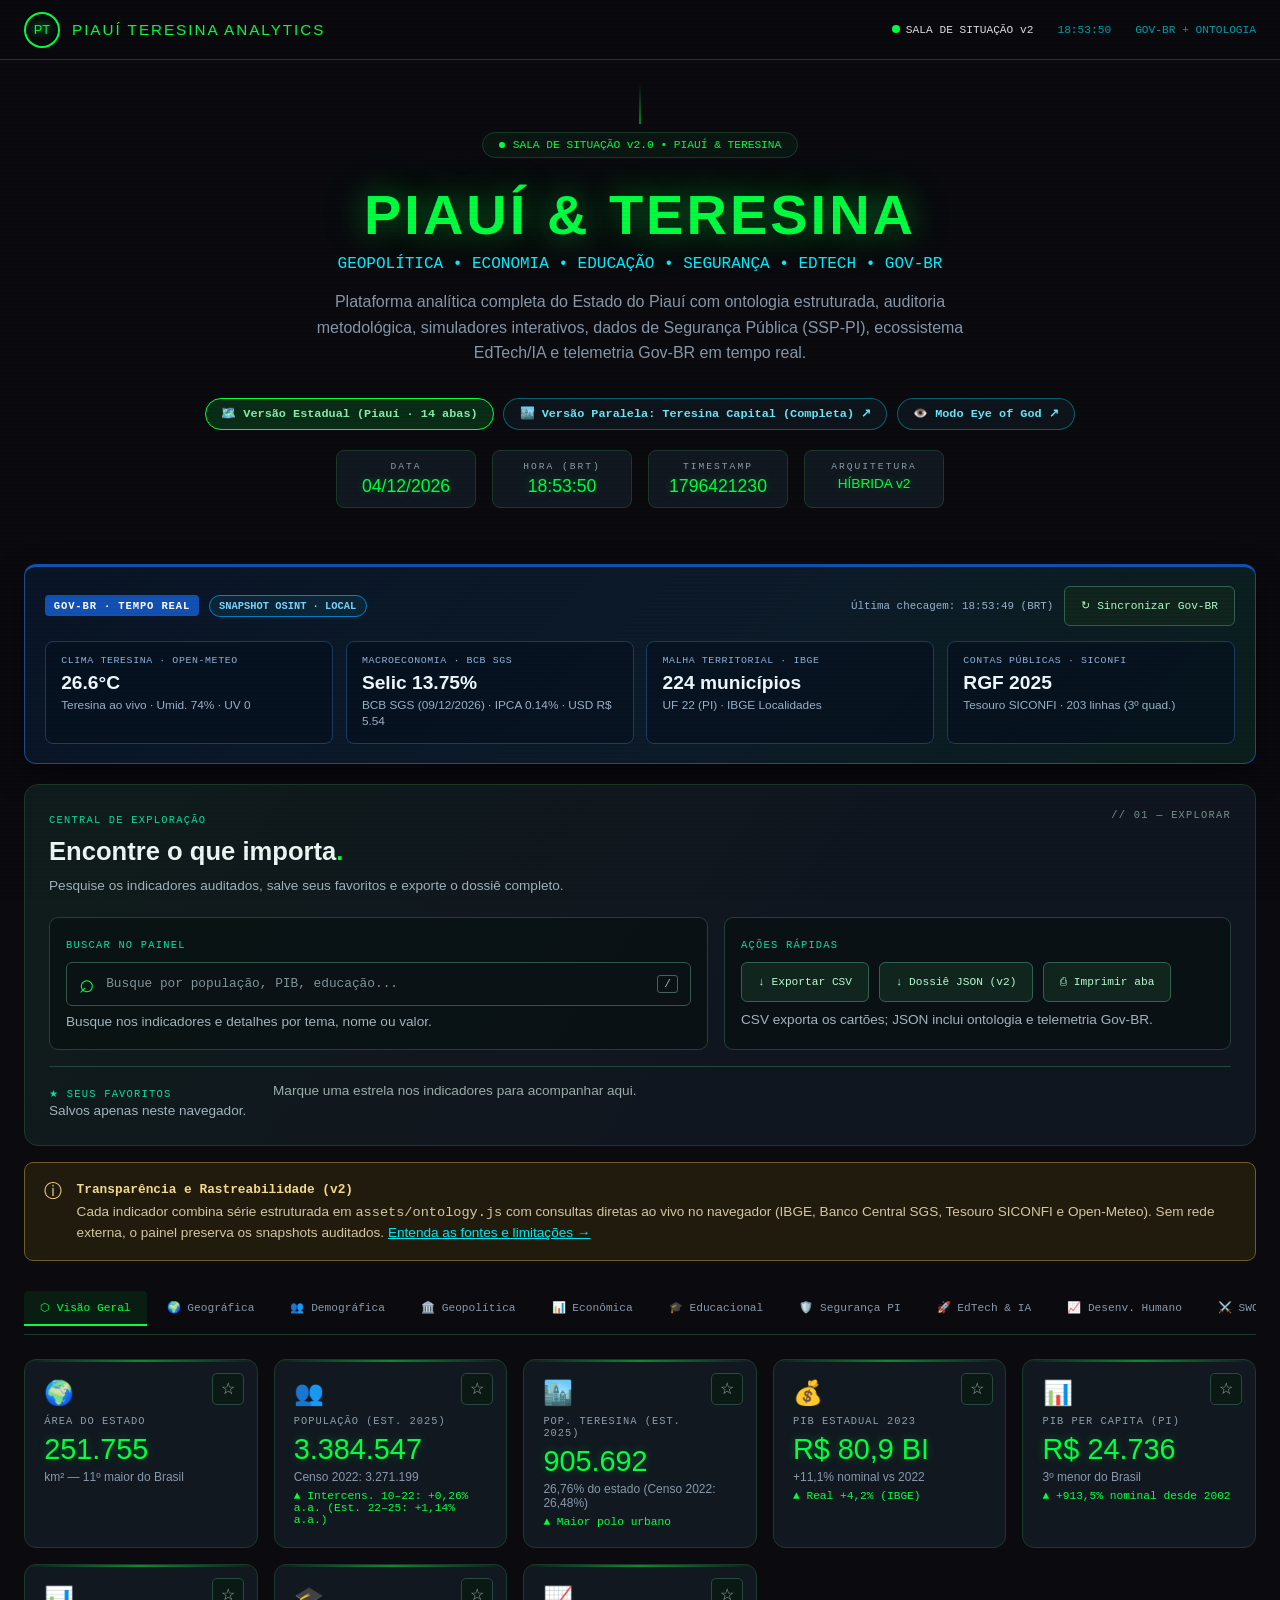
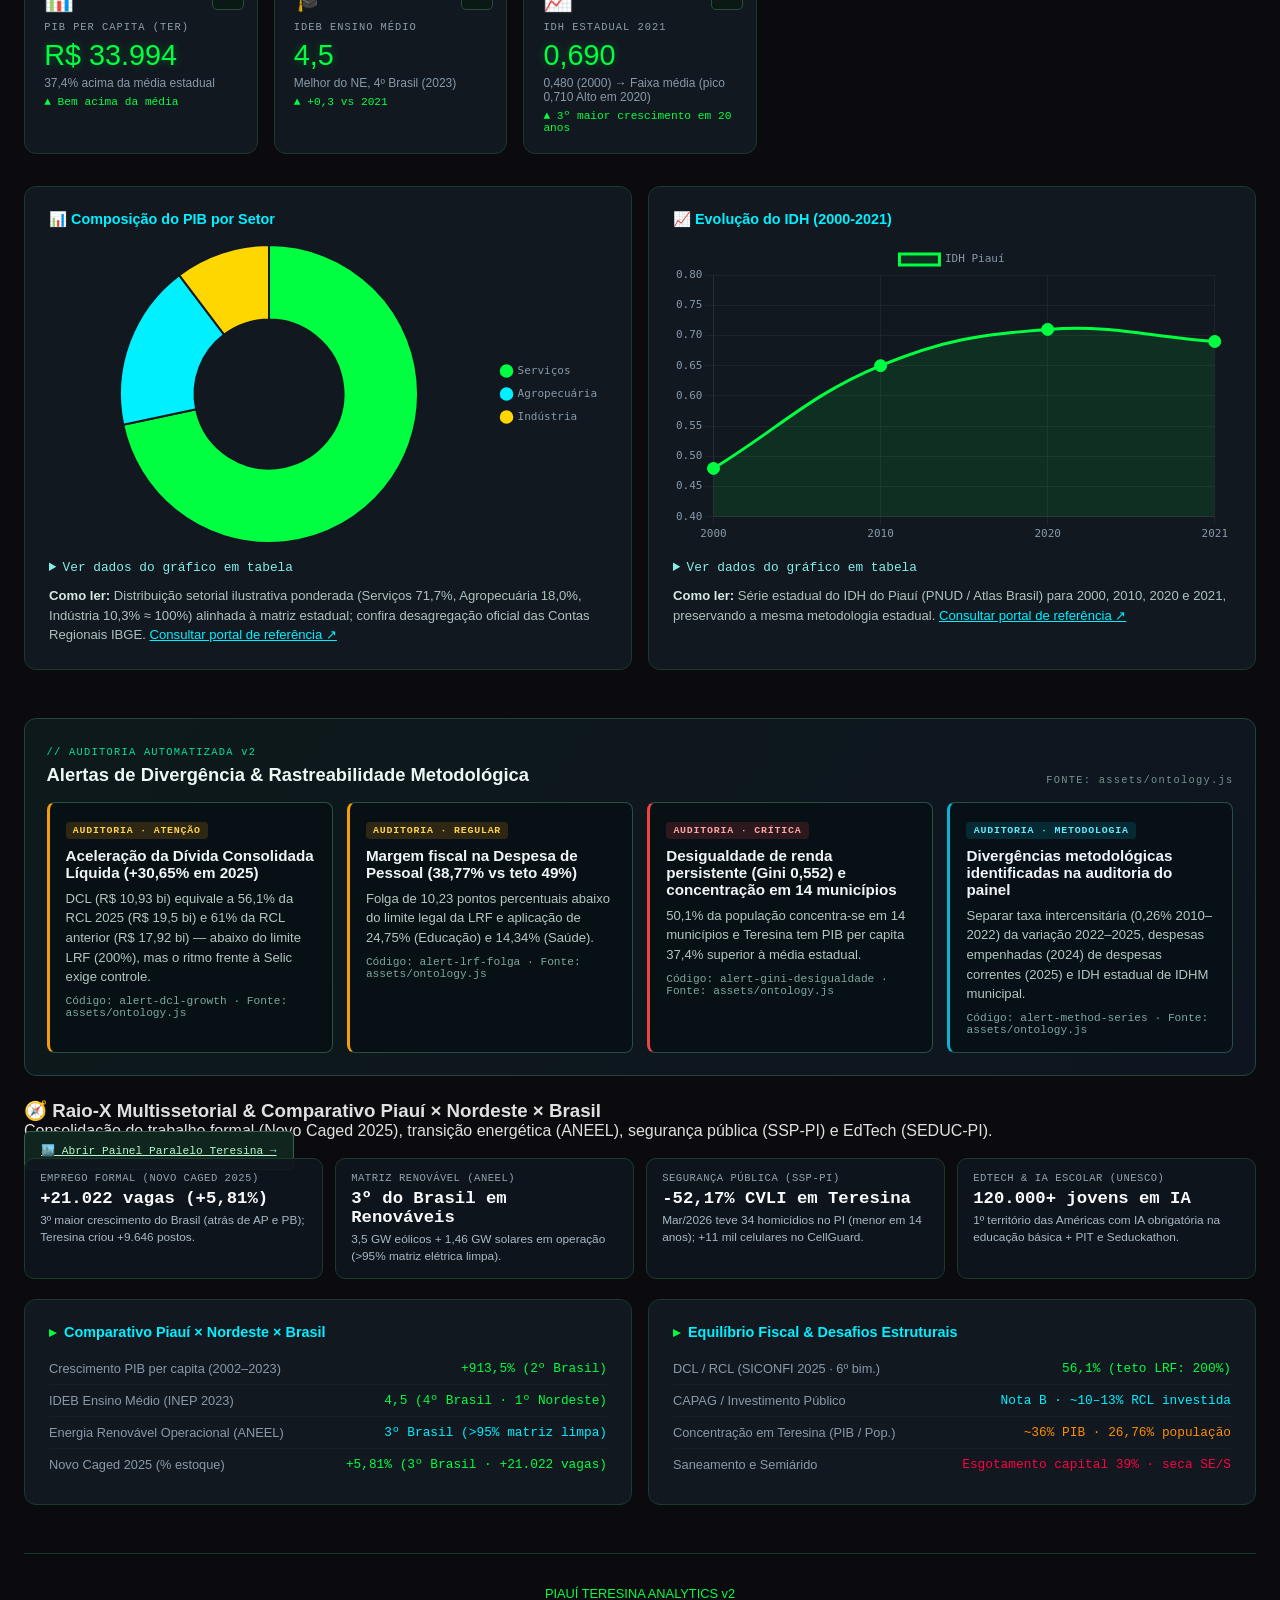
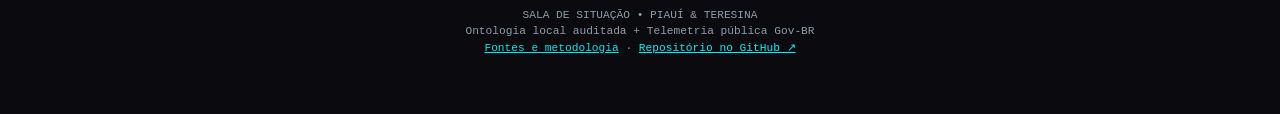
<file: index.html>
<!DOCTYPE html>
<html lang="pt-BR">
<head>
<meta charset="UTF-8">
<meta name="viewport" content="width=device-width, initial-scale=1.0">
<meta http-equiv="Content-Security-Policy" content="default-src 'self'; script-src 'self' 'unsafe-inline'; style-src 'self' 'unsafe-inline' https://fonts.googleapis.com; font-src 'self' https://fonts.gstatic.com; img-src 'self' https://i.ytimg.com data:; connect-src 'self' https://servicodados.ibge.gov.br https://api.bcb.gov.br https://apidatalake.tesouro.gov.br https://api.open-meteo.com https://api.rss2json.com https://economia.awesomeapi.com.br; frame-src https://www.youtube-nocookie.com https://www.youtube.com; object-src 'none'; base-uri 'self'; form-action 'self';">
<meta name="referrer" content="no-referrer">
<title>Piauí Teresina Analytics v2 | Sala de Situação Gov-BR &amp; C4ISR</title>
<meta name="description" content="Painel de indicadores e telemetria pública do Piauí e Teresina com ontologia estruturada, GIS e integração Gov-BR.">
<meta name="theme-color" content="#0a0a0f">
<script defer src="assets/vendor/chart.umd.js"></script>
<link rel="preconnect" href="https://fonts.googleapis.com">
<link href="https://fonts.googleapis.com/css2?family=Fira+Code:wght@300;400;500;600;700&family=Orbitron:wght@400;500;600;700;800;900&family=Rajdhani:wght@300;400;500;600;700&family=Share+Tech+Mono&display=swap" rel="stylesheet">
<style>
*, *::before, *::after { margin: 0; padding: 0; box-sizing: border-box; }

:root {
  --green: #00ff41;
  --green-dim: #00cc33;
  --green-dark: #003b00;
  --cyan: #00f0ff;
  --cyan-dim: #00a0aa;
  --red: #ff0040;
  --orange: #ff8c00;
  --yellow: #ffd700;
  --bg-primary: #0a0a0f;
  --bg-secondary: #0d1117;
  --bg-card: #111820;
  --bg-card-hover: #162030;
  --border: #1a3a2a;
  --border-glow: #00ff4133;
  --text-primary: #e0e0e0;
  --text-secondary: #8899aa;
  --text-dim: #556677;
  --font-mono: 'Fira Code', 'Courier New', monospace;
  --font-display: 'Orbitron', sans-serif;
  --font-body: 'Rajdhani', sans-serif;
}

html { scroll-behavior: smooth; }

body {
  background: var(--bg-primary);
  color: var(--text-primary);
  font-family: var(--font-body);
  overflow-x: hidden;
  min-height: 100vh;
}

/* MAIN APP */
#mainApp {
  display: block;
  opacity: 1;
  transition: opacity 0.8s ease;
}

#mainApp.visible {
  display: block;
  opacity: 1;
}

/* NAVBAR */
.navbar {
  position: fixed;
  top: 0; left: 0; right: 0;
  height: 60px;
  background: rgba(10,10,15,0.95);
  border-bottom: 1px solid var(--border);
  backdrop-filter: blur(20px);
  z-index: 1000;
  display: flex;
  align-items: center;
  justify-content: space-between;
  padding: 0 1.5rem;
}

.nav-brand {
  display: flex;
  align-items: center;
  gap: 12px;
}

.nav-logo {
  width: 36px;
  height: 36px;
  border: 2px solid var(--green);
  border-radius: 50%;
  display: flex;
  align-items: center;
  justify-content: center;
  font-family: var(--font-display);
  font-size: 0.8rem;
  color: var(--green);
  text-shadow: 0 0 8px var(--green);
  animation: pulse-glow 2s infinite;
}

@keyframes pulse-glow {
  0%, 100% { box-shadow: 0 0 5px var(--green-dim); }
  50% { box-shadow: 0 0 15px var(--green), 0 0 30px rgba(0,255,65,0.3); }
}

.nav-title {
  font-family: var(--font-display);
  font-size: clamp(0.7rem, 1.5vw, 0.95rem);
  color: var(--green);
  letter-spacing: 2px;
}

.nav-status {
  display: flex;
  align-items: center;
  gap: 1.5rem;
  font-family: var(--font-mono);
  font-size: 0.7rem;
}

.nav-status .status-dot {
  width: 8px;
  height: 8px;
  background: var(--green);
  border-radius: 50%;
  animation: blink 1s infinite;
  display: inline-block;
  margin-right: 6px;
}

@keyframes blink {
  0%, 50% { opacity: 1; }
  51%, 100% { opacity: 0.3; }
}

.nav-hash {
  color: var(--cyan-dim);
  max-width: 200px;
  overflow: hidden;
  text-overflow: ellipsis;
  white-space: nowrap;
}

/* MAIN CONTENT */
.main-content {
  margin-top: 60px;
  padding: 1.5rem;
  max-width: 1600px;
  margin-left: auto;
  margin-right: auto;
}

/* HERO SECTION */
.hero-section {
  text-align: center;
  padding: 3rem 1rem 2rem;
  position: relative;
}

.hero-section::before {
  content: '';
  position: absolute;
  top: 0; left: 50%;
  transform: translateX(-50%);
  width: 1px;
  height: 40px;
  background: linear-gradient(to bottom, transparent, var(--green));
}

.hero-badge {
  display: inline-flex;
  align-items: center;
  gap: 8px;
  background: rgba(0,255,65,0.05);
  border: 1px solid var(--border);
  border-radius: 20px;
  padding: 6px 16px;
  font-family: var(--font-mono);
  font-size: 0.7rem;
  color: var(--green);
  margin-bottom: 1.5rem;
}

.hero-badge .dot {
  width: 6px; height: 6px;
  background: var(--green);
  border-radius: 50%;
  animation: blink 1s infinite;
}

.hero-title {
  font-family: var(--font-display);
  font-size: clamp(1.8rem, 5vw, 3.5rem);
  color: var(--green);
  text-shadow: 0 0 30px rgba(0,255,65,0.4), 0 0 60px rgba(0,255,65,0.2);
  margin-bottom: 0.5rem;
  letter-spacing: 3px;
}

.hero-subtitle {
  font-family: var(--font-mono);
  font-size: clamp(0.7rem, 1.5vw, 1rem);
  color: var(--cyan);
  margin-bottom: 1rem;
}

.hero-desc {
  font-size: 1rem;
  color: var(--text-secondary);
  max-width: 700px;
  margin: 0 auto 2rem;
  line-height: 1.6;
}

.live-clock-bar {
  display: flex;
  justify-content: center;
  flex-wrap: wrap;
  gap: 1rem;
  margin-bottom: 1.5rem;
}

.clock-item {
  background: var(--bg-card);
  border: 1px solid var(--border);
  border-radius: 8px;
  padding: 10px 20px;
  text-align: center;
  min-width: 140px;
}

.clock-item .label {
  font-family: var(--font-mono);
  font-size: 0.6rem;
  color: var(--text-dim);
  text-transform: uppercase;
  letter-spacing: 2px;
  margin-bottom: 4px;
}

.clock-item .value {
  font-family: var(--font-display);
  font-size: 1.1rem;
  color: var(--green);
  text-shadow: 0 0 8px rgba(0,255,65,0.3);
}

/* TABS */
.tab-navigation {
  display: flex;
  gap: 4px;
  overflow-x: auto;
  padding: 0.5rem 0;
  margin-bottom: 1.5rem;
  border-bottom: 1px solid var(--border);
  scrollbar-width: thin;
  scrollbar-color: var(--green-dark) transparent;
}

.tab-navigation::-webkit-scrollbar { height: 4px; }
.tab-navigation::-webkit-scrollbar-track { background: transparent; }
.tab-navigation::-webkit-scrollbar-thumb { background: var(--green-dark); border-radius: 2px; }

.tab-btn {
  background: transparent;
  border: none;
  border-bottom: 2px solid transparent;
  color: var(--text-secondary);
  font-family: var(--font-mono);
  font-size: 0.7rem;
  padding: 10px 16px;
  cursor: pointer;
  white-space: nowrap;
  transition: all 0.3s ease;
  border-radius: 4px 4px 0 0;
}

.tab-btn:hover {
  color: var(--green);
  background: rgba(0,255,65,0.05);
}

.tab-btn.active {
  color: var(--green);
  border-bottom-color: var(--green);
  background: rgba(0,255,65,0.08);
}

.tab-content {
  display: none;
  animation: fadeIn 0.5s ease;
}

.tab-content.active { display: block; }

@keyframes fadeIn {
  from { opacity: 0; transform: translateY(10px); }
  to { opacity: 1; transform: translateY(0); }
}

/* KPI GRID */
.kpi-grid {
  display: grid;
  grid-template-columns: repeat(auto-fit, minmax(220px, 1fr));
  gap: 1rem;
  margin-bottom: 2rem;
}

.kpi-card {
  background: var(--bg-card);
  border: 1px solid var(--border);
  border-radius: 12px;
  padding: 1.2rem;
  position: relative;
  overflow: hidden;
  transition: all 0.3s ease;
}

.kpi-card:hover {
  border-color: var(--green-dim);
  background: var(--bg-card-hover);
  transform: translateY(-2px);
  box-shadow: 0 8px 25px rgba(0,255,65,0.08);
}

.kpi-card::before {
  content: '';
  position: absolute;
  top: 0; left: 0;
  width: 100%; height: 2px;
  background: linear-gradient(90deg, transparent, var(--green), transparent);
  opacity: 0.5;
}

.kpi-card .kpi-icon {
  font-size: 1.5rem;
  margin-bottom: 0.5rem;
}

.kpi-card .kpi-label {
  font-family: var(--font-mono);
  font-size: 0.65rem;
  color: var(--text-dim);
  text-transform: uppercase;
  letter-spacing: 1px;
  margin-bottom: 6px;
}

.kpi-card .kpi-value {
  font-family: var(--font-display);
  font-size: clamp(1.2rem, 2.5vw, 1.8rem);
  color: var(--green);
  text-shadow: 0 0 10px rgba(0,255,65,0.3);
  margin-bottom: 4px;
}

.kpi-card .kpi-sub {
  font-size: 0.75rem;
  color: var(--text-secondary);
}

.kpi-card .kpi-change {
  font-family: var(--font-mono);
  font-size: 0.7rem;
  margin-top: 6px;
  display: flex;
  align-items: center;
  gap: 4px;
}

.kpi-change.up { color: var(--green); }
.kpi-change.down { color: var(--red); }
.kpi-change.neutral { color: var(--orange); }

/* DATA CARDS */
.data-section {
  margin-bottom: 2rem;
}

.section-header {
  display: flex;
  align-items: center;
  gap: 12px;
  margin-bottom: 1.2rem;
  padding-bottom: 0.8rem;
  border-bottom: 1px solid var(--border);
}

.section-icon {
  width: 40px;
  height: 40px;
  border-radius: 10px;
  display: flex;
  align-items: center;
  justify-content: center;
  font-size: 1.2rem;
  background: rgba(0,255,65,0.08);
  border: 1px solid var(--border);
}

.section-title {
  font-family: var(--font-display);
  font-size: clamp(0.9rem, 2vw, 1.3rem);
  color: var(--green);
  letter-spacing: 1px;
}

.section-subtitle {
  font-family: var(--font-mono);
  font-size: 0.65rem;
  color: var(--text-dim);
}

/* DETAIL CARDS */
.detail-grid {
  display: grid;
  grid-template-columns: repeat(auto-fit, minmax(350px, 1fr));
  gap: 1rem;
  margin-bottom: 1.5rem;
}

.detail-card {
  background: var(--bg-card);
  border: 1px solid var(--border);
  border-radius: 12px;
  padding: 1.5rem;
  transition: all 0.3s ease;
}

.detail-card:hover {
  border-color: var(--green-dim);
  box-shadow: 0 4px 20px rgba(0,255,65,0.05);
}

.detail-card h3 {
  font-family: var(--font-display);
  font-size: 0.9rem;
  color: var(--cyan);
  margin-bottom: 0.8rem;
  display: flex;
  align-items: center;
  gap: 8px;
}

.detail-card h3::before {
  content: '▸';
  color: var(--green);
}

.data-row {
  display: flex;
  justify-content: space-between;
  align-items: center;
  padding: 8px 0;
  border-bottom: 1px solid rgba(255,255,255,0.03);
  font-size: 0.85rem;
}

.data-row:last-child { border-bottom: none; }

.data-row .data-label {
  color: var(--text-secondary);
  font-size: 0.8rem;
}

.data-row .data-value {
  font-family: var(--font-mono);
  color: var(--green);
  font-size: 0.8rem;
  text-align: right;
}

.data-row .data-value.warn { color: var(--orange); }
.data-row .data-value.danger { color: var(--red); }
.data-row .data-value.info { color: var(--cyan); }

/* SWOT */
.swot-grid {
  display: grid;
  grid-template-columns: repeat(auto-fit, minmax(280px, 1fr));
  gap: 1rem;
  margin-bottom: 1.5rem;
}

.swot-card {
  border-radius: 12px;
  padding: 1.5rem;
  border: 1px solid;
}

.swot-card.strengths {
  background: rgba(0,255,65,0.03);
  border-color: rgba(0,255,65,0.2);
}

.swot-card.weaknesses {
  background: rgba(255,0,64,0.03);
  border-color: rgba(255,0,64,0.2);
}

.swot-card.opportunities {
  background: rgba(0,240,255,0.03);
  border-color: rgba(0,240,255,0.2);
}

.swot-card.threats {
  background: rgba(255,140,0,0.03);
  border-color: rgba(255,140,0,0.2);
}

.swot-card h4 {
  font-family: var(--font-display);
  font-size: 0.85rem;
  margin-bottom: 1rem;
  letter-spacing: 1px;
}

.swot-card.strengths h4 { color: var(--green); }
.swot-card.weaknesses h4 { color: var(--red); }
.swot-card.opportunities h4 { color: var(--cyan); }
.swot-card.threats h4 { color: var(--orange); }

.swot-item {
  font-size: 0.8rem;
  color: var(--text-secondary);
  padding: 6px 0;
  padding-left: 16px;
  position: relative;
  line-height: 1.4;
}

.swot-item::before {
  content: '•';
  position: absolute;
  left: 0;
  font-weight: bold;
}

.swot-card.strengths .swot-item::before { color: var(--green); }
.swot-card.weaknesses .swot-item::before { color: var(--red); }
.swot-card.opportunities .swot-item::before { color: var(--cyan); }
.swot-card.threats .swot-item::before { color: var(--orange); }

/* CHARTS */
.chart-container {
  background: var(--bg-card);
  border: 1px solid var(--border);
  border-radius: 12px;
  padding: 1.5rem;
  margin-bottom: 1.5rem;
}

.chart-container h3 {
  font-family: var(--font-display);
  font-size: 0.9rem;
  color: var(--cyan);
  margin-bottom: 1rem;
  display: flex;
  align-items: center;
  gap: 8px;
}

.chart-wrapper {
  position: relative;
  height: 300px;
  width: 100%;
}

.charts-grid {
  display: grid;
  grid-template-columns: repeat(auto-fit, minmax(400px, 1fr));
  gap: 1rem;
  margin-bottom: 1.5rem;
}

/* TERMINAL */
.terminal-box {
  background: #000;
  border: 1px solid var(--border);
  border-radius: 8px;
  padding: 1rem;
  font-family: var(--font-mono);
  font-size: 0.75rem;
  color: var(--green-dim);
  max-height: 300px;
  overflow-y: auto;
  margin-bottom: 1.5rem;
  scrollbar-width: thin;
  scrollbar-color: var(--green-dark) transparent;
}

.terminal-box::-webkit-scrollbar { width: 4px; }
.terminal-box::-webkit-scrollbar-track { background: transparent; }
.terminal-box::-webkit-scrollbar-thumb { background: var(--green-dark); border-radius: 2px; }

.terminal-line {
  margin-bottom: 2px;
  line-height: 1.6;
}

.terminal-line .prompt {
  color: var(--green);
}

.terminal-line .info {
  color: var(--cyan);
}

.terminal-line .warn {
  color: var(--orange);
}

.terminal-line .val {
  color: var(--yellow);
}

/* FOOTER */
.app-footer {
  text-align: center;
  padding: 2rem 1rem;
  border-top: 1px solid var(--border);
  margin-top: 3rem;
}

.app-footer p {
  font-family: var(--font-mono);
  font-size: 0.7rem;
  color: var(--text-dim);
  margin-bottom: 4px;
}

/* RESPONSIVE */
@media (max-width: 768px) {
  .main-content { padding: 1rem; }
  .kpi-grid { grid-template-columns: repeat(2, 1fr); }
  .detail-grid { grid-template-columns: 1fr; }
  .charts-grid { grid-template-columns: 1fr; }
  .swot-grid { grid-template-columns: 1fr; }
  .nav-status { display: none; }
  .live-clock-bar { gap: 0.5rem; }
  .clock-item { min-width: 100px; padding: 8px 12px; }
}

@media (max-width: 480px) {
  .kpi-grid { grid-template-columns: 1fr; }
  .tab-btn { font-size: 0.6rem; padding: 8px 10px; }
}

/* SCANLINE EFFECT */
.scanlines {
  position: fixed;
  top: 0; left: 0;
  width: 100%; height: 100%;
  pointer-events: none;
  z-index: 9998;
  background: repeating-linear-gradient(
    0deg,
    transparent,
    transparent 2px,
    rgba(0,0,0,0.03) 2px,
    rgba(0,0,0,0.03) 4px
  );
}

/* Glitch animation for titles */
@keyframes glitch {
  0% { transform: translate(0); }
  20% { transform: translate(-2px, 2px); }
  40% { transform: translate(-2px, -2px); }
  60% { transform: translate(2px, 2px); }
  80% { transform: translate(2px, -2px); }
  100% { transform: translate(0); }
}

/* Custom scrollbar */
::-webkit-scrollbar { width: 6px; }
::-webkit-scrollbar-track { background: var(--bg-primary); }
::-webkit-scrollbar-thumb { background: var(--green-dark); border-radius: 3px; }
::-webkit-scrollbar-thumb:hover { background: var(--green-dim); }
</style>
<link rel="stylesheet" href="assets/enhancements.css">
<link rel="stylesheet" href="assets/eye-of-god.css">
<noscript><style>.tab-content{display:block!important;margin-bottom:2rem}.dashboard-tools,.tab-navigation,.data-notice button{display:none!important}</style></noscript>
</head>
<body>
<a class="skip-link" href="#mainContent">Pular para o conteúdo</a>
<noscript><div class="noscript-alert">O conteúdo está disponível abaixo. Ative o JavaScript para usar as abas, a busca e os gráficos interativos.</div></noscript>

<!-- SCANLINES OVERLAY -->
<div class="scanlines"></div>

<!-- MAIN APP -->
<div id="mainApp">
  <!-- NAVBAR -->
  <nav class="navbar">
    <div class="nav-brand">
      <div class="nav-logo">PT</div>
      <div class="nav-title">PIAUÍ TERESINA ANALYTICS</div>
    </div>
    <div class="nav-status">
      <span><span class="status-dot"></span>SALA DE SITUAÇÃO v2</span>
      <span id="navTime" class="nav-hash">00:00:00</span>
      <span class="nav-hash">GOV-BR + ONTOLOGIA</span>
    </div>
  </nav>

  <main class="main-content" id="mainContent" tabindex="-1">
    <!-- HERO -->
    <div class="hero-section">
      <div class="hero-badge">
        <span class="dot"></span>
        SALA DE SITUAÇÃO v2.0 • PIAUÍ &amp; TERESINA
      </div>
      <h1 class="hero-title">PIAUÍ & TERESINA</h1>
      <p class="hero-subtitle">GEOPOLÍTICA • ECONOMIA • EDUCAÇÃO • SEGURANÇA • EDTECH • GOV-BR</p>
      <p class="hero-desc">
        Plataforma analítica completa do Estado do Piauí com ontologia estruturada, auditoria metodológica, simuladores interativos, dados de Segurança Pública (SSP-PI), ecossistema EdTech/IA e telemetria Gov-BR em tempo real.
      </p>
      <div class="edition-switcher" role="navigation" aria-label="Versões do painel">
        <span class="edition-pill active" aria-current="page">🗺️ Versão Estadual (Piauí · 14 abas)</span>
        <a class="edition-pill link" href="teresina/">🏙️ Versão Paralela: Teresina Capital (Completa) ↗</a>
        <a class="edition-pill link" href="eyeofgod/">👁️ Modo Eye of God ↗</a>
      </div>
      <div class="live-clock-bar">
        <div class="clock-item">
          <div class="label">Data</div>
          <div class="value" id="clockDate">--/--/----</div>
        </div>
        <div class="clock-item">
          <div class="label">Hora (BRT)</div>
          <div class="value" id="clockTime">--:--:--</div>
        </div>
        <div class="clock-item">
          <div class="label">Timestamp</div>
          <div class="value" id="clockTimestamp">----------</div>
        </div>
        <div class="clock-item">
          <div class="label">Arquitetura</div>
          <div class="value" style="font-size:0.85rem;">HÍBRIDA v2</div>
        </div>
      </div>
    </div>

    <!-- SALA DE SITUAÇÃO GOV-BR EM TEMPO REAL -->
    <section id="govLiveBar" class="gov-live-bar" aria-label="Telemetria em tempo real Gov-BR">
      <div class="gov-live-head">
        <div class="gov-live-title">
          <span class="gov-br-pill">GOV-BR · TEMPO REAL</span>
          <span id="govLiveBadge" class="gov-live-badge" data-state="baseline">BASE LOCAL (ESTÁTICA)</span>
        </div>
        <div class="gov-live-controls">
          <span id="govLiveTimestamp" class="gov-live-timestamp">Aguardando sincronização</span>
          <button type="button" class="tool-button" id="govSyncNow">↻ Sincronizar Gov-BR</button>
        </div>
      </div>
      <div class="gov-live-grid">
        <div class="gov-live-card">
          <span>CLIMA TERESINA · OPEN-METEO</span>
          <strong id="govLiveWeather">Estático</strong>
          <small id="govLiveWeatherSub">Teresina: conecte para clima ao vivo</small>
        </div>
        <div class="gov-live-card">
          <span>MACROECONOMIA · BCB SGS</span>
          <strong id="govLiveBcb">BCB SGS</strong>
          <small id="govLiveBcbSub">Selic / IPCA / PTAX aguardando sync</small>
        </div>
        <div class="gov-live-card">
          <span>MALHA TERRITORIAL · IBGE</span>
          <strong id="govLiveIbge">224 municípios</strong>
          <small id="govLiveIbgeSub">UF 22 (PI) · IBGE Localidades</small>
        </div>
        <div class="gov-live-card">
          <span>CONTAS PÚBLICAS · SICONFI</span>
          <strong id="govLiveSiconfi">DCL 56,1% RCL</strong>
          <small id="govLiveSiconfiSub">R$ 10,93 bi / R$ 19,5 bi (61% ref. ant.)</small>
        </div>
      </div>
    </section>

    <section class="dashboard-tools" aria-label="Ferramentas do painel">
      <div class="tools-heading"><div><span class="eyebrow">CENTRAL DE EXPLORAÇÃO</span><h2>Encontre o que importa<span class="heading-dot">.</span></h2><p>Pesquise os indicadores auditados, salve seus favoritos e exporte o dossiê completo.</p></div><span class="tool-index">// 01 — EXPLORAR</span></div>
      <div class="tools-grid">
        <div class="search-area">
          <label for="dashboardSearch">BUSCAR NO PAINEL</label>
          <div class="search-input-wrap"><span aria-hidden="true">⌕</span><input id="dashboardSearch" type="search" autocomplete="off" placeholder="Busque por população, PIB, educação..." aria-describedby="searchHint"><kbd>/</kbd></div>
          <p id="searchHint">Busque nos indicadores e detalhes por tema, nome ou valor.</p>
          <div id="searchResults" class="search-results" aria-live="polite" hidden></div>
        </div>
        <div class="quick-actions"><span class="tool-label">AÇÕES RÁPIDAS</span><div class="action-row"><button type="button" class="tool-button" id="exportCsv">↓ Exportar CSV</button><button type="button" class="tool-button" id="exportDossier">↓ Dossiê JSON (v2)</button><button type="button" class="tool-button" id="printPage">⎙ Imprimir aba</button></div><p>CSV exporta os cartões; JSON inclui ontologia e telemetria Gov-BR.</p></div>
      </div>
      <div class="favorites-panel"><div><span class="tool-label">★ SEUS FAVORITOS</span><p id="favoritesStatus" aria-live="polite">Salvos apenas neste navegador.</p></div><div id="favoritesList" class="favorites-list"><span class="empty-favorites">Marque uma estrela nos indicadores para acompanhar aqui.</span></div></div>
    </section>
    <aside class="data-notice"><span aria-hidden="true">ⓘ</span><div><strong>Transparência e Rastreabilidade (v2)</strong><p>Cada indicador combina série estruturada em <code>assets/ontology.js</code> com consultas diretas ao vivo no navegador (IBGE, Banco Central SGS, Tesouro SICONFI e Open-Meteo). Sem rede externa, o painel preserva os snapshots auditados. <button type="button" class="text-link" data-open-tab="fontes">Entenda as fontes e limitações →</button></p></div></aside>

    <!-- TABS -->
    <div class="tab-navigation" id="tabNav" role="tablist" aria-label="Seções do painel">
      <button type="button" class="tab-btn active" data-tab="overview" id="btn-overview" role="tab" aria-controls="tab-overview" aria-selected="true" tabindex="0">⬡ Visão Geral</button>
      <button type="button" class="tab-btn" data-tab="geo" id="btn-geo" role="tab" aria-controls="tab-geo" aria-selected="false" tabindex="-1">🌍 Geográfica</button>
      <button type="button" class="tab-btn" data-tab="demo" id="btn-demo" role="tab" aria-controls="tab-demo" aria-selected="false" tabindex="-1">👥 Demográfica</button>
      <button type="button" class="tab-btn" data-tab="geo-pol" id="btn-geo-pol" role="tab" aria-controls="tab-geo-pol" aria-selected="false" tabindex="-1">🏛️ Geopolítica</button>
      <button type="button" class="tab-btn" data-tab="eco" id="btn-eco" role="tab" aria-controls="tab-eco" aria-selected="false" tabindex="-1">📊 Econômica</button>
      <button type="button" class="tab-btn" data-tab="edu" id="btn-edu" role="tab" aria-controls="tab-edu" aria-selected="false" tabindex="-1">🎓 Educacional</button>
      <button type="button" class="tab-btn" data-tab="seguranca" id="btn-seguranca" role="tab" aria-controls="tab-seguranca" aria-selected="false" tabindex="-1">🛡️ Segurança PI</button>
      <button type="button" class="tab-btn" data-tab="edtech" id="btn-edtech" role="tab" aria-controls="tab-edtech" aria-selected="false" tabindex="-1">🚀 EdTech & IA</button>
      <button type="button" class="tab-btn" data-tab="idh" id="btn-idh" role="tab" aria-controls="tab-idh" aria-selected="false" tabindex="-1">📈 Desenv. Humano</button>
      <button type="button" class="tab-btn" data-tab="swot" id="btn-swot" role="tab" aria-controls="tab-swot" aria-selected="false" tabindex="-1">⚔️ SWOT</button>
      <button type="button" class="tab-btn" data-tab="spia" id="btn-spia" role="tab" aria-controls="tab-spia" aria-selected="false" tabindex="-1">◉ SPIA Piauí</button>
      <button type="button" class="tab-btn" data-tab="eye-of-god" id="btn-eye-of-god" role="tab" aria-controls="tab-eye-of-god" aria-selected="false" tabindex="-1">👁️ Eye of God</button>
      <button type="button" class="tab-btn" data-tab="terminal" id="btn-terminal" role="tab" aria-controls="tab-terminal" aria-selected="false" tabindex="-1">💻 Terminal</button>
      <button type="button" class="tab-btn" data-tab="fontes" id="btn-fontes" role="tab" aria-controls="tab-fontes" aria-selected="false" tabindex="-1">◈ Fontes & método</button>
    </div>

    <!-- TAB: OVERVIEW -->
    <div class="tab-content active" id="tab-overview" role="tabpanel" aria-labelledby="btn-overview" tabindex="0">
      <div class="kpi-grid">
        <div class="kpi-card">
          <div class="kpi-icon">🌍</div>
          <div class="kpi-label">Área do Estado</div>
          <div class="kpi-value">251.755</div>
          <div class="kpi-sub">km² — 11º maior do Brasil</div>
        </div>
        <div class="kpi-card">
          <div class="kpi-icon">👥</div>
          <div class="kpi-label">População (Est. 2025)</div>
          <div class="kpi-value">3.384.547</div>
          <div class="kpi-sub">Censo 2022: 3.271.199</div>
          <div class="kpi-change up">▲ Intercens. 10–22: +0,26% a.a. (Est. 22–25: +1,14% a.a.)</div>
        </div>
        <div class="kpi-card">
          <div class="kpi-icon">🏙️</div>
          <div class="kpi-label">Pop. Teresina (Est. 2025)</div>
          <div class="kpi-value">905.692</div>
          <div class="kpi-sub">26,76% do estado (Censo 2022: 26,48%)</div>
          <div class="kpi-change up">▲ Maior polo urbano</div>
        </div>
        <div class="kpi-card">
          <div class="kpi-icon">💰</div>
          <div class="kpi-label">PIB Estadual 2023</div>
          <div class="kpi-value">R$ 80,9 BI</div>
          <div class="kpi-sub">+11,1% nominal vs 2022</div>
          <div class="kpi-change up">▲ Real +4,2% (IBGE)</div>
        </div>
        <div class="kpi-card">
          <div class="kpi-icon">📊</div>
          <div class="kpi-label">PIB Per Capita (PI)</div>
          <div class="kpi-value">R$ 24.736</div>
          <div class="kpi-sub">3º menor do Brasil</div>
          <div class="kpi-change up">▲ +913,5% nominal desde 2002</div>
        </div>
        <div class="kpi-card">
          <div class="kpi-icon">📊</div>
          <div class="kpi-label">PIB Per Capita (TER)</div>
          <div class="kpi-value">R$ 33.994</div>
          <div class="kpi-sub">37,4% acima da média estadual</div>
          <div class="kpi-change up">▲ Bem acima da média</div>
        </div>
        <div class="kpi-card">
          <div class="kpi-icon">🎓</div>
          <div class="kpi-label">IDEB Ensino Médio</div>
          <div class="kpi-value">4,5</div>
          <div class="kpi-sub">Melhor do NE, 4º Brasil (2023)</div>
          <div class="kpi-change up">▲ +0,3 vs 2021</div>
        </div>
        <div class="kpi-card">
          <div class="kpi-icon">📈</div>
          <div class="kpi-label">IDH Estadual 2021</div>
          <div class="kpi-value">0,690</div>
          <div class="kpi-sub">0,480 (2000) → Faixa média (pico 0,710 Alto em 2020)</div>
          <div class="kpi-change up">▲ 3º maior crescimento em 20 anos</div>
        </div>
      </div>

      <!-- Quick Charts -->
      <div class="charts-grid">
        <div class="chart-container">
          <h3>📊 Composição do PIB por Setor</h3>
          <div class="chart-wrapper">
            <canvas id="chartPIBSetores"></canvas>
          </div>
        </div>
        <div class="chart-container">
          <h3>📈 Evolução do IDH (2000-2021)</h3>
          <div class="chart-wrapper">
            <canvas id="chartIDH"></canvas>
          </div>
        </div>
      </div>

      <!-- Detector de Anomalias & Auditoria Metodológica v2 -->
      <section class="anomaly-panel" aria-label="Auditoria e alertas de divergência">
        <div class="anomaly-head">
          <div>
            <span class="eyebrow">// AUDITORIA AUTOMATIZADA v2</span>
            <h3>Alertas de Divergência &amp; Rastreabilidade Metodológica</h3>
          </div>
          <span class="tool-index">FONTE: assets/ontology.js</span>
        </div>
        <div id="analyticsAnomalies" class="anomaly-grid"></div>
      </section>

      <!-- Síntese Multissetorial Piauí x Nordeste x Brasil -->
      <section class="v2-module" style="margin-top:1.25rem;" aria-label="Síntese comparativa multissetorial">
        <div class="v2-head">
          <div>
            <h3>🧭 Raio-X Multissetorial &amp; Comparativo Piauí × Nordeste × Brasil</h3>
            <p class="v2-sub">Consolidação de trabalho formal (Novo Caged 2025), transição energética (ANEEL), segurança pública (SSP-PI) e EdTech (SEDUC-PI).</p>
          </div>
          <a class="tool-button" href="teresina/">🏙️ Abrir Painel Paralelo Teresina →</a>
        </div>
        <div class="edu-stat-strip">
          <div class="edu-stat-box">
            <span>Emprego Formal (Novo Caged 2025)</span>
            <strong>+21.022 vagas (+5,81%)</strong>
            <small>3º maior crescimento do Brasil (atrás de AP e PB); Teresina criou +9.646 postos.</small>
          </div>
          <div class="edu-stat-box">
            <span>Matriz Renovável (ANEEL)</span>
            <strong>3º do Brasil em Renováveis</strong>
            <small>3,5 GW eólicos + 1,46 GW solares em operação (&gt;95% matriz elétrica limpa).</small>
          </div>
          <div class="edu-stat-box">
            <span>Segurança Pública (SSP-PI)</span>
            <strong>-52,17% CVLI em Teresina</strong>
            <small>Mar/2026 teve 34 homicídios no PI (menor em 14 anos); +11 mil celulares no CellGuard.</small>
          </div>
          <div class="edu-stat-box">
            <span>EdTech &amp; IA Escolar (UNESCO)</span>
            <strong>120.000+ jovens em IA</strong>
            <small>1º território das Américas com IA obrigatória na educação básica + PIT e Seduckathon.</small>
          </div>
        </div>
        <div class="detail-grid" style="margin-top:1rem;">
          <div class="detail-card">
            <h3>Comparativo Piauí × Nordeste × Brasil</h3>
            <div class="data-row"><span class="data-label">Crescimento PIB per capita (2002–2023)</span><span class="data-value" style="color:var(--green);">+913,5% (2º Brasil)</span></div>
            <div class="data-row"><span class="data-label">IDEB Ensino Médio (INEP 2023)</span><span class="data-value">4,5 (4º Brasil · 1º Nordeste)</span></div>
            <div class="data-row"><span class="data-label">Energia Renovável Operacional (ANEEL)</span><span class="data-value info">3º Brasil (&gt;95% matriz limpa)</span></div>
            <div class="data-row"><span class="data-label">Novo Caged 2025 (% estoque)</span><span class="data-value">+5,81% (3º Brasil · +21.022 vagas)</span></div>
          </div>
          <div class="detail-card">
            <h3>Equilíbrio Fiscal &amp; Desafios Estruturais</h3>
            <div class="data-row"><span class="data-label">DCL / RCL (SICONFI 2025 · 6º bim.)</span><span class="data-value">56,1% (teto LRF: 200%)</span></div>
            <div class="data-row"><span class="data-label">CAPAG / Investimento Público</span><span class="data-value info">Nota B · ~10–13% RCL investida</span></div>
            <div class="data-row"><span class="data-label">Concentração em Teresina (PIB / Pop.)</span><span class="data-value warn">~36% PIB · 26,76% população</span></div>
            <div class="data-row"><span class="data-label">Saneamento e Semiárido</span><span class="data-value danger">Esgotamento capital 39% · seca SE/S</span></div>
          </div>
        </div>
      </section>
    </div>

    <!-- TAB: GEOGRÁFICA -->
    <div class="tab-content" id="tab-geo" role="tabpanel" aria-labelledby="btn-geo" tabindex="0">
      <div class="data-section">
        <div class="section-header">
          <div class="section-icon">🌍</div>
          <div>
            <div class="section-title">Análise Geográfica</div>
            <div class="section-subtitle">Relevo, Clima, Hidrografia, Vegetação e Recursos</div>
          </div>
        </div>

        <div class="detail-grid">
          <div class="detail-card">
            <h3>Localização e Dimensões</h3>
            <div class="data-row">
              <span class="data-label">Área Total</span>
              <span class="data-value">251.755 km²</span>
            </div>
            <div class="data-row">
              <span class="data-label">Ranking Nacional</span>
              <span class="data-value info">11º maior estado</span>
            </div>
            <div class="data-row">
              <span class="data-label">Densidade Demográfica</span>
              <span class="data-value warn">12,99 hab/km² (2022) · 13,44 (Est. 2025)</span>
            </div>
            <div class="data-row">
              <span class="data-label">Região</span>
              <span class="data-value">Nordeste</span>
            </div>
            <div class="data-row">
              <span class="data-label">Divisas</span>
              <span class="data-value" style="font-size:0.7rem;">MA (O), CE/PE (L), BA (S), TO (SO)</span>
            </div>
            <div class="data-row">
              <span class="data-label">Litoral</span>
              <span class="data-value warn">66 km atlânticos no norte (4 municípios)</span>
            </div>
          </div>

          <div class="detail-card">
            <h3>Relevo</h3>
            <div class="data-row">
              <span class="data-label">Predomínio</span>
              <span class="data-value">Plano (82% < 600m)</span>
            </div>
            <div class="data-row">
              <span class="data-label">Planícies</span>
              <span class="data-value info">Litorâneas/aluvionares (norte)</span>
            </div>
            <div class="data-row">
              <span class="data-label">Planalto</span>
              <span class="data-value">Bacia do Parnaíba (central)</span>
            </div>
            <div class="data-row">
              <span class="data-label">Chapadas</span>
              <span class="data-value">Ibiapaba, Araripe, Tabatinga, Mangabeiras</span>
            </div>
            <div class="data-row">
              <span class="data-label">Altitude Máx.</span>
              <span class="data-value">~900m</span>
            </div>
          </div>

          <div class="detail-card">
            <h3>Clima e Hidrografia</h3>
            <div class="data-row">
              <span class="data-label">Clima Dominante</span>
              <span class="data-value">Semiárido</span>
            </div>
            <div class="data-row">
              <span class="data-label">Temperatura</span>
              <span class="data-value warn">Média ~27,5°C · Máximas &gt;33°C (B-O-B)</span>
            </div>
            <div class="data-row">
              <span class="data-label">Clima Sul/Litoral</span>
              <span class="data-value info">Tropical subúmido / transição</span>
            </div>
            <div class="data-row">
              <span class="data-label">Bacia Principal</span>
              <span class="data-value">Rio Parnaíba</span>
            </div>
            <div class="data-row">
              <span class="data-label">Afluentes</span>
              <span class="data-value" style="font-size:0.7rem;">Poti, Gurgueia, Uruçuí-Preto, Canindé, Longá</span>
            </div>
            <div class="data-row">
              <span class="data-label">Lagoas</span>
              <span class="data-value">Parnaguá e Cajueiro</span>
            </div>
          </div>

          <div class="detail-card">
            <h3>Vegetação e Recursos</h3>
            <div class="data-row">
              <span class="data-label">Vegetação</span>
              <span class="data-value">Caatinga, Cerrado (SO), Mata dos Cocais e Delta</span>
            </div>
            <div class="data-row">
              <span class="data-label">Minérios</span>
              <span class="data-value info">Níquel, Ferro, Diamante, Fósforo</span>
            </div>
            <div class="data-row">
              <span class="data-label">Agropecuária</span>
              <span class="data-value">Expansão da soja no Sudoeste (MATOPIBA / Cerrados)</span>
            </div>
            <div class="data-row">
              <span class="data-label">Energias Renováveis</span>
              <span class="data-value" style="font-size:0.7rem;">+2.500% capacidade 2013–2022</span>
            </div>
            <div class="data-row">
              <span class="data-label">Destaque</span>
              <span class="data-value" style="color:var(--green);">Complexos eólicos/solares líderes (&gt;95% matriz limpa)</span>
            </div>
          </div>

          <div class="detail-card">
            <h3>Teresina — Dados Geográficos</h3>
            <div class="data-row">
              <span class="data-label">Área</span>
              <span class="data-value">1.391 km²</span>
            </div>
            <div class="data-row">
              <span class="data-label">Localização</span>
              <span class="data-value info">Confluência Parnaíba-Poti</span>
            </div>
            <div class="data-row">
              <span class="data-label">Densidade Demográfica</span>
              <span class="data-value warn">622,66 hab/km² (2022) · 650,97 (2025)</span>
            </div>
            <div class="data-row">
              <span class="data-label">Tipo</span>
              <span class="data-value">Planície fluvial</span>
            </div>
          </div>
        </div>

        <div class="chart-container">
          <h3>🌍 Distribuição do Relevo</h3>
          <div class="chart-wrapper">
            <canvas id="chartRelevo"></canvas>
          </div>
        </div>

        <section class="v2-module" aria-label="12 Territórios de Desenvolvimento e Matriz Renovável">
          <div class="v2-head">
            <div>
              <h3>🗺️ Os 12 Territórios de Desenvolvimento do Piauí (LC 87/2007 · LC 6.967/2017)</h3>
              <p class="v2-sub">Unidades oficiais de planejamento regional dividindo os 224 municípios entre Litoral, Meio-Norte, Semiárido e Cerrados (MATOPIBA).</p>
            </div>
            <span class="v2-badge" data-state="online">TD1 – TD12</span>
          </div>
          <div id="geoTerritoriesGrid" class="mun-grid"></div>
        </section>

        <section class="v2-module" aria-label="Potência Renovável ANEEL por Município">
          <div class="v2-head">
            <div>
              <h3>⚡ Complexos Eólicos &amp; Solares em Operação e Expansão (ANEEL)</h3>
              <p class="v2-sub">Piauí ocupa o 3º lugar nacional em renováveis: 3,5 GW eólicos (+746 MW em construção) e 1,46 GW solar (+867 MW em obras; +13,1 GW previstos).</p>
            </div>
            <span class="v2-badge" data-state="online">3º BRASIL RENOVÁVEIS</span>
          </div>
          <div id="geoEnergyGrid" class="edu-awards-grid"></div>
        </section>

        <section id="municipalityExplorer" class="mun-explorer" aria-label="Explorador dos municípios do Piauí">
          <div class="mun-head">
            <div>
              <span class="eyebrow">// MALHA TERRITORIAL · 224 MUNICÍPIOS (IBGE UF 22)</span>
              <h3>Polos Georreferenciados &amp; Diretório Municipal</h3>
            </div>
            <span id="munCount" class="mun-count">Carregando malha…</span>
          </div>
          <div class="mun-search-wrap">
            <input id="munSearch" type="search" autocomplete="off" placeholder="Filtrar município ou código IBGE (ex: Parnaíba, Uruçuí, Picos, 2211001)…" aria-label="Filtrar municípios do Piauí">
          </div>
          <div id="munGrid" class="mun-grid"></div>
        </section>
      </div>
    </div>

    <!-- TAB: DEMOGRÁFICA -->
    <div class="tab-content" id="tab-demo" role="tabpanel" aria-labelledby="btn-demo" tabindex="0">
      <div class="data-section">
        <div class="section-header">
          <div class="section-icon">👥</div>
          <div>
            <div class="section-title">Análise Demográfica</div>
            <div class="section-subtitle">População, Crescimento e Distribuição</div>
          </div>
        </div>

        <div class="kpi-grid">
          <div class="kpi-card">
            <div class="kpi-icon">📊</div>
            <div class="kpi-label">Pop. Censo 2022 (PI)</div>
            <div class="kpi-value">3.271.199</div>
            <div class="kpi-sub">18º estado mais populoso</div>
          </div>
          <div class="kpi-card">
            <div class="kpi-icon">📈</div>
            <div class="kpi-label">Estimativa 2025 (PI)</div>
            <div class="kpi-value">3.384.547</div>
            <div class="kpi-sub">Intercens. 10–22: +0,26% a.a. | Est. 22–25: +1,14% a.a.</div>
            <div class="kpi-change neutral">8º menor cresc. intercensitário</div>
          </div>
          <div class="kpi-card">
            <div class="kpi-icon">🏙️</div>
            <div class="kpi-label">Pop. Censo 2022 (TER)</div>
            <div class="kpi-value">866.300</div>
            <div class="kpi-sub">26,48% do estado (26,76% na est. 2025)</div>
          </div>
          <div class="kpi-card">
            <div class="kpi-icon">📍</div>
            <div class="kpi-label">Concentração</div>
            <div class="kpi-value">50,1%</div>
            <div class="kpi-sub">em apenas 14 municípios</div>
            <div class="kpi-change down">▼ Alta concentração</div>
          </div>
        </div>

        <div class="detail-grid">
          <div class="detail-card">
            <h3>Dados Estaduais</h3>
            <div class="data-row">
              <span class="data-label">Crescimento Intercensitário (2010–2022)</span>
              <span class="data-value">+0,26% a.a.</span>
            </div>
            <div class="data-row">
              <span class="data-label">Variação Estimativa (2022–2025)</span>
              <span class="data-value info">+1,14% a.a. (+3,47% acum.)</span>
            </div>
            <div class="data-row">
              <span class="data-label">Densidade</span>
              <span class="data-value warn">12,99 hab/km² (2022) · 13,44 (2025)</span>
            </div>
            <div class="data-row">
              <span class="data-label">Urbanização (Censo 2022)</span>
              <span class="data-value info">69,44% urbana (2,27 mi) · 30,56% rural</span>
            </div>
            <div class="data-row">
              <span class="data-label">Idade Mediana &amp; Envelhecimento</span>
              <span class="data-value warn">34 anos · Índice 51,1 (8º país em 65+)</span>
            </div>
            <div class="data-row">
              <span class="data-label">Razão de Sexo (IBGE 2022)</span>
              <span class="data-value">95,8 homens / 100 mulheres (51,1% F)</span>
            </div>
          </div>

          <div class="detail-card">
            <h3>Dados de Teresina</h3>
            <div class="data-row">
              <span class="data-label">Censo 2022</span>
              <span class="data-value">866.300 hab.</span>
            </div>
            <div class="data-row">
              <span class="data-label">Estimativa 2025</span>
              <span class="data-value info">905.692 hab.</span>
            </div>
            <div class="data-row">
              <span class="data-label">Participação no Estado</span>
              <span class="data-value">26,48% (2022) · 26,76% (2025)</span>
            </div>
            <div class="data-row">
              <span class="data-label">Densidade</span>
              <span class="data-value warn">622,66 hab/km² (2022) · 650,97 (2025)</span>
            </div>
            <div class="data-row">
              <span class="data-label">Perfil</span>
              <span class="data-value info">Maior polo urbano, forte atração migratória</span>
            </div>
          </div>

          <div class="detail-card">
            <h3>Polos Regionais (Censo 2022)</h3>
            <div class="data-row">
              <span class="data-label">Teresina (Entre Rios)</span>
              <span class="data-value info">866.300 hab. (1º)</span>
            </div>
            <div class="data-row">
              <span class="data-label">Parnaíba (Planície Litorânea)</span>
              <span class="data-value">162.159 hab. (2º)</span>
            </div>
            <div class="data-row">
              <span class="data-label">Picos (Vale do Guaribas)</span>
              <span class="data-value">83.090 hab. (3º)</span>
            </div>
            <div class="data-row">
              <span class="data-label">Piripiri (Cocais)</span>
              <span class="data-value">65.538 hab. (4º)</span>
            </div>
            <div class="data-row">
              <span class="data-label">Floriano (Vale dos Rios Piauí e Itaueira)</span>
              <span class="data-value">62.036 hab. (5º)</span>
            </div>
          </div>
        </div>

        <div class="charts-grid">
          <div class="chart-container">
            <h3>👥 Evolução Populacional (Censos 1991–2025)</h3>
            <div class="chart-wrapper">
              <canvas id="chartPopulacao"></canvas>
            </div>
          </div>

          <div class="chart-container">
            <h3>📊 Distribuição da População por Concentração</h3>
            <div class="chart-wrapper">
              <canvas id="chartConcentracao"></canvas>
            </div>
          </div>
        </div>

        <div class="chart-container" style="margin-top:1.25rem;">
          <h3>🧬 Estrutura Etária do Piauí (IBGE Censo 2022 — Grandes Faixas)</h3>
          <div class="chart-wrapper">
            <canvas id="chartDemoPiramide"></canvas>
          </div>
        </div>

        <section class="v2-module" style="margin-top:1.25rem;" aria-label="Maiores cidades e transição demográfica">
          <div class="v2-head">
            <div>
              <h3>🏙️ Maiores Municípios &amp; Dinâmica de Envelhecimento (IBGE Censo 2022)</h3>
              <p class="v2-sub">A população com 65+ anos saltou de 3,7% (1980) para 10,7% (2022) no Piauí — 8º maior índice do Brasil — enquanto polos do Cerrado lideram o crescimento percentual.</p>
            </div>
            <span class="v2-badge" data-state="online">CENSO IBGE 2022</span>
          </div>
          <div class="lrf-sim-table-wrap">
            <table class="lrf-sim-table">
              <thead>
                <tr>
                  <th scope="col">Município</th>
                  <th scope="col">População (Censo 2022)</th>
                  <th scope="col">Crescimento 2010–2022</th>
                  <th scope="col">Leitura Territorial</th>
                </tr>
              </thead>
              <tbody id="demoCitiesBody"></tbody>
            </table>
          </div>
        </section>
      </div>
    </div>

    <!-- TAB: GEOPOLÍTICA -->
    <div class="tab-content" id="tab-geo-pol" role="tabpanel" aria-labelledby="btn-geo-pol" tabindex="0">
      <div class="data-section">
        <div class="section-header">
          <div class="section-icon">🏛️</div>
          <div>
            <div class="section-title">Análise Geopolítica e Corredores Estratégicos</div>
            <div class="section-subtitle">Posição nacional, logística, cruzamentos territoriais e matriz de choques</div>
          </div>
        </div>

        <div class="plain-summary-banner">
          <h3>Em resumo simples: qual é a posição estratégica do Piauí?</h3>
          <p>O estado está no cruzamento entre a <strong>fronteira agrícola do MATOPIBA</strong> (soja e milho no Sudoeste), uma das maiores reservas de <strong>energia limpa</strong> do país (&gt;95% eólica e solar) e a saída atlântica pela <strong>ZPE Parnaíba / Porto de Luís Correia</strong>. O gargalo ainda é a logística: sem ferrovia operando até o litoral, a safra e o abastecimento urbano dependem de caminhões e ficam expostos ao preço do petróleo/diesel.</p>
        </div>

        <div class="detail-grid">
          <div class="detail-card">
            <h3>Papel Nacional</h3>
            <div class="data-row">
              <span class="data-label">Participação no PIB BR</span>
              <span class="data-value">0,7%</span>
            </div>
            <div class="data-row">
              <span class="data-label">Crescimento participação</span>
              <span class="data-value info">+54% desde 2002</span>
            </div>
            <div class="data-row">
              <span class="data-label">Cresc. PIB per capita acum.</span>
              <span class="data-value" style="color:var(--green);">+913,5% (2002-2023)</span>
            </div>
            <div class="data-row">
              <span class="data-label">Ranking Nacional</span>
              <span class="data-value info">2º maior crescimento acumulado</span>
            </div>
            <div class="data-row">
              <span class="data-label">Classificação</span>
              <span class="data-value">Líder em crescimento no NE</span>
            </div>
          </div>

          <div class="detail-card">
            <h3>Infraestrutura Estratégica</h3>
            <div class="data-row">
              <span class="data-label">Rodovias/Ferrovias</span>
              <span class="data-value info">+1.274 km rodovias fed. + Transnordestina (Eliseu Martins)</span>
            </div>
            <div class="data-row">
              <span class="data-label">Aeroporto Teresina</span>
              <span class="data-value info">+5x passageiros</span>
            </div>
            <div class="data-row">
              <span class="data-label">Porto &amp; ZPE</span>
              <span class="data-value">Porto Luís Correia (implantação) + ZPE Parnaíba</span>
            </div>
            <div class="data-row">
              <span class="data-label">Energia Renovável</span>
              <span class="data-value" style="color:var(--green);">&gt;95% eólica/solar (matriz limpa)</span>
            </div>
            <div class="data-row">
              <span class="data-label">Potencial</span>
              <span class="data-value info">Polo industrial verde + H₂ verde</span>
            </div>
          </div>

          <div class="detail-card">
            <h3>Geopolítica Interna</h3>
            <div class="data-row">
              <span class="data-label">Dependência Federal</span>
              <span class="data-value warn">~650 mil famílias (BF/BPC)</span>
            </div>
            <div class="data-row">
              <span class="data-label">Interiorização</span>
              <span class="data-value info">Avanço via MATOPIBA + PPPs (fibra ótica)</span>
            </div>
            <div class="data-row">
              <span class="data-label">G20 Social 2024</span>
              <span class="data-value" style="color:var(--green);">Destaque em redução pobreza e ODS</span>
            </div>
            <div class="data-row">
              <span class="data-label">Transição</span>
              <span class="data-value info">IDH 0,480 (2000) → 0,690 (2021) / pico 0,710</span>
            </div>
          </div>

          <div class="detail-card">
            <h3>Desafios</h3>
            <div class="data-row">
              <span class="data-label">Clima</span>
              <span class="data-value danger">Semiárido (vulnerabilidade)</span>
            </div>
            <div class="data-row">
              <span class="data-label">Concentração Econômica</span>
              <span class="data-value warn">Teresina dominante (+37,4% PIB/cap.)</span>
            </div>
            <div class="data-row">
              <span class="data-label">Equilíbrio Regional</span>
              <span class="data-value danger">50,1% da pop. em 14 municípios</span>
            </div>
            <div class="data-row">
              <span class="data-label">Recomendação</span>
              <span class="data-value info" style="font-size:0.75rem;">H₂ verde, ferrovia, educação profissional, irrigação</span>
            </div>
          </div>
        </div>

        <section class="corridor-panel" aria-label="Corredores geoeconômicos do Piauí">
          <div class="lrf-sim-head">
            <div>
              <span class="eyebrow">// GEOGRAFIA × PODER PRODUTIVO</span>
              <h3>Os 4 Corredores Geoeconômicos do Piauí</h3>
            </div>
            <span class="tool-index">POTENCIAL VS INFRAESTRUTURA</span>
          </div>
          <div id="geoPolCorridors" class="corridor-grid"></div>
        </section>

        <div class="chart-container" style="margin-bottom:1.4rem;">
          <h3>🧭 Maturidade dos Corredores: Potencial Estratégico vs Infraestrutura Atual (0–100)</h3>
          <div class="chart-wrapper">
            <canvas id="chartGeoCorredores"></canvas>
          </div>
        </div>

        <section class="cross-panel" aria-label="Matriz de cruzamento geopolítico e econômico">
          <div class="lrf-sim-head">
            <div>
              <span class="eyebrow">// LEITURA DE IMPACTO DIRETO · EM PORTUGUÊS CLARO</span>
              <h3>Cruzamento Geopolítico × Econômico: Se o cenário mudar, onde bate no Piauí?</h3>
            </div>
            <button type="button" class="tool-button" data-open-tab="eco">Ver Petróleo &amp; Commodities →</button>
          </div>
          <div class="lrf-sim-table-wrap">
            <table class="lrf-sim-table">
              <thead>
                <tr>
                  <th scope="col">Choque / Cenário Externo</th>
                  <th scope="col">Canal de Transmissão</th>
                  <th scope="col">Efeito Prático no Piauí</th>
                  <th scope="col">Amortecedor / Defesa</th>
                </tr>
              </thead>
              <tbody id="geoCrossMatrix"></tbody>
            </table>
          </div>
        </section>
      </div>
    </div>

    <!-- TAB: ECONÔMICA -->
    <div class="tab-content" id="tab-eco" role="tabpanel" aria-labelledby="btn-eco" tabindex="0">
      <div class="data-section">
        <div class="section-header">
          <div class="section-icon">💰</div>
          <div>
            <div class="section-title">Análise Econômica, Fiscal &amp; Commodities</div>
            <div class="section-subtitle">PIB, Finanças Públicas, Petróleo, Soja, Câmbio e Cruzamentos de Impacto</div>
          </div>
        </div>

        <div class="plain-summary-banner">
          <h3>Leitura rápida: como a economia do Piauí funciona na prática?</h3>
          <p><strong>Serviços (71,7%)</strong> geram a maior parte dos empregos urbanos (principalmente em Teresina), enquanto a <strong>Agropecuária (18,0%, +5,1% a.a.)</strong> e as <strong>Energias Renováveis / Indústria (10,3%, +4,6% a.a.)</strong> puxam o crescimento no interior. Nas contas públicas, o estado mantém gastos de pessoal sob controle (38,77% da RCL), mas monitora o avanço da dívida (+30,65%) frente à Selic.</p>
        </div>

        <div class="kpi-grid">
          <div class="kpi-card">
            <div class="kpi-icon">💰</div>
            <div class="kpi-label">PIB 2023</div>
            <div class="kpi-value">R$ 80,9 BI</div>
            <div class="kpi-sub">+11,1% nominal (+4,2% real IBGE)</div>
          </div>
          <div class="kpi-card">
            <div class="kpi-icon">📊</div>
            <div class="kpi-label">PIB per Capita (PI)</div>
            <div class="kpi-value">R$ 24.736</div>
            <div class="kpi-sub">3º menor BR, +913,5% vs 2002</div>
          </div>
          <div class="kpi-card">
            <div class="kpi-icon">🏙️</div>
            <div class="kpi-label">PIB per Capita (TER)</div>
            <div class="kpi-value">R$ 33.994</div>
            <div class="kpi-sub">37,4% acima da média estadual</div>
          </div>
          <div class="kpi-card">
            <div class="kpi-icon">📈</div>
            <div class="kpi-label">Receitas 2024</div>
            <div class="kpi-value">R$ 25,54 BI</div>
            <div class="kpi-sub">Receitas brutas realizadas</div>
          </div>
          <div class="kpi-card">
            <div class="kpi-icon">📉</div>
            <div class="kpi-label">Dívida 2025</div>
            <div class="kpi-value" style="color:var(--red);">R$ 10,93 BI</div>
            <div class="kpi-sub">DCL +30,65% vs 2024</div>
            <div class="kpi-change down">▼ 56,1% RCL 2025 (61% RCL ant.)</div>
          </div>
          <div class="kpi-card">
            <div class="kpi-icon">🏗️</div>
            <div class="kpi-label">Investimentos 2023-25</div>
            <div class="kpi-value">R$ 44,7 BI</div>
            <div class="kpi-sub">Agro, energia, infraestrutura</div>
          </div>
        </div>

        <div class="detail-grid">
          <div class="detail-card">
            <h3>Composição &amp; Variação do PIB 2023</h3>
            <div class="data-row">
              <span class="data-label">Serviços (peso / var. real)</span>
              <span class="data-value">71,7% (+2,0% a.a.)</span>
            </div>
            <div class="data-row">
              <span class="data-label">Agropecuária (peso / var. real)</span>
              <span class="data-value info">18,0% (+5,1% a.a.)</span>
            </div>
            <div class="data-row">
              <span class="data-label">Indústria (peso / var. real)</span>
              <span class="data-value info">10,3% (+4,6% a.a.)</span>
            </div>
          </div>

          <div class="detail-card">
            <h3>Finanças Públicas (SEFAZ 2024-25)</h3>
            <div class="data-row">
              <span class="data-label">Receitas 2024</span>
              <span class="data-value">R$ 25,54 BI</span>
            </div>
            <div class="data-row">
              <span class="data-label">Despesas Empenhadas 2024</span>
              <span class="data-value">R$ 22,93 BI</span>
            </div>
            <div class="data-row">
              <span class="data-label">Superávit Operacional</span>
              <span class="data-value" style="color:var(--green);">Sim</span>
            </div>
            <div class="data-row">
              <span class="data-label">Rec. Correntes 2025</span>
              <span class="data-value info">R$ 19,5 BI (+8,83%)</span>
            </div>
            <div class="data-row">
              <span class="data-label">Desp. Correntes 2025</span>
              <span class="data-value">R$ 18,19 BI</span>
            </div>
          </div>

          <div class="detail-card">
            <h3>Dívida Consolidada Líquida</h3>
            <div class="data-row">
              <span class="data-label">DCL 2025</span>
              <span class="data-value danger">R$ 10,93 BI</span>
            </div>
            <div class="data-row">
              <span class="data-label">Variação vs 2024</span>
              <span class="data-value danger">+30,65%</span>
            </div>
            <div class="data-row">
              <span class="data-label">DCL / RCL (Base 2025)</span>
              <span class="data-value warn">56,1% (R$ 10,93 bi / R$ 19,50 bi)</span>
            </div>
            <div class="data-row">
              <span class="data-label">Ref. RGF Anterior</span>
              <span class="data-value warn">61% (sobre RCL R$ 17,92 bi)</span>
            </div>
            <div class="data-row">
              <span class="data-label">Status LRF</span>
              <span class="data-value" style="color:var(--green);">Abaixo do limite (200%)</span>
            </div>
          </div>

          <div class="detail-card">
            <h3>Cumprimento LRF</h3>
            <div class="data-row">
              <span class="data-label">Invest. Educação</span>
              <span class="data-value" style="color:var(--green);">24,75% RCL</span>
            </div>
            <div class="data-row">
              <span class="data-label">Invest. Saúde</span>
              <span class="data-value" style="color:var(--green);">14,34% RCL</span>
            </div>
            <div class="data-row">
              <span class="data-label">Despesa Pessoal (Executivo)</span>
              <span class="data-value" style="color:var(--green);">38,77% (Alerta: 44,1% · Teto: 49%)</span>
            </div>
            <div class="data-row">
              <span class="data-label">Invest. Público</span>
              <span class="data-value" style="color:var(--green);">Destaque nacional (2025)</span>
            </div>
          </div>

          <div class="detail-card" id="ecoLiveMacro">
            <h3>Macroeconomia &amp; Clima ao Vivo (v2)</h3>
            <div class="data-row">
              <span class="data-label">Selic Meta (BCB SGS)</span>
              <span class="data-value info" id="ecoMacroSelic">Aguardando sync…</span>
            </div>
            <div class="data-row">
              <span class="data-label">IPCA Mensal (BCB SGS)</span>
              <span class="data-value info" id="ecoMacroIpca">Aguardando sync…</span>
            </div>
            <div class="data-row">
              <span class="data-label">Dólar PTAX (BCB SGS)</span>
              <span class="data-value info" id="ecoMacroUsd">Aguardando sync…</span>
            </div>
            <div class="data-row">
              <span class="data-label">SICONFI PI (UF 22)</span>
              <span class="data-value" id="ecoMacroSiconfi">Base SEFAZ-PI ativa</span>
            </div>
          </div>

          <div class="detail-card">
            <h3>Atração de Investimentos</h3>
            <div class="data-row">
              <span class="data-label">Total 2023-2025</span>
              <span class="data-value info">R$ 44,7 BI</span>
            </div>
            <div class="data-row">
              <span class="data-label">Setores</span>
              <span class="data-value">Agroindústria, Energia, Infra</span>
            </div>
            <div class="data-row">
              <span class="data-label">Empresas Ativas</span>
              <span class="data-value info">185 mil</span>
            </div>
            <div class="data-row">
              <span class="data-label">Microempresas</span>
              <span class="data-value">88,7%</span>
            </div>
          </div>
        </div>

        <div class="charts-grid">
          <div class="chart-container">
            <h3>💰 Execução Fiscal Homogênea (SEFAZ-PI 2025)</h3>
            <div class="chart-wrapper">
              <canvas id="chartFinancas"></canvas>
            </div>
          </div>
          <div class="chart-container">
            <h3>📊 Composição do PIB por Setor</h3>
            <div class="chart-wrapper">
              <canvas id="chartPIBSetores2"></canvas>
            </div>
          </div>
        </div>

        <section id="ecoCommoditiesPanel" class="commodity-panel" aria-label="Preços de petróleo e commodities">
          <div class="lrf-sim-head">
            <div>
              <span class="eyebrow">// MERCADO GLOBAL × ECONOMIA DO PIAUÍ</span>
              <h3>Petróleo, Commodities Agrícolas &amp; Índice BCB (IC-Br)</h3>
            </div>
            <span id="commSourceBadge" class="commodity-badge" data-state="baseline">AGUARDANDO SYNC / OSINT</span>
          </div>

          <div class="commodity-icbr-strip" aria-label="Índices IC-Br do Banco Central do Brasil">
            <div class="icbr-pill">
              <span>IC-BR TOTAL (BCB 27574)</span>
              <strong id="icbrTotalVal">—</strong>
              <small id="icbrTotalDate">Índice agregado em R$</small>
            </div>
            <div class="icbr-pill">
              <span>IC-BR AGRO (BCB 27575)</span>
              <strong id="icbrAgroVal">—</strong>
              <small>Soja, milho, grãos e carnes</small>
            </div>
            <div class="icbr-pill">
              <span>IC-BR ENERGIA (BCB 27577)</span>
              <strong id="icbrEnerVal">—</strong>
              <small>Petróleo, gás e combustíveis</small>
            </div>
            <div class="icbr-pill">
              <span>IC-BR METAL (BCB 27576)</span>
              <strong id="icbrMetalVal">—</strong>
              <small>Metais industriais e minérios</small>
            </div>
          </div>

          <div id="commodityGrid" class="commodity-grid"></div>

          <div id="commodityCrossSim" style="margin-top:1.15rem; padding-top:1rem; border-top:1px solid #1f3c33;">
            <div class="lrf-sim-head" style="margin-bottom:.65rem;">
              <div>
                <span class="eyebrow">// TERMÔMETRO INTERATIVO DE IMPACTO NO PIAUÍ</span>
                <h4 style="font-family:var(--font-display); color:#f1f5f9; font-size:.95rem; margin:.2rem 0 0;">Simule Câmbio, Petróleo Brent e Soja na Economia Estadual</h4>
              </div>
              <span class="tool-index">PARIDADE SACA 60 KG = 2,2046 BU</span>
            </div>
            <div class="lrf-sim-controls">
              <div class="lrf-slider-box">
                <label for="commUsdInput">Dólar (R$/USD) <span id="commUsdLabel">R$ 5,70</span></label>
                <input id="commUsdInput" type="range" min="4.5" max="7.0" step="0.05" value="5.70">
              </div>
              <div class="lrf-slider-box">
                <label for="commBrentInput">Petróleo Brent (USD/barril) <span id="commBrentLabel">US$ 72,00</span></label>
                <input id="commBrentInput" type="range" min="45" max="125" step="1" value="72">
              </div>
              <div class="lrf-slider-box">
                <label for="commSoyInput">Soja CBOT (USD/bushel) <span id="commSoyLabel">US$ 10,20</span></label>
                <input id="commSoyInput" type="range" min="7.5" max="16.5" step="0.1" value="10.2">
              </div>
            </div>
            <div class="impact-calc-grid">
              <div class="impact-result-box">
                <span>BARRIL BRENT EM REAIS</span>
                <strong id="commBrentBrlOut">R$ 410,40 / bbl</strong>
                <small id="commDieselOut">Pressão de frete/diesel moderada nas rodovias do Piauí.</small>
              </div>
              <div class="impact-result-box">
                <span>SOJA PARIDADE BRUTA (SACA 60 KG)</span>
                <strong id="commSoySacaOut">R$ 128,17 / sc</strong>
                <small>Valor de referência portuária antes do frete rodoviário (Uruçuí/Bom Jesus → porto).</small>
              </div>
              <div class="impact-result-box">
                <span>SÍNTESE PARA O PIAUÍ</span>
                <strong id="commBalanceOut">SALDO AGRO POSITIVO</strong>
                <small id="commSummaryOut">Ajuste os controles ou sincronize cotações reais acima.</small>
              </div>
            </div>
          </div>
        </section>

        <section class="cross-panel" aria-label="Cruzamentos econômicos de fácil entendimento">
          <div class="lrf-sim-head">
            <div>
              <span class="eyebrow">// CRUZAMENTO DE DADOS ECONÔMICOS</span>
              <h3>O que os números dizem quando olhados juntos?</h3>
            </div>
            <button type="button" class="tool-button" data-open-tab="geo-pol">Ver Cruzamento Geopolítico →</button>
          </div>
          <div id="ecoCrossings" class="cross-grid"></div>
        </section>

        <div class="chart-container" style="margin-bottom:1.4rem;">
          <h3>⚖️ Motores do Piauí: Peso Estrutural vs Exposição a Câmbio, Petróleo e Clima (0–100)</h3>
          <div class="chart-wrapper">
            <canvas id="chartEcoVetores"></canvas>
          </div>
        </div>

        <section id="lrfSimulator" class="lrf-sim-panel" aria-label="Simulador fiscal LRF 2025-2030">
          <div class="lrf-sim-head">
            <div>
              <span class="eyebrow">// MODELAGEM FISCAL · LEI DE RESPONSABILIDADE FISCAL</span>
              <h3>Simulador What-If: Trajetória DCL / RCL (2025–2030)</h3>
            </div>
            <span id="simRiskBadge" class="lrf-risk-badge" data-risk="ok">CONFORTO LRF</span>
          </div>
          <div class="lrf-sim-controls">
            <div class="lrf-slider-box">
              <label for="simRclGrowth">Crescimento RCL (% a.a.) <span id="simRclVal">7.0% a.a.</span></label>
              <input id="simRclGrowth" type="range" min="0" max="15" step="0.5" value="7">
            </div>
            <div class="lrf-slider-box">
              <label for="simDclGrowth">Crescimento DCL (% a.a.) <span id="simDclVal">12.0% a.a.</span></label>
              <input id="simDclGrowth" type="range" min="-5" max="30" step="0.5" value="12">
            </div>
            <div class="lrf-slider-box">
              <label for="simPibGrowth">Crescimento PIB Nominal (% a.a.) <span id="simPibVal">6.5% a.a.</span></label>
              <input id="simPibGrowth" type="range" min="0" max="14" step="0.5" value="6.5">
            </div>
          </div>
          <div class="lrf-sim-status">
            <span id="simSummary">Carregando projeção LRF…</span>
            <small>Limite Resolução Senado 40/2001: DCL ≤ 200% da RCL</small>
          </div>
          <div class="lrf-sim-table-wrap">
            <table class="lrf-sim-table">
              <thead>
                <tr>
                  <th scope="col">Ano</th>
                  <th scope="col">RCL Projetada</th>
                  <th scope="col">DCL Projetada</th>
                  <th scope="col">DCL / RCL</th>
                  <th scope="col">DCL / PIB</th>
                  <th scope="col">Status LRF</th>
                </tr>
              </thead>
              <tbody id="simTableBody"></tbody>
            </table>
          </div>
        </section>

        <section class="v2-module" style="margin-top:1.4rem;" aria-label="Mercado de Trabalho Formal Novo Caged 2025">
          <div class="v2-head">
            <div>
              <h3>💼 Mercado de Trabalho Formal (Novo Caged 2025 — MTE / Seplan-PI)</h3>
              <p class="v2-sub">O Piauí gerou <strong>+21.022 novos empregos com carteira assinada</strong> em 2025 (167.430 admissões vs 146.408 desligamentos), registrando o <strong>3º maior crescimento percentual do Brasil (+5,81%)</strong>.</p>
            </div>
            <span class="v2-badge" data-state="online">3º BRASIL · +5,81%</span>
          </div>
          <div class="edu-stat-strip">
            <div class="edu-stat-box">
              <span>Saldo Formal PI (2025)</span>
              <strong>+21.022 postos</strong>
              <small>Todos os 5 grandes grupos positivos: Serviços +9.537 · Comércio +4.393 · Construção +3.840.</small>
            </div>
            <div class="edu-stat-box">
              <span>Líder Capital: Teresina</span>
              <strong>+9.646 vagas (45,9% PI)</strong>
              <small>Estoque formal de 234,7 mil vínculos celetistas (367,3 mil ocupados totais IBGE 2023).</small>
            </div>
            <div class="edu-stat-box">
              <span>Destaques Interior (2025)</span>
              <strong>Picos +1.619 · PHB +1.103</strong>
              <small>Seguidos por Piripiri (+1.067) e São Raimundo Nonato (+691); Parnaíba abriu 7.936 empresas (2023–26).</small>
            </div>
            <div class="edu-stat-box">
              <span>Interiorização Industrial</span>
              <strong>Parques Empresariais 2025</strong>
              <small>Implantação de Parques Empresariais em Piripiri, Floriano e Picos (Investe Piauí / SDE).</small>
            </div>
          </div>
        </section>

        <div class="chart-container" style="margin-top:1.25rem;">
          <h3>💼 Novo Caged 2025: Saldo de Empregos Formais por Setor no Piauí</h3>
          <div class="chart-wrapper">
            <canvas id="chartEcoCaged"></canvas>
          </div>
        </div>
      </div>
    </div>

    <!-- TAB: EDUCACIONAL -->
    <div class="tab-content" id="tab-edu" role="tabpanel" aria-labelledby="btn-edu" tabindex="0">
      <div class="data-section">
        <div class="section-header">
          <div class="section-icon">🎓</div>
          <div>
            <div class="section-title">Inteligência Educacional — Escolas, Zonas, IDEB &amp; Rede (PI / Teresina)</div>
            <div class="section-subtitle">Censo Escolar INEP 2024–2026, 27 unidades georreferenciadas por zona, premiações e feeds educacionais ao vivo</div>
          </div>
        </div>

        <div class="plain-summary-banner">
          <span class="plain-badge">LEITURA RÁPIDA</span>
          <div>
            <strong>O retrato real das escolas do Piauí e de Teresina:</strong> O Piauí reúne <strong>829.549 matrículas totais</strong> em 4.143 escolas e 46.616 professores (Anuário 2025/INEP). Na rede pública presencial (Censo 2026 prel.), são <strong>698.725 estudantes</strong> no estado (<strong>126.719</strong> apenas em Teresina: 89.576 na SEMEC e 37.143 na SEDUC). O Piauí alcançou <strong>100% do Ensino Médio estadual em tempo integral</strong>, lidera o Brasil em EPT integrada (~60% · 61.420 jovens) e saltou para <strong>4º IDEB EM do país (4,5)</strong>; na capital, a alfabetização (ICA 2025) atingiu <strong>80,58%</strong> com o <strong>Selo Ouro MEC</strong>.
          </div>
        </div>

        <div class="kpi-grid">
          <div class="kpi-card">
            <div class="kpi-icon">📊</div>
            <div class="kpi-label">IDEB Anos Iniciais EF</div>
            <div class="kpi-value">5,9</div>
            <div class="kpi-sub">Acima BR (5,0) e NE (4,7) · SEMEC THE 6,4</div>
          </div>
          <div class="kpi-card">
            <div class="kpi-icon">📊</div>
            <div class="kpi-label">IDEB Anos Finais EF</div>
            <div class="kpi-value">5,2</div>
            <div class="kpi-sub">Acima BR (5,0) e NE (4,7) · SEMEC THE 5,8</div>
          </div>
          <div class="kpi-card">
            <div class="kpi-icon">🏆</div>
            <div class="kpi-label">IDEB Ensino Médio</div>
            <div class="kpi-value">4,5</div>
            <div class="kpi-sub">Melhor NE, 4º Brasil (2023)</div>
            <div class="kpi-change up">▲ +0,3 vs 2021</div>
          </div>
          <div class="kpi-card">
            <div class="kpi-icon">🎯</div>
            <div class="kpi-label">Tempo Integral (EM)</div>
            <div class="kpi-value">100%</div>
            <div class="kpi-sub">Escolas estaduais (84.474 matr. integrais)</div>
            <div class="kpi-change up">▲ 1º lugar nacional</div>
          </div>
        </div>

        <div class="edu-stat-strip" aria-label="Totais oficiais do Censo Escolar Piauí e Teresina">
          <div class="edu-stat-box">
            <span>Piauí Total (Todas as Redes)</span>
            <strong>829.549 matrículas</strong>
            <small>4.143 escolas · 46.616 professores (Anuário Todos pela Educação / INEP 2024)</small>
          </div>
          <div class="edu-stat-box">
            <span>Piauí Rede Pública (Censo 2026)</span>
            <strong>698.725 presenciais</strong>
            <small>527.365 municipais + 171.360 estaduais (Infantil, Fundamental, Médio e EJA)</small>
          </div>
          <div class="edu-stat-box">
            <span>Teresina Pública (Censo 2026)</span>
            <strong>126.719 matrículas</strong>
            <small>89.576 SEMEC (323 unidades / 173 CMEIs) + 37.143 SEDUC-PI na capital</small>
          </div>
          <div class="edu-stat-box">
            <span>EPT Integrada &amp; Alfabetização</span>
            <strong>61.420 em EPT · ICA 80,58%</strong>
            <small>1º do Brasil em Ensino Médio Técnico Integrado (~60%) e Selo Ouro CNCA em Teresina</small>
          </div>
        </div>

        <section class="v2-module" aria-label="Análise e Monitoramento Educacional em Tempo Real">
          <div class="v2-head">
            <div>
              <h3>📡 Monitoramento Educacional &amp; Operacional em Tempo Real (Sem Dados Inventados)</h3>
              <p class="v2-sub">Cruza telemetria ambiental ao vivo (Open-Meteo) nas zonas escolares, notícias em tempo real (SEDUC-PI / IBGE) e base fiscal (LRF 24,75% Educação) — mantendo matrículas e IDEB estritamente ligados às divulgações oficiais do INEP.</p>
            </div>
            <span class="v2-badge" id="eduLiveBadge" data-state="baseline">INICIALIZANDO</span>
          </div>
          <div class="edu-live-strip">
            <div class="edu-live-card" id="eduLiveClimateCard">
              <span>Conforto Térmico &amp; UV Escolar (Ao Vivo)</span>
              <strong id="eduLiveClimateVal">Consultando Open-Meteo…</strong>
              <small id="eduLiveClimateSub">Teresina e polos estaduais: monitora calor extremo e UV para quadras e transporte escolar.</small>
            </div>
            <div class="edu-live-card">
              <span>Radar de Notícias da Educação</span>
              <strong id="eduLiveNewsVal">Curadoria + Feeds</strong>
              <small id="eduLiveNewsSub">Monitora SEDUC-PI RSS, Agência IBGE Educação e snapshot OSINT de 6h em 6h.</small>
            </div>
            <div class="edu-live-card">
              <span>Orçamento Constitucional (LRF-PI)</span>
              <strong id="eduLiveBudgetVal">24,75% da RCL</strong>
              <small id="eduLiveBudgetSub">Aplicação estadual vinculada à manutenção das escolas 100% em tempo integral e EPT.</small>
            </div>
            <div class="edu-live-card">
              <span>Frequência dos Dados Escolares</span>
              <strong id="eduLiveCycleVal">Censo 2024–2026 / IDEB 2023</strong>
              <small id="eduLiveCycleSub">Contagens de alunos/docentes por unidade vêm do Censo Escolar INEP (sem chamada ao vivo fictícia).</small>
            </div>
          </div>
        </section>

        <div class="detail-grid">
          <div class="detail-card">
            <h3>Avanços SEDUC-PI</h3>
            <div class="data-row">
              <span class="data-label">EM Tempo Integral</span>
              <span class="data-value" style="color:var(--green);">100% escolas (2025)</span>
            </div>
            <div class="data-row">
              <span class="data-label">Matrículas Integrais</span>
              <span class="data-value info">84.474 (vs 23.812 em 2022)</span>
            </div>
            <div class="data-row">
              <span class="data-label">EPT Integrada ao EM</span>
              <span class="data-value info">61.420 (~60% · 1º Brasil)</span>
            </div>
            <div class="data-row">
              <span class="data-label">Redução Evasão / Fluxo</span>
              <span class="data-value" style="color:var(--green);">Líder NE (IDEB 4,5)</span>
            </div>
            <div class="data-row">
              <span class="data-label">Investimento na RCL</span>
              <span class="data-value info">24,75% (SEFAZ-PI)</span>
            </div>
          </div>

          <div class="detail-card">
            <h3>SEMEC-Teresina (Rede Municipal)</h3>
            <div class="data-row">
              <span class="data-label">ICA 2025 (Alfabetização)</span>
              <span class="data-value" style="color:var(--green);">80,58% (1º Capitais / Selo Ouro)</span>
            </div>
            <div class="data-row">
              <span class="data-label">Unidades Escolares</span>
              <span class="data-value info">323 unidades (173 CMEIs)</span>
            </div>
            <div class="data-row">
              <span class="data-label">Matrículas SEMEC (2026 prel.)</span>
              <span class="data-value info">89.576 presenciais</span>
            </div>
            <div class="data-row">
              <span class="data-label">IDEB Municipal 2023</span>
              <span class="data-value" style="color:var(--green);">6,4 (AI) · 5,8 (AF)</span>
            </div>
          </div>

          <div class="detail-card">
            <h3>Evolução IDEB Ensino Médio</h3>
            <div class="data-row">
              <span class="data-label">2021</span>
              <span class="data-value">4,2 (9º Brasil)</span>
            </div>
            <div class="data-row">
              <span class="data-label">2023</span>
              <span class="data-value info">4,5 (4º Brasil · 1º NE)</span>
            </div>
            <div class="data-row">
              <span class="data-label">Rede Estadual 2023</span>
              <span class="data-value">4,3</span>
            </div>
            <div class="data-row">
              <span class="data-label">Posição Nacional</span>
              <span class="data-value" style="color:var(--green);">9º (2021) → 4º (2023)</span>
            </div>
            <div class="data-row">
              <span class="data-label">Meta MEC</span>
              <span class="data-value" style="color:var(--green);">Superada em todos níveis</span>
            </div>
          </div>
        </div>

        <section class="v2-module" aria-label="Explorador de Zonas e Escolas Reais de Teresina e Piauí">
          <div class="v2-head">
            <div>
              <h3>🏫 Explorador de Zonas &amp; Escolas Verificadas (Teresina e Polos do Piauí)</h3>
              <p class="v2-sub">Catálogo oficial com Código INEP, bairro/zona, dependência administrativa, matrículas, docentes e IDEB 2023 — clique em qualquer unidade para abrir o Raio-X completo.</p>
            </div>
            <span class="v2-badge" id="eduCatalogCount" data-state="online">27 unidades verificadas</span>
          </div>

          <div class="edu-zone-tabs" id="eduZoneTabs" role="group" aria-label="Filtrar escolas por zona"></div>

          <div class="edu-zone-summary" id="eduZoneSummary" aria-live="polite">
            <div><span>Unidades na seleção</span><strong id="eduSumCount">0</strong></div>
            <div><span>Matrículas verificadas</span><strong id="eduSumStudents">0</strong></div>
            <div><span>Docentes somados</span><strong id="eduSumTeachers">0</strong></div>
            <div><span>IDEB médio divulgado</span><strong id="eduSumIdeb">—</strong></div>
          </div>

          <div class="edu-explorer-controls">
            <input type="search" id="eduSchoolSearch" placeholder="Buscar escola por nome, código INEP (ex: 22022376), bairro ou curso…" aria-label="Buscar escola por nome, código INEP, bairro ou curso">
            <select id="eduNetworkFilter" aria-label="Filtrar por rede administrativa">
              <option value="">Todas as redes</option>
              <option value="Estadual">Rede Estadual (SEDUC)</option>
              <option value="Municipal">Rede Municipal (SEMEC)</option>
              <option value="Federal">Rede Federal (IFPI)</option>
            </select>
            <select id="eduStageFilter" aria-label="Filtrar por modalidade ou indicador">
              <option value="">Todas as modalidades</option>
              <option value="tecnico">Com Técnico Integrado</option>
              <option value="ideb">Com IDEB 2023 divulgado</option>
              <option value="eja">Com oferta de EJA</option>
            </select>
          </div>

          <div class="edu-workspace">
            <div class="edu-schools-grid" id="eduSchoolsGrid" role="region" aria-label="Lista de escolas filtradas"></div>
            <aside class="edu-school-detail" id="eduSchoolDetail" aria-live="polite">
              <span class="cross-tag">RAIO-X DA UNIDADE</span>
              <h4>Selecione uma escola ao lado</h4>
              <p class="v2-sub">Veja código INEP, zona/GRE, matrículas, razão alunos/docente, notas no IDEB, cursos técnicos integrados e link direto para consulta oficial no QEdu.</p>
            </aside>
          </div>
        </section>

        <section class="v2-module" aria-label="Simulador de Expansão do Tempo Integral e EPT">
          <div class="v2-head">
            <div>
              <h3>🧪 Simulador Estrutural: Tempo Integral × Educação Profissional (EPT)</h3>
              <p class="v2-sub">Simula como o avanço do Tempo Integral (de 19% em 2022 para 100% em 2025) e da EPT integrada (~60%) altera a carga de formação e retenção dos ~106,6 mil jovens do Ensino Médio público no Piauí.</p>
            </div>
            <span class="v2-badge" id="eduSimBadge" data-risk="ok">CENÁRIO ATUAL 2025/2026</span>
          </div>
          <div class="lrf-sliders">
            <label>
              <span>Escolas EM em Tempo Integral (%): <strong id="eduSimIntVal">100%</strong></span>
              <input type="range" id="eduSimIntegral" min="19" max="100" step="1" value="100">
            </label>
            <label>
              <span>Matrículas EM com EPT Integrada (%): <strong id="eduSimEptVal">60%</strong></span>
              <input type="range" id="eduSimEpt" min="15" max="85" step="1" value="60">
            </label>
          </div>
          <div class="impact-calc-outputs" id="eduSimOutWrap">
            <div>
              <span>Estudantes em Jornada Integral (est. rede EM)</span>
              <strong id="eduSimIntStudents">84.474 alunos</strong>
              <small>Referência real 2025: 84.474 matrículas (vs 23.812 em 2022).</small>
            </div>
            <div>
              <span>Jovens em Ensino Técnico Integrado (EPT)</span>
              <strong id="eduSimEptStudents">61.420 jovens</strong>
              <small>Formação para TI, Enfermagem, Agro 4.0, Energias Limpas e Gestão.</small>
            </div>
            <div>
              <span>Leitura Estrutural</span>
              <strong id="eduSimReading">Liderança Nacional</strong>
              <small id="eduSimSummary">100% das escolas estaduais em tempo integral com 60% em EPT conecta o IDEB 4,5 ao emprego qualificado.</small>
            </div>
          </div>
        </section>

        <section class="v2-module" aria-label="Premiações, Olimpíadas e Reconhecimentos">
          <div class="v2-head">
            <div>
              <h3>🏅 Premiações, Olimpíadas Científicas &amp; Reconhecimentos (Piauí / Teresina)</h3>
              <p class="v2-sub">Conquistas nacionais verificadas da rede pública piauiense em alfabetização, matemática olímpica, ensino técnico e inovação.</p>
            </div>
          </div>
          <div class="edu-awards-grid" id="eduAwardsGrid"></div>
        </section>

        <div class="charts-grid">
          <div class="chart-container">
            <h3>🎓 Comparativo IDEB Piauí vs Brasil vs NE</h3>
            <div class="chart-wrapper">
              <canvas id="chartIDEB"></canvas>
            </div>
          </div>
          <div class="chart-container">
            <h3>📈 Evolução Posição Nacional EM</h3>
            <div class="chart-wrapper">
              <canvas id="chartPosicaoEM"></canvas>
            </div>
          </div>
          <div class="chart-container">
            <h3>🏫 Matrículas Públicas por Etapa (Censo 2026 Prelim: Piauí vs Teresina)</h3>
            <div class="chart-wrapper">
              <canvas id="chartEduMatriculasRede"></canvas>
            </div>
          </div>
          <div class="chart-container">
            <h3>🗺️ Zonas de Teresina &amp; Polos: Matrículas vs Docentes (Catálogo Verificado)</h3>
            <div class="chart-wrapper">
              <canvas id="chartEduZonasAlunos"></canvas>
            </div>
          </div>
        </div>

        <section class="v2-module" aria-label="Notícias Educacionais ao Vivo e Curadoria">
          <div class="v2-head">
            <div>
              <h3>📰 Notícias Educacionais (SEDUC-PI Ao Vivo · Agência IBGE · Curadoria Piauí)</h3>
              <p class="v2-sub" id="eduNewsStatus">Consolidando feeds ao vivo de educação e arquivo verificado…</p>
            </div>
            <button type="button" class="live-refresh-btn" id="eduNewsRefreshBtn">↻ Atualizar Educação</button>
          </div>
          <div class="edu-explorer-controls">
            <input type="search" id="eduNewsSearch" placeholder="Filtrar notícias de educação (ex: Enem, SEDUC, Seduckathon, professor, Liceu…)" aria-label="Filtrar notícias de educação">
            <select id="eduNewsSourceFilter" aria-label="Filtrar por fonte de notícia educacional">
              <option value="">Todas as fontes</option>
              <option value="live">Apenas Ao Vivo (SEDUC-PI / IBGE / OSINT)</option>
              <option value="curated">Curadoria Verificada</option>
            </select>
            <div class="v2-badge" id="eduNewsCounter" data-state="online" style="align-self:center;justify-self:end;">0 notícias</div>
          </div>
          <div class="edu-news-list" id="eduNewsList"></div>
        </section>
      </div>
    </div>

    <!-- TAB: SEGURANÇA PÚBLICA (PIAUÍ & TERESINA) -->
    <div class="tab-content" id="tab-seguranca" role="tabpanel" aria-labelledby="btn-seguranca" tabindex="0">
      <div class="data-section">
        <div class="section-header">
          <div class="section-icon">🛡️</div>
          <div>
            <div class="section-title">Segurança Pública do Piauí &amp; Teresina (SSP-PI · Pacto pela Ordem)</div>
            <div class="section-subtitle">Indicadores criminais DataSSP 2022–2026, recuperação via CellGuard e integração operacional</div>
          </div>
        </div>

        <div class="plain-summary-banner">
          <span class="plain-badge">DATA-SSP · PACTO PELA ORDEM</span>
          <div>
            <strong>Tendência de queda estrutural na criminalidade violenta e patrimonial:</strong> Em março/2026, o Piauí atingiu o <strong>menor número mensal de homicídios em 14 anos</strong> (34 ocorrências na série desde 2012) e derrubou o roubo de celulares em <strong>-80%</strong> no estado. Em Teresina (jan–mai/2026 vs 2022), os CVLIs recuaram <strong>-52,17%</strong>, roubos com arma de fogo caíram <strong>-74,85%</strong> e a receptação despencou <strong>-86,75%</strong> com o <strong>CellGuard</strong> (+11 mil aparelhos recuperados), mantendo baixa letalidade policial.
          </div>
        </div>

        <div class="kpi-grid">
          <div class="kpi-card">
            <div class="kpi-icon">🛡️</div>
            <div class="kpi-label">Homicídios PI (Mar/2026)</div>
            <div class="kpi-value" style="color:var(--green);">34</div>
            <div class="kpi-sub">Menor índice mensal em 14 anos (série desde 2012)</div>
          </div>
          <div class="kpi-card">
            <div class="kpi-icon">📉</div>
            <div class="kpi-label">CVLI Teresina (Jan–Mai/26)</div>
            <div class="kpi-value" style="color:var(--green);">55</div>
            <div class="kpi-sub">Vs 115 (2022) e 89 (2025)</div>
            <div class="kpi-change up">▼ -52,17% vs 2022</div>
          </div>
          <div class="kpi-card">
            <div class="kpi-icon">📱</div>
            <div class="kpi-label">Roubo Celulares (THE)</div>
            <div class="kpi-value" style="color:var(--green);">-74,15%</div>
            <div class="kpi-sub">1.200 (2026) vs 4.643 (2022) · -80% PI mar/26</div>
          </div>
          <div class="kpi-card">
            <div class="kpi-icon">🔍</div>
            <div class="kpi-label">CellGuard / Etipi</div>
            <div class="kpi-value">11.000+</div>
            <div class="kpi-sub">Celulares recuperados e devolvidos · Receptação -86,75%</div>
          </div>
        </div>

        <div class="edu-stat-strip" id="segurancaHighlights"></div>

        <section class="v2-module" aria-label="Série comparativa criminal em Teresina">
          <div class="v2-head">
            <div>
              <h3>📊 Balanço Criminal em Teresina — Janeiro a Maio (2022 × 2025 × 2026 · SSP-PI)</h3>
              <p class="v2-sub">Números absolutos consolidados pela Secretaria de Segurança Pública do Piauí (DataSSP) no recorte comparável jan–mai.</p>
            </div>
            <span class="v2-badge" data-state="online">SSP-PI · DATASSP</span>
          </div>
          <div class="lrf-sim-table-wrap">
            <table class="lrf-sim-table">
              <thead>
                <tr>
                  <th scope="col">Indicador Criminal (Teresina · Jan–Mai)</th>
                  <th scope="col">2022</th>
                  <th scope="col">2025</th>
                  <th scope="col">2026</th>
                  <th scope="col">Variação vs 2022</th>
                  <th scope="col">Variação vs 2025</th>
                </tr>
              </thead>
              <tbody id="segurancaTableBody"></tbody>
            </table>
          </div>
        </section>

        <section class="v2-module" aria-label="Pilares operacionais da segurança pública">
          <div class="v2-head">
            <div>
              <h3>🏛️ Arquitetura de Inteligência &amp; Tecnologia na Segurança Estadual</h3>
              <p class="v2-sub">Eixos que explicam a redução simultânea de crimes letais, roubos e receptação sem aumento de letalidade policial.</p>
            </div>
          </div>
          <div class="cross-grid" id="segurancaPillarsGrid"></div>
        </section>

        <div class="chart-container" style="margin-bottom:1.25rem;">
          <h3>🛡️ Evolução da Redução Criminal em Teresina (Jan–Mai · 2022 vs 2025 vs 2026)</h3>
          <div class="chart-wrapper">
            <canvas id="chartSegurancaQueda"></canvas>
          </div>
        </div>

        <div class="detail-grid">
          <div class="detail-card">
            <h3>Interior &amp; Macrorregiões (SSP-PI / AISPs)</h3>
            <div class="data-row"><span class="data-label">Homicídios no Piauí (Março/2026)</span><span class="data-value" style="color:var(--green);">34 casos (menor patamar em 14 anos)</span></div>
            <div class="data-row"><span class="data-label">Feminicídios (1º Trimestre/2026)</span><span class="data-value" style="color:var(--green);">Queda de -75% vs 2025</span></div>
            <div class="data-row"><span class="data-label">Polos priorizados (Parnaíba, Picos, Floriano)</span><span class="data-value info">Integração PM-PI, PC-PI e Delegacias Virtuais</span></div>
            <div class="data-row"><span class="data-label">Frota e Efetivo (2023–2026)</span><span class="data-value">+4.000 novos policiais convocados</span></div>
          </div>
          <div class="detail-card">
            <h3>Inteligência Patrimonial &amp; Proteção Digital</h3>
            <div class="data-row"><span class="data-label">Protocolo CellGuard (Etipi / SSP-PI)</span><span class="data-value" style="color:var(--green);">11.000+ celulares devolvidos aos donos</span></div>
            <div class="data-row"><span class="data-label">Queda na Receptação em Teresina</span><span class="data-value" style="color:var(--green);">-86,75% (Jan–Mai 2026 vs 2022)</span></div>
            <div class="data-row"><span class="data-label">Roubos de Veículos &amp; Cerco Eletrônico</span><span class="data-value info">Leitura OCR integrada às rodovias BR-316/343</span></div>
            <div class="data-row"><span class="data-label">Letalidade Policial &amp; Câmeras Corporais</span><span class="data-value">Redução simultânea com uso de inteligência</span></div>
          </div>
        </div>
      </div>
    </div>

    <!-- TAB: EDTECH & INOVAÇÃO -->
    <div class="tab-content" id="tab-edtech" role="tabpanel" aria-labelledby="btn-edtech" tabindex="0">
      <div class="data-section">
        <div class="section-header">
          <div class="section-icon">🚀</div>
          <div>
            <div class="section-title">EdTech, Inteligência Artificial &amp; Soberania Digital (Piauí)</div>
            <div class="section-subtitle">Prêmio UNESCO, Piauí IA nas escolas, PIT, Canal Educação, Seduckathon, SoberanIA e ZPE Tech</div>
          </div>
        </div>

        <div class="plain-summary-banner">
          <span class="plain-badge">PRÊMIO UNESCO · AMÉRICAS</span>
          <div>
            <strong>Do ensino médio à infraestrutura de IA soberana:</strong> O Piauí foi o <strong>1º território das Américas</strong> a incluir Inteligência Artificial como disciplina obrigatória da rede pública (<strong>+120 mil estudantes</strong>, Prêmio UNESCO), conectando escolas ao <strong>Piauí Instituto de Tecnologia (PIT — 78 egressos SEDUC aprovados em IA em 2026)</strong>, ao <strong>Seduckathon</strong> (9 mil inscritos, 130 jovens em intercâmbio global), à <strong>ZPE Parnaíba</strong> e ao programa nacional <strong>SoberanIA</strong>.
          </div>
        </div>

        <div class="kpi-grid">
          <div class="kpi-card">
            <div class="kpi-icon">🤖</div>
            <div class="kpi-label">Alunos em IA Curricular</div>
            <div class="kpi-value" style="color:var(--green);">120.000+</div>
            <div class="kpi-sub">9º ano EF à 3ª série EM · Prêmio UNESCO</div>
          </div>
          <div class="kpi-card">
            <div class="kpi-icon">👩‍🏫</div>
            <div class="kpi-label">Docentes Formados em IA</div>
            <div class="kpi-value">800+</div>
            <div class="kpi-sub">Carga 60h via Canal Educação (Unipampa/UFRGS/IFFar)</div>
          </div>
          <div class="kpi-card">
            <div class="kpi-icon">🎓</div>
            <div class="kpi-label">Aprovados PIT em IA (2026)</div>
            <div class="kpi-value" style="color:var(--cyan);">78</div>
            <div class="kpi-sub">Egressos da rede pública em Bach./Tecnólogo IA</div>
          </div>
          <div class="kpi-card">
            <div class="kpi-icon">🌐</div>
            <div class="kpi-label">Seduckathon 2025</div>
            <div class="kpi-value">9.000+</div>
            <div class="kpi-sub">130 alunos + 26 prof. em intercâmbio (6 países)</div>
          </div>
        </div>

        <section class="v2-module" aria-label="Iniciativas estruturantes EdTech Piauí">
          <div class="v2-head">
            <div>
              <h3>💡 Ecossistema EdTech, Formação Digital &amp; Startups</h3>
              <p class="v2-sub">Programas integrados entre SEDUC-PI, Investe Piauí, PIT, Etipi e universidades federais/estaduais.</p>
            </div>
            <span class="v2-badge" data-state="online">6 PILARES ATIVOS</span>
          </div>
          <div class="edu-awards-grid" id="edtechCardsGrid"></div>
        </section>

        <section class="v2-module" aria-label="Simulador de Impacto EdTech e Qualificação em TI">
          <div class="v2-head">
            <div>
              <h3>🧮 Simulador de Escala EdTech: Jovens Formados em IA &amp; Conversão para TI</h3>
              <p class="v2-sub">Estima o pipeline de talentos digitais entre o ensino básico (120 mil estudantes em IA), cursos técnicos EPT e ensino superior (PIT/UFPI/UESPI/IFPI).</p>
            </div>
            <span class="v2-badge" id="edtechSimBadge" data-risk="ok">PIPELINE ATIVO</span>
          </div>
          <div class="lrf-sliders">
            <label>
              <span>Base de Estudantes com IA Curricular &amp; EPT Tech: <strong id="edtechSimBaseVal">120.000</strong></span>
              <input type="range" id="edtechSimBase" min="40000" max="180000" step="5000" value="120000">
            </label>
            <label>
              <span>Taxa de Transição para Carreira/Superior Tech (%): <strong id="edtechSimRateVal">12%</strong></span>
              <input type="range" id="edtechSimRate" min="4" max="30" step="1" value="12">
            </label>
          </div>
          <div class="impact-calc-outputs">
            <div>
              <span>Potencial Anual de Talentos Tech (PI)</span>
              <strong id="edtechSimTalents">14.400 jovens</strong>
              <small>Soma de egressos aptos para desenvolvimento, dados, IA e automação.</small>
            </div>
            <div>
              <span>Impacto em Produtividade Local</span>
              <strong id="edtechSimImpact">Hub ZPE / Teresina</strong>
              <small id="edtechSimText">Alimenta startups na ZPE Parnaíba, Piauí Gov Tech, PIT e empresas de software em Teresina.</small>
            </div>
          </div>
        </section>

        <div class="chart-container" style="margin-top:1.25rem;">
          <h3>🚀 Maturidade &amp; Alcance dos 6 Pilares EdTech e Inovação do Piauí (0–100)</h3>
          <div class="chart-wrapper">
            <canvas id="chartEdtechPilares"></canvas>
          </div>
        </div>

        <div class="detail-grid" style="margin-top:1.25rem;">
          <div class="detail-card">
            <h3>Trilha de Formação IA: Escola Básica → Superior → Mercado</h3>
            <div class="data-row"><span class="data-label">Base Escolar (SEDUC-PI)</span><span class="data-value" style="color:var(--green);">120.000+ alunos com IA curricular (UNESCO)</span></div>
            <div class="data-row"><span class="data-label">Competição &amp; Intercâmbio (Seduckathon)</span><span class="data-value info">9.000+ inscritos · 130 alunos em 6 países</span></div>
            <div class="data-row"><span class="data-label">Ensino Superior Técnico/IA (PIT)</span><span class="data-value" style="color:var(--cyan);">78 egressos SEDUC aprovados (2026)</span></div>
            <div class="data-row"><span class="data-label">Plataforma Canal Educação (IPTV / Satélite)</span><span class="data-value">224 municípios + 800 docentes capacitados (60h)</span></div>
          </div>
          <div class="detail-card">
            <h3>Polos Tech, Startups &amp; Data Centers Verdes</h3>
            <div class="data-row"><span class="data-label">ZPE Parnaíba &amp; Condomínio Data Centers</span><span class="data-value info">11 startups de TI + MoUs energia limpa (&gt;95%)</span></div>
            <div class="data-row"><span class="data-label">SoberanIA (Infraestrutura Estadual)</span><span class="data-value" style="color:var(--green);">Nuvem soberana &amp; LLM em português</span></div>
            <div class="data-row"><span class="data-label">Internacionalização (Web Summit Lisboa)</span><span class="data-value">34 startups piauienses em missão global</span></div>
            <div class="data-row"><span class="data-label">Parques Empresariais Regionais</span><span class="data-value">Teresina, Piripiri, Floriano e Picos</span></div>
          </div>
        </div>
      </div>
    </div>

    <!-- TAB: IDH -->
    <div class="tab-content" id="tab-idh" role="tabpanel" aria-labelledby="btn-idh" tabindex="0">
      <div class="data-section">
        <div class="section-header">
          <div class="section-icon">📈</div>
          <div>
            <div class="section-title">Análise de Desenvolvimento Humano (IDH)</div>
            <div class="section-subtitle">Evolução, componentes e desigualdades</div>
          </div>
        </div>

        <div class="kpi-grid">
          <div class="kpi-card">
            <div class="kpi-icon">📈</div>
            <div class="kpi-label">IDH 2000</div>
            <div class="kpi-value" style="color:var(--red);">0,480</div>
            <div class="kpi-sub">Classificação: Muito Baixo</div>
          </div>
          <div class="kpi-card">
            <div class="kpi-icon">📈</div>
            <div class="kpi-label">IDH 2020</div>
            <div class="kpi-value" style="color:var(--green);">0,710</div>
            <div class="kpi-sub">Classificação: Alto</div>
          </div>
          <div class="kpi-card">
            <div class="kpi-icon">📈</div>
            <div class="kpi-label">IDH 2021</div>
            <div class="kpi-value">0,690</div>
            <div class="kpi-sub">Faixa média · 3º maior cresc. em 20 anos</div>
          </div>
          <div class="kpi-card">
            <div class="kpi-icon">🏙️</div>
            <div class="kpi-label">IDHM Teresina 2010</div>
            <div class="kpi-value" style="color:var(--green);">0,751</div>
            <div class="kpi-sub">Mais alto do estado</div>
          </div>
        </div>

        <div class="detail-grid">
          <div class="detail-card">
            <h3>Componentes do IDH</h3>
            <div class="data-row">
              <span class="data-label">Educação</span>
              <span class="data-value" style="color:var(--green);">+132%</span>
            </div>
            <div class="data-row">
              <span class="data-label">Longevidade</span>
              <span class="data-value info">Avanço significativo</span>
            </div>
            <div class="data-row">
              <span class="data-label">Renda</span>
              <span class="data-value info">Crescimento constante</span>
            </div>
            <div class="data-row">
              <span class="data-label">Distância vs Brasil</span>
              <span class="data-value info">0,130 → 0,070 (redução)</span>
            </div>
          </div>

          <div class="detail-card">
            <h3>Desigualdades</h3>
            <div class="data-row">
              <span class="data-label">Gini 2000-2010</span>
              <span class="data-value" style="color:var(--green);">Queda forte</span>
            </div>
            <div class="data-row">
              <span class="data-label">Gini 2023</span>
              <span class="data-value danger">0,552 (subiu pós-2012)</span>
            </div>
            <div class="data-row">
              <span class="data-label">Pobreza Monetária</span>
              <span class="data-value" style="color:var(--green);">-52% (2000-2010)</span>
            </div>
            <div class="data-row">
              <span class="data-label">Bolsa Família/BPC</span>
              <span class="data-value info">~650 mil famílias</span>
            </div>
            <div class="data-row">
              <span class="data-label">Mulheres Gerenciais</span>
              <span class="data-value info">54,55% (3º Brasil)</span>
            </div>
          </div>
        </div>

        <div class="charts-grid">
          <div class="chart-container">
            <h3>📈 Evolução do IDH (2000-2021)</h3>
            <div class="chart-wrapper">
              <canvas id="chartIDH2"></canvas>
            </div>
          </div>
          <div class="chart-container">
            <h3>🏆 IDHM por Dimensão nos Polos do Piauí (PNUD/IPEA)</h3>
            <div class="chart-wrapper">
              <canvas id="chartIdhmMunicipios"></canvas>
            </div>
          </div>
        </div>

        <section class="v2-module" style="margin-top:1.25rem;" aria-label="Ranking IDHM municípios e infraestrutura social">
          <div class="v2-head">
            <div>
              <h3>🏅 Maiores Índices de Desenvolvimento Humano Municipal (IDHM — PNUD/FJP) &amp; Saneamento</h3>
              <p class="v2-sub">Apenas Teresina (0,751) e Floriano (0,700) atingem a faixa de Desenvolvimento Humano Alto; Picos (0,698), Parnaíba (0,687), Bom Jesus (0,668) e São Raimundo Nonato (0,661) lideram a faixa Média.</p>
            </div>
            <span class="v2-badge" data-state="online">PNUD · IBGE</span>
          </div>
          <div class="lrf-sim-table-wrap">
            <table class="lrf-sim-table">
              <thead>
                <tr>
                  <th scope="col">Pos.</th>
                  <th scope="col">Município</th>
                  <th scope="col">IDHM Geral</th>
                  <th scope="col">IDHM Renda</th>
                  <th scope="col">IDHM Longevidade</th>
                  <th scope="col">IDHM Educação</th>
                  <th scope="col">Faixa</th>
                </tr>
              </thead>
              <tbody id="idhTopBody"></tbody>
            </table>
          </div>
          <div class="detail-grid" style="margin-top:1.25rem;">
            <div class="detail-card">
              <h3>Saúde Estadual &amp; Macrorregiões (SESAPI)</h3>
              <div class="data-row"><span class="data-label">Macrorregiões Hospitalares</span><span class="data-value">Meio-Norte (THE), Litoral (PHB), Semiárido (PIC), Cerrados (FLO/BJ)</span></div>
              <div class="data-row"><span class="data-label">Saúde Digital (Piauí Saúde Digital)</span><span class="data-value" style="color:var(--green);">Telemedicina em 224 municípios (&gt;1 mi atend.)</span></div>
              <div class="data-row"><span class="data-label">Maternidade &amp; Alta Complexidade</span><span class="data-value info">Nova Maternidade Evangelina Rosa + HUT + HU-UFPI</span></div>
            </div>
            <div class="detail-card">
              <h3>Saneamento, Água &amp; Desafios Sociais</h3>
              <div class="data-row"><span class="data-label">Esgotamento Sanitário na Capital</span><span class="data-value danger">39% em rede coletora (meta universalização)</span></div>
              <div class="data-row"><span class="data-label">Segurança Hídrica Semiárido</span><span class="data-value warn">Adutoras &amp; poços nos TDs 6, 7, 8, 9 e 12</span></div>
              <div class="data-row"><span class="data-label">Transferências Sociais &amp; Renda</span><span class="data-value info">~650 mil famílias Bolsa Família/BPC · Gini 0,552</span></div>
            </div>
          </div>
        </section>
      </div>
    </div>

    <!-- TAB: SWOT -->
    <div class="tab-content" id="tab-swot" role="tabpanel" aria-labelledby="btn-swot" tabindex="0">
      <div class="data-section">
        <div class="section-header">
          <div class="section-icon">⚔️</div>
          <div>
            <div class="section-title">Análise SWOT Sintetizada</div>
            <div class="section-subtitle">Forças, Fraquezas, Oportunidades e Ameaças</div>
          </div>
        </div>

        <div class="swot-grid">
          <div class="swot-card strengths">
            <h4>💪 FORÇAS</h4>
            <div class="swot-item">Avanços educacionais (IDEB top NE)</div>
            <div class="swot-item">Energia renovável (95% eólica/solar)</div>
            <div class="swot-item">Atração de investimentos (R$ 44,7 BI)</div>
            <div class="swot-item">Redução significativa da pobreza</div>
            <div class="swot-item">Resiliência fiscal (cumpre LRF com alto investimento)</div>
            <div class="swot-item">Maior parque eólico da América Latina</div>
            <div class="swot-item">100% escolas EM tempo integral</div>
          </div>

          <div class="swot-card weaknesses">
            <h4>⚠️ FRAQUEZAS</h4>
            <div class="swot-item">Dívida em alta (56,1% RCL 2025 · 61% ant., +30,65%)</div>
            <div class="swot-item">PIB per capita baixo (3º menor BR)</div>
            <div class="swot-item">Concentração pop/econômica (50,1% em 14 municípios)</div>
            <div class="swot-item">Semiárido — vulnerabilidade climática</div>
            <div class="swot-item">Interiorização fraca</div>
            <div class="swot-item">Gini subindo pós-2012 (0,552)</div>
          </div>

          <div class="swot-card opportunities">
            <h4>🚀 OPORTUNIDADES</h4>
            <div class="swot-item">Expansão agro (soja, irrigação)</div>
            <div class="swot-item">Hidrogênio verde</div>
            <div class="swot-item">Turismo (Sete Cidades, Delta do Parnaíba)</div>
            <div class="swot-item">Interiorização via infraestrutura (Transnordestina &amp; ZPE)</div>
            <div class="swot-item">Polo industrial verde</div>
            <div class="swot-item">Porto de Luís Correia</div>
            <div class="swot-item">Educação profissionalizante</div>
          </div>

          <div class="swot-card threats">
            <h4>🔥 AMEAÇAS</h4>
            <div class="swot-item">Endividamento crescente</div>
            <div class="swot-item">Dependência de transferências federais</div>
            <div class="swot-item">Impactos climáticos no semiárido</div>
            <div class="swot-item">Desigualdade recente (Gini)</div>
            <div class="swot-item">Concentração econômica em Teresina</div>
            <div class="swot-item">Baixa fecundidade e emigração</div>
          </div>
        </div>

        <div class="detail-card" style="border-color: var(--cyan); background: rgba(0,240,255,0.03);">
          <h3>📋 Síntese interpretativa</h3>
          <p style="color: var(--text-secondary); font-size: 0.9rem; line-height: 1.8; margin-top: 0.5rem;">
            O Piauí apresenta <strong style="color: var(--green);">crescimento convergente</strong> (IDH, PIB, educação) acima da média regional, com boa gestão fiscal apesar da dívida. <strong style="color: var(--cyan);">Teresina atua como motor econômico</strong> (PIB per capita 37,4% acima estadual).
            <br><br>
            <strong style="color: var(--orange);">Pontos críticos:</strong> diversificação além de Teresina e controle da dívida para sustentabilidade.
            <br>
            <strong style="color: var(--green);">Recomendação:</strong> Priorizar hidrogênio verde, educação profissional e irrigação para multiplicar ganhos.
          </p>
          <div class="action-row" style="margin-top:0.9rem;">
            <button type="button" class="tool-button" data-open-tab="eco">📊 Simular trajetória LRF (2025–2030) →</button>
            <button type="button" class="tool-button" data-open-tab="eye-of-god">👁️ Abrir Mapa GIS &amp; Ontologia →</button>
          </div>
        </div>

        <section class="v2-module" style="margin-top:1.25rem;" aria-label="Matriz estratégica cruzada SO WO ST WT">
          <div class="v2-head">
            <div>
              <h3>🎯 Matriz Estratégica Cruzada (SO · WO · ST · WT — Horizonte 2025–2030)</h3>
              <p class="v2-sub">Como converter forças e oportunidades em políticas de entrega contínua e reduzir fragilidades estruturais.</p>
            </div>
            <a class="tool-button" href="teresina/">🏙️ Ver SWOT Teresina Capital →</a>
          </div>
          <div class="cross-grid" id="swotCrossList"></div>
        </section>
      </div>
    </div>

    <!-- TAB: TERMINAL -->
    <div class="tab-content" id="tab-terminal" role="tabpanel" aria-labelledby="btn-terminal" tabindex="0">
      <div class="data-section">
        <div class="section-header">
          <div class="section-icon">💻</div>
          <div>
            <div class="section-title">Terminal de Dados</div>
            <div class="section-subtitle">Notícias de Teresina e do Piauí • seleção dos últimos 12 meses</div>
          </div>
        </div>

        <div class="news-console cmd-window">
          <div class="cmd-titlebar"><div class="cmd-dots" aria-hidden="true"><i></i><i></i><i></i></div><span>PIAUÍ NEWS / PROMPT DE NOTÍCIAS</span><span>— &nbsp; □ &nbsp; ×</span></div>
          <div class="news-console-top"><span><i></i> TERMINAL DE NOTÍCIAS</span><span id="newsCounter">Preparando...</span></div>
          <div class="news-terminal cmd-output" id="terminalBox" role="log" aria-label="Histórico de notícias" aria-live="off" tabindex="0"><span class="news-prompt">piaui@noticias:~$</span> Preparando notícias...</div>
          <div class="cmd-status" id="newsStatus" role="status">Curadoria local carregada. Aguardando atualização.</div>
          <div class="news-controls" aria-label="Controles do terminal"><button type="button" id="newsPrev" aria-label="Notícia anterior">← Anterior</button><button type="button" id="newsPause" aria-pressed="false">Ⅱ Pausar</button><button type="button" id="newsNext">Próxima →</button><button type="button" id="newsRefresh">↻ Atualizar agora</button><button type="button" id="newsClear">Limpar histórico</button></div>
          <p class="news-note">Sistema híbrido v2: consome snapshot OSINT atualizado via GitHub Actions (<code>data/piaui-live.json</code>), Agência IBGE Notícias e feeds do g1 Piauí e Governo do Piauí (com atualização automática a cada 5 minutos). Sem conectividade, a curadoria local permanece ativa.</p>
        </div>
        <div class="news-archive"><div class="archive-header"><div><span class="eyebrow">// PIAUÍ & TERESINA</span><h3>Arquivo de notícias</h3><p>Publicações dos últimos 12 meses disponíveis nesta seleção.</p></div><span class="archive-count" id="archiveCount">—</span></div>
          <div class="archive-filters"><label>Buscar notícia<input id="newsSearch" type="search" placeholder="Ex.: Teresina, saúde, educação"></label><label>Assunto<select id="newsCategory"><option value="">Todos os assuntos</option></select></label></div>
          <div class="news-list" id="newsList" aria-live="polite"></div>
        </div>

        <div class="detail-grid">
          <div class="detail-card">
            <h3>Resumo Executivo</h3>
            <div class="data-row">
              <span class="data-label">Estado</span>
              <span class="data-value info">Piauí</span>
            </div>
            <div class="data-row">
              <span class="data-label">Capital</span>
              <span class="data-value info">Teresina</span>
            </div>
            <div class="data-row">
              <span class="data-label">Status Geral</span>
              <span class="data-value" style="color:var(--green);">Crescimento Convergente</span>
            </div>
            <div class="data-row">
              <span class="data-label">Tendência</span>
              <span class="data-value info">Positiva com desafios fiscais</span>
            </div>
            <div class="data-row">
              <span class="data-label">Recomendação</span>
              <span class="data-value" style="color:var(--green);">H₂ verde, educação, irrigação</span>
            </div>
          </div>

          <div class="detail-card">
            <h3>Instituições citadas</h3>
            <div class="data-row">
              <span class="data-label">IBGE</span>
              <span class="data-value" style="font-size:0.7rem;">cidades.ibge.gov.br</span>
            </div>
            <div class="data-row">
              <span class="data-label">SEFAZ-PI</span>
              <span class="data-value" style="font-size:0.7rem;">portal.sefaz.pi.gov.br</span>
            </div>
            <div class="data-row">
              <span class="data-label">INEP/MEC</span>
              <span class="data-value" style="font-size:0.7rem;">www.gov.br/inep</span>
            </div>
            <div class="data-row">
              <span class="data-label">PNUD/UNDP</span>
              <span class="data-value" style="font-size:0.7rem;">Relatório IDH 2025</span>
            </div>
            <div class="data-row">
              <span class="data-label">Tesouro Nacional</span>
              <span class="data-value" style="font-size:0.7rem;">Relatórios fiscais</span>
            </div>
          </div>
        </div>
      </div>
    </div>

    <!-- SPIA: vídeos públicos externos e análise demonstrativa -->
    <div class="tab-content" id="tab-spia" role="tabpanel" aria-labelledby="btn-spia" tabindex="0">
      <div class="spia-hero"><div><span class="eyebrow">// MALHA ÓPTICA • CENTRAL DEMONSTRATIVA</span><h2>SPIA <span>Piauí</span></h2><p>Uma central visual inspirada em Teresina, com 30 vídeos públicos de cidades e aeroportos e um laboratório de interpretação ilustrativa.</p><div class="spia-actions"><a class="spia-link" href="https://tgmidasx7.github.io/SPIA-PIAUIANALITCS/" target="_blank" rel="noopener noreferrer">Abrir projeto SPIA ↗</a><a class="tool-button" href="#spia-wall">Explorar as telas ↓</a></div></div><div class="spia-seal" aria-hidden="true"><span>◉</span><small>SPIA / PI</small></div></div>
      <div class="data-notice"><span aria-hidden="true">ⓘ</span><div><strong>Importante: demonstração, não é o SPIA oficial</strong><p>Os vídeos são públicos de terceiros e identificados pelo local verdadeiro; não são câmeras de Teresina nem câmeras de segurança oficiais do Piauí. Eles podem estar gravados, indisponíveis ou impedir reprodução incorporada. A interpretação abaixo é fictícia, não analisa os vídeos e não usa IA ou reconhecimento em tempo real.</p></div></div>
      <div class="spia-status-grid"><div><span>TELAS DO CATÁLOGO</span><strong>30</strong><small>Vídeos públicos de terceiros</small></div><div><span>CÂMERAS DE TERESINA</span><strong>—</strong><small>Nenhuma fonte oficial conectada</small></div><div><span>ANÁLISE</span><strong>DEMO</strong><small>Exemplos fictícios, sem IA</small></div></div>
      <section class="spia-lab" aria-labelledby="lab-title"><div class="lab-heading"><div><span class="eyebrow">// LABORATÓRIO DE INTERPRETAÇÃO</span><h3 id="lab-title">Teresina em palavras</h3><p>Um roteiro ilustrativo para visualizar como uma central poderia registrar observações. Não corresponde a acontecimentos reais.</p></div><span class="demo-badge">SIMULAÇÃO</span></div><div class="lab-controls"><label for="spiaScenario">Cenário fictício</label><select id="spiaScenario"><option value="norte">Zona Norte</option><option value="sul">Zona Sul</option><option value="leste">Zona Leste</option><option value="sudeste">Zona Sudeste</option><option value="centro">Centro</option></select><button type="button" id="spiaSimulate">Gerar exemplo</button></div><div class="lab-output" id="spiaOutput" role="status">Selecione uma área e gere um exemplo fictício.</div><p class="lab-disclaimer">Não há leitura de vídeo, detecção de pessoas, contagem de veículos, alertas reais ou conexão com câmeras de Teresina.</p></section>
      <section id="spia-wall" aria-labelledby="wall-title"><div class="spia-section-head"><div><span class="eyebrow">// VÍDEOS PÚBLICOS • 30 FONTES</span><h3 id="wall-title">Mural de câmeras</h3><p>Selecione uma tela para carregar o vídeo. A transmissão depende do canal original e pode estar fora do ar.</p></div><div class="spia-filters" role="group" aria-label="Filtrar vídeos"><button type="button" data-spia-filter="todas" aria-pressed="true">Todas</button><button type="button" data-spia-filter="cidade" aria-pressed="false">Cidades</button><button type="button" data-spia-filter="aeroporto" aria-pressed="false">Aeroportos</button></div></div><div class="wall-tools"><label for="spiaSearch">Buscar cidade ou câmera</label><input id="spiaSearch" type="search" placeholder="Ex.: Recife, Fortaleza, aeroporto"><span id="spiaCount" aria-live="polite"></span></div><div class="spia-grid" id="spiaGrid"></div><p class="news-note">Ao visualizar o mural, as miniaturas vêm do YouTube; ao abrir uma tela, o vídeo também se conecta ao serviço, que pode aplicar suas próprias políticas. Não temos controle sobre anúncios, disponibilidade, atraso ou conteúdo dos vídeos.</p></section>
      <div class="method-grid"><div class="detail-card"><h3>Fontes públicas</h3><p>Os vídeos pertencem aos respectivos canais no YouTube. Cada tela traz o local informado e um link para o original.</p></div><div class="detail-card"><h3>Privacidade e responsabilidade</h3><p>Não coletamos imagens nem fazemos identificação. Integrações reais exigem autorização, avaliação de privacidade e responsáveis.</p></div><div class="detail-card"><h3>SPIA no Piauí</h3><p>Leia a <a href="https://www.ssp.pi.gov.br/ssp-pi-amplia-monitoramento-em-teresina-com-inauguracao-de-dois-novos-totens-inteligentes/" target="_blank" rel="noopener noreferrer">publicação da SSP-PI ↗</a> sobre totens anunciados em 2026. Este painel não tem acesso a eles.</p></div></div>
    </div>

    <!-- TAB: S.P.I.A. · EYE OF GOD // PALANTIR MATRIX EDITION (componente compartilhado) -->
    <div class="tab-content" id="tab-eye-of-god" role="tabpanel" aria-labelledby="btn-eye-of-god" tabindex="0">
      <div class="data-notice">
        <span aria-hidden="true">ⓘ</span>
        <div>
          <strong>Eye of God v2 · GIS Teresina/Piauí, Ontologia e Telemetria Gov-BR</strong>
          <p>O mapa geoespacial (WGS84), o grafo ontológico de 10 nós e os sensores Gov-BR utilizam dados reais e auditados (<code>assets/ontology.js</code> + <code>assets/realtime-gov.js</code>); as câmeras multi-espectrais, placas LPR e biometria em Canvas permanecem como simulação visual demonstrativa sem vínculo policial.</p>
        </div>
      </div>

      <div id="eog-tab-mount" data-eog-mount="tab"></div>
    </div>

    <!-- TAB: FONTES E MÉTODO -->
    <div class="tab-content" id="tab-fontes" role="tabpanel" aria-labelledby="btn-fontes" tabindex="0">
      <div class="data-section">
        <div class="section-header"><div class="section-icon">◈</div><div><div class="section-title">Fontes & metodologia</div><div class="section-subtitle">TRANSPARÊNCIA, ONTOLOGIA E TELEMETRIA GOV-BR</div></div></div>
        <div class="sources-intro"><span class="eyebrow">// RASTREABILIDADE v2</span><h2>Dados com origem verificável<span class="heading-dot">.</span></h2><p>A plataforma v2 combina uma ontologia local estruturada (<code>assets/ontology.js</code>), coleta automatizada a cada 6 horas via GitHub Actions (<code>data/piaui-live.json</code>) e consultas diretas às APIs públicas oficiais sem exposição de credenciais.</p></div>
        <div class="source-grid">
          <a class="source-card" href="https://servicodados.ibge.gov.br/" target="_blank" rel="noopener noreferrer"><span>01 / TERRITÓRIO &amp; POPULAÇÃO</span><h3>IBGE + APIs ↗</h3><p>Malha oficial dos 224 municípios (UF 22), estimativas e Agência IBGE Notícias.</p></a>
          <a class="source-card" href="https://www.gov.br/inep/pt-br/areas-de-atuacao/pesquisas-estatisticas-e-indicadores/ideb" target="_blank" rel="noopener noreferrer"><span>02 / EDUCAÇÃO</span><h3>INEP / IDEB ↗</h3><p>Indicadores de aprendizagem e fluxo escolar (Anos Iniciais, Finais e EM).</p></a>
          <a class="source-card" href="https://www.sefaz.pi.gov.br/" target="_blank" rel="noopener noreferrer"><span>03 / FINANÇAS ESTADUAIS</span><h3>SEFAZ-PI / RGF ↗</h3><p>Receitas, despesas, DCL/RCL e cumprimento dos limites da LRF.</p></a>
          <a class="source-card" href="https://apidatalake.tesouro.gov.br/" target="_blank" rel="noopener noreferrer"><span>04 / CONTAS PÚBLICAS</span><h3>Tesouro SICONFI ↗</h3><p>Consulta direta de RREO/RGF do ente estadual (id_ente=22).</p></a>
          <a class="source-card" href="https://www3.bcb.gov.br/sgspub/" target="_blank" rel="noopener noreferrer"><span>05 / MACROECONOMIA</span><h3>Banco Central SGS ↗</h3><p>Séries ao vivo de Selic meta, IPCA mensal e câmbio USD/BRL (PTAX).</p></a>
          <a class="source-card" href="https://open-meteo.com/" target="_blank" rel="noopener noreferrer"><span>06 / METEOROLOGIA</span><h3>Open-Meteo ↗</h3><p>Telemetria climática em tempo real para Teresina, Parnaíba, Picos e Bom Jesus.</p></a>
          <a class="source-card" href="https://www.undp.org/pt/brazil" target="_blank" rel="noopener noreferrer"><span>07 / DESENVOLVIMENTO</span><h3>PNUD Brasil ↗</h3><p>Série histórica do IDH Estadual e IDHM municipal.</p></a>
          <a class="source-card" href="https://www.seduc.pi.gov.br/" target="_blank" rel="noopener noreferrer"><span>08 / REDE ESTADUAL</span><h3>SEDUC-PI ↗</h3><p>Expansão de tempo integral e resultados educacionais no Piauí.</p></a>
        </div>

        <section class="lrf-sim-panel" aria-label="Inventário estruturado de indicadores">
          <div class="lrf-sim-head">
            <div>
              <span class="eyebrow">// INVENTÁRIO AUDITADO · ONTOLOGIA v2</span>
              <h3>Matriz Completa de Indicadores &amp; Status Metodológico</h3>
            </div>
            <span class="tool-index" id="inventoryCount">10 indicadores</span>
          </div>
          <div class="lrf-sim-table-wrap">
            <table class="lrf-sim-table">
              <thead>
                <tr>
                  <th scope="col">Domínio</th>
                  <th scope="col">Indicador</th>
                  <th scope="col">Valor Atual</th>
                  <th scope="col">Período</th>
                  <th scope="col">Status</th>
                  <th scope="col">Fonte Primária</th>
                </tr>
              </thead>
              <tbody id="ontologyInventoryBody"></tbody>
            </table>
          </div>
        </section>

        <div class="method-grid"><div class="detail-card"><h3>Como interpretar</h3><p>Confira sempre o ano de referência, a unidade e o recorte (estadual vs. municipal). O painel separa claramente censo definitivo, estimativa, simulação What-If (LRF) e leitura ao vivo.</p></div><div class="detail-card"><h3>Arquitetura híbrida v2</h3><p>APIs Gov-BR rodam direto do navegador com cache resiliente; caso não haja internet, o snapshot <code>data/piaui-live.json</code> (gerado via GitHub Actions) mantém o painel funcional.</p></div><div class="detail-card"><h3>Limitações conhecidas</h3><p>Séries anuais estaduais (ex.: PIB 2023, IDH 2021, IDEB 2023) seguem o calendário de divulgação dos órgãos oficiais. Câmeras SPIA e biometria HUD são ilustrativas.</p></div></div>
      </div>
    </div>

    <!-- FOOTER -->
    <footer class="app-footer">
      <p style="color: var(--green); font-family: var(--font-display); font-size: 0.8rem; margin-bottom: 8px;">PIAUÍ TERESINA ANALYTICS v2</p>
      <p>SALA DE SITUAÇÃO • PIAUÍ &amp; TERESINA</p>
      <p>Ontologia local auditada + Telemetria pública Gov-BR</p>
      <p><button type="button" class="text-link" data-open-tab="fontes">Fontes e metodologia</button> · <a href="https://github.com/Tgmidasx7/APP-PIAUI-THE" target="_blank" rel="noopener noreferrer">Repositório no GitHub ↗</a></p>
    </footer>
  </main>
</div>

<script>
// Mostra o conteúdo imediatamente e inicializa os recursos após o carregamento da página.
(function startDashboard() {
  let started = false;
  function start() {
    if (started) return;
    started = true;
    try { initCharts(); } catch (error) { console.error('Não foi possível inicializar todos os gráficos:', error); }
    try { if (window.initDashboard) window.initDashboard(); } catch (error) { console.error('Não foi possível inicializar as ferramentas:', error); }
  }
  if (document.readyState === 'loading') document.addEventListener('DOMContentLoaded', start, { once: true });
  else start();
})();

// Armazena as configurações para oferecer tabelas inclusive quando o Chart.js falha.
window.chartRecords = [];
function createChart(canvas, config) {
  let chart = null;
  if (typeof Chart !== 'undefined') {
    try { chart = new Chart(canvas, config); } catch (error) { console.error('Falha no gráfico:', canvas.id, error); }
  }
  window.chartRecords.push({ canvas, config, chart });
}

// ============ CHARTS ============
function initCharts() {
  if (typeof Chart !== 'undefined') {
  Chart.defaults.color = '#8899aa';
  Chart.defaults.borderColor = 'rgba(255,255,255,0.05)';
  Chart.defaults.font.family = "'Fira Code', monospace";
  Chart.defaults.font.size = 11;
  }

  // PIE: PIB Setores (Overview)
  createChart(document.getElementById('chartPIBSetores'), {
    type: 'doughnut',
    data: {
      labels: ['Serviços', 'Agropecuária', 'Indústria'],
      datasets: [{
        data: [71.7, 18.0, 10.3],
        backgroundColor: ['#00ff41', '#00f0ff', '#ffd700'],
        borderColor: '#111820',
        borderWidth: 2,
        hoverOffset: 8
      }]
    },
    options: {
      responsive: true,
      maintainAspectRatio: false,
      plugins: {
        legend: { position: 'right', labels: { padding: 12, usePointStyle: true } },
        tooltip: {
          backgroundColor: '#111820',
          borderColor: '#1a3a2a',
          borderWidth: 1,
          titleColor: '#00ff41',
          bodyColor: '#e0e0e0',
          callbacks: { label: ctx => ctx.label + ': ' + ctx.parsed + '%' }
        }
      }
    }
  });

  // LINE: IDH Evolution (Overview)
  createChart(document.getElementById('chartIDH'), {
    type: 'line',
    data: {
      labels: ['2000', '2010', '2020', '2021'],
      datasets: [{
        label: 'IDH Piauí',
        data: [0.480, 0.650, 0.710, 0.690],
        borderColor: '#00ff41',
        backgroundColor: 'rgba(0,255,65,0.1)',
        fill: true,
        tension: 0.4,
        pointBackgroundColor: '#00ff41',
        pointBorderColor: '#00ff41',
        pointRadius: 6,
        pointHoverRadius: 8
      }]
    },
    options: {
      responsive: true,
      maintainAspectRatio: false,
      scales: {
        y: { min: 0.4, max: 0.8, grid: { color: 'rgba(255,255,255,0.05)' } },
        x: { grid: { color: 'rgba(255,255,255,0.05)' } }
      },
      plugins: {
        legend: { display: true, position: 'top' },
        tooltip: {
          backgroundColor: '#111820',
          borderColor: '#1a3a2a',
          borderWidth: 1,
          titleColor: '#00ff41',
          bodyColor: '#e0e0e0'
        }
      }
    }
  });

  // PIE: Relevo
  createChart(document.getElementById('chartRelevo'), {
    type: 'doughnut',
    data: {
      labels: ['Planícies (<600m)', 'Planaltos', 'Chapadas (>600m)'],
      datasets: [{
        data: [82, 10, 8],
        backgroundColor: ['#00ff41', '#00f0ff', '#ffd700'],
        borderColor: '#111820',
        borderWidth: 2
      }]
    },
    options: {
      responsive: true,
      maintainAspectRatio: false,
      plugins: {
        legend: { position: 'right' },
        tooltip: {
          backgroundColor: '#111820',
          borderColor: '#1a3a2a',
          borderWidth: 1,
          titleColor: '#00ff41',
          bodyColor: '#e0e0e0'
        }
      }
    }
  });

  // BAR: População
  createChart(document.getElementById('chartPopulacao'), {
    type: 'bar',
    data: {
      labels: ['Censo 2022', 'Est. 2023', 'Est. 2024', 'Est. 2025'],
      datasets: [
        {
          label: 'Piauí',
          data: [3271199, 3297000, 3340000, 3384547],
          backgroundColor: 'rgba(0,255,65,0.6)',
          borderColor: '#00ff41',
          borderWidth: 1,
          borderRadius: 4
        },
        {
          label: 'Teresina',
          data: [866300, 880000, 893000, 905692],
          backgroundColor: 'rgba(0,240,255,0.6)',
          borderColor: '#00f0ff',
          borderWidth: 1,
          borderRadius: 4
        }
      ]
    },
    options: {
      responsive: true,
      maintainAspectRatio: false,
      scales: {
        y: {
          grid: { color: 'rgba(255,255,255,0.05)' },
          ticks: {
            callback: v => (v / 1000000).toFixed(2) + 'M'
          }
        },
        x: { grid: { color: 'rgba(255,255,255,0.05)' } }
      },
      plugins: {
        legend: { position: 'top' },
        tooltip: {
          backgroundColor: '#111820',
          borderColor: '#1a3a2a',
          borderWidth: 1,
          titleColor: '#00ff41',
          bodyColor: '#e0e0e0',
          callbacks: {
            label: ctx => ctx.dataset.label + ': ' + ctx.parsed.y.toLocaleString('pt-BR')
          }
        }
      }
    }
  });

  // PIE: Concentração
  createChart(document.getElementById('chartConcentracao'), {
    type: 'pie',
    data: {
      labels: ['14 municípios (50,1%)', 'Demais municípios (49,9%)'],
      datasets: [{
        data: [50.1, 49.9],
        backgroundColor: ['#ff0040', '#00ff41'],
        borderColor: '#111820',
        borderWidth: 2
      }]
    },
    options: {
      responsive: true,
      maintainAspectRatio: false,
      plugins: {
        legend: { position: 'right' },
        tooltip: {
          backgroundColor: '#111820',
          borderColor: '#1a3a2a',
          borderWidth: 1,
          titleColor: '#00ff41',
          bodyColor: '#e0e0e0'
        }
      }
    }
  });

  // BAR: Finanças Públicas (Série homogênea 2025 - SEFAZ-PI)
  createChart(document.getElementById('chartFinancas'), {
    type: 'bar',
    data: {
      labels: ['Receita Corrente Bruta 2025', 'Receita Corrente Líquida (RCL) 2025', 'Despesa Corrente Liquidada 2025', 'Dívida Consolidada Líquida (DCL) 2025'],
      datasets: [{
        label: 'Bilhões R$ (2025)',
        data: [21.60, 19.50, 18.19, 10.93],
        backgroundColor: ['rgba(0,255,65,0.6)', 'rgba(0,240,255,0.6)', 'rgba(255,140,0,0.45)', 'rgba(255,0,64,0.45)'],
        borderColor: ['#00ff41', '#00f0ff', '#ff8c00', '#ff0040'],
        borderWidth: 1,
        borderRadius: 4
      }]
    },
    options: {
      responsive: true,
      maintainAspectRatio: false,
      indexAxis: 'y',
      plugins: {
        legend: { display: false },
        tooltip: {
          backgroundColor: '#111820',
          borderColor: '#1a3a2a',
          borderWidth: 1,
          titleColor: '#00ff41',
          bodyColor: '#e0e0e0',
          callbacks: { label: ctx => 'R$ ' + ctx.parsed.x + ' BI' }
        }
      }
    }
  });

  // PIE: PIB Setores 2
  createChart(document.getElementById('chartPIBSetores2'), {
    type: 'polarArea',
    data: {
      labels: ['Serviços (71,7%)', 'Agropecuária (18,0%)', 'Indústria (10,3%)'],
      datasets: [{
        data: [71.7, 18.0, 10.3],
        backgroundColor: ['rgba(0,255,65,0.5)', 'rgba(0,240,255,0.5)', 'rgba(255,215,0,0.5)'],
        borderColor: ['#00ff41', '#00f0ff', '#ffd700'],
        borderWidth: 1
      }]
    },
    options: {
      responsive: true,
      maintainAspectRatio: false,
      plugins: {
        legend: { position: 'right' },
        tooltip: {
          backgroundColor: '#111820',
          borderColor: '#1a3a2a',
          borderWidth: 1,
          titleColor: '#00ff41',
          bodyColor: '#e0e0e0'
        }
      }
    }
  });

  // BAR: IDEB Comparison
  createChart(document.getElementById('chartIDEB'), {
    type: 'bar',
    data: {
      labels: ['Anos Iniciais EF', 'Anos Finais EF', 'Ensino Médio'],
      datasets: [
        {
          label: 'Piauí',
          data: [5.9, 5.2, 4.5],
          backgroundColor: 'rgba(0,255,65,0.7)',
          borderColor: '#00ff41',
          borderWidth: 1,
          borderRadius: 4
        },
        {
          label: 'Brasil',
          data: [5.0, 5.0, 4.2],
          backgroundColor: 'rgba(0,240,255,0.5)',
          borderColor: '#00f0ff',
          borderWidth: 1,
          borderRadius: 4
        },
        {
          label: 'Nordeste',
          data: [4.7, 4.7, 3.9],
          backgroundColor: 'rgba(255,140,0,0.5)',
          borderColor: '#ff8c00',
          borderWidth: 1,
          borderRadius: 4
        }
      ]
    },
    options: {
      responsive: true,
      maintainAspectRatio: false,
      scales: {
        y: { min: 3, max: 6.5, grid: { color: 'rgba(255,255,255,0.05)' } },
        x: { grid: { color: 'rgba(255,255,255,0.05)' } }
      },
      plugins: {
        legend: { position: 'top' },
        tooltip: {
          backgroundColor: '#111820',
          borderColor: '#1a3a2a',
          borderWidth: 1,
          titleColor: '#00ff41',
          bodyColor: '#e0e0e0'
        }
      }
    }
  });

  // LINE: Posição Nacional EM
  createChart(document.getElementById('chartPosicaoEM'), {
    type: 'line',
    data: {
      labels: ['2021', '2023'],
      datasets: [{
        label: 'Posição Nacional EM',
        data: [9, 4],
        borderColor: '#ffd700',
        backgroundColor: 'rgba(255,215,0,0.1)',
        fill: true,
        tension: 0.3,
        pointBackgroundColor: '#ffd700',
        pointRadius: 8,
        pointHoverRadius: 10,
        borderWidth: 3
      }]
    },
    options: {
      responsive: true,
      maintainAspectRatio: false,
      scales: {
        y: {
          reverse: true,
          min: 1,
          max: 15,
          grid: { color: 'rgba(255,255,255,0.05)' },
          title: { display: true, text: 'Posição (1=melhor)', color: '#8899aa' }
        },
        x: { grid: { color: 'rgba(255,255,255,0.05)' } }
      },
      plugins: {
        legend: { display: false },
        tooltip: {
          backgroundColor: '#111820',
          borderColor: '#1a3a2a',
          borderWidth: 1,
          titleColor: '#ffd700',
          bodyColor: '#e0e0e0'
        }
      }
    }
  });

  // LINE: IDH 2
  createChart(document.getElementById('chartIDH2'), {
    type: 'line',
    data: {
      labels: ['2000', '2010', '2020', '2021'],
      datasets: [
        {
          label: 'IDH Piauí',
          data: [0.480, 0.650, 0.710, 0.690],
          borderColor: '#00ff41',
          backgroundColor: 'rgba(0,255,65,0.1)',
          fill: true,
          tension: 0.4,
          pointBackgroundColor: '#00ff41',
          pointRadius: 6,
          pointHoverRadius: 8,
          borderWidth: 3
        },
        {
          label: 'IDHM Teresina (2010)',
          data: [null, 0.751, null, null],
          borderColor: '#00f0ff',
          backgroundColor: 'rgba(0,240,255,0.1)',
          pointBackgroundColor: '#00f0ff',
          pointRadius: 8,
          pointHoverRadius: 10,
          borderWidth: 0
        }
      ]
    },
    options: {
      responsive: true,
      maintainAspectRatio: false,
      scales: {
        y: { min: 0.4, max: 0.85, grid: { color: 'rgba(255,255,255,0.05)' }, ticks: { stepSize: 0.05 } },
        x: { grid: { color: 'rgba(255,255,255,0.05)' } }
      },
      plugins: {
        legend: { position: 'top' },
        tooltip: {
          backgroundColor: '#111820',
          borderColor: '#1a3a2a',
          borderWidth: 1,
          titleColor: '#00ff41',
          bodyColor: '#e0e0e0'
        }
      }
    }
  });

  // BAR: Maturidade dos 4 Corredores Geopolíticos do Piauí
  createChart(document.getElementById('chartGeoCorredores'), {
    type: 'bar',
    data: {
      labels: ['Litoral (ZPE/H₂V)', 'MATOPIBA (Soja/Milho)', 'Grande Teresina (Serviços)', 'Semiárido (Energia/Minérios)'],
      datasets: [
        {
          label: 'Potencial Estratégico (0–100)',
          data: [92, 95, 84, 86],
          backgroundColor: 'rgba(0,255,65,0.65)',
          borderColor: '#00ff41',
          borderWidth: 1,
          borderRadius: 4
        },
        {
          label: 'Infraestrutura Atual (0–100)',
          data: [48, 56, 78, 52],
          backgroundColor: 'rgba(255,215,0,0.6)',
          borderColor: '#ffd700',
          borderWidth: 1,
          borderRadius: 4
        }
      ]
    },
    options: {
      responsive: true,
      maintainAspectRatio: false,
      scales: {
        y: { min: 0, max: 100, grid: { color: 'rgba(255,255,255,0.05)' } },
        x: { grid: { color: 'rgba(255,255,255,0.05)' } }
      },
      plugins: {
        legend: { position: 'top' },
        tooltip: {
          backgroundColor: '#111820',
          borderColor: '#1a3a2a',
          borderWidth: 1,
          titleColor: '#00f0ff',
          bodyColor: '#e0e0e0'
        }
      }
    }
  });

  // BAR: Vetores Econômicos & Exposição Externa
  createChart(document.getElementById('chartEcoVetores'), {
    type: 'bar',
    data: {
      labels: ['Serviços & Comércio (Teresina)', 'Agroexportação (MATOPIBA)', 'Energia Eólica/Solar & H₂V', 'Setor Público & Transferências', 'Indústria & Mineração'],
      datasets: [
        {
          label: 'Peso / Tração no Estado (0–100)',
          data: [85, 76, 82, 74, 48],
          backgroundColor: 'rgba(0,240,255,0.6)',
          borderColor: '#00f0ff',
          borderWidth: 1,
          borderRadius: 4
        },
        {
          label: 'Sensibilidade a Petróleo/Câmbio/Clima (0–100)',
          data: [45, 88, 55, 40, 72],
          backgroundColor: 'rgba(255,140,0,0.6)',
          borderColor: '#ff8c00',
          borderWidth: 1,
          borderRadius: 4
        }
      ]
    },
    options: {
      responsive: true,
      maintainAspectRatio: false,
      scales: {
        y: { min: 0, max: 100, grid: { color: 'rgba(255,255,255,0.05)' } },
        x: { grid: { color: 'rgba(255,255,255,0.05)' } }
      },
      plugins: {
        legend: { position: 'top' },
        tooltip: {
          backgroundColor: '#111820',
          borderColor: '#1a3a2a',
          borderWidth: 1,
          titleColor: '#ffd700',
          bodyColor: '#e0e0e0'
        }
      }
    }
  });

  // BAR: Matrículas Públicas por Etapa — Piauí vs Teresina (Censo Escolar 2026 Preliminar MEC/INEP)
  createChart(document.getElementById('chartEduMatriculasRede'), {
    type: 'bar',
    data: {
      labels: ['Infantil', 'Fund. Anos Iniciais', 'Fund. Anos Finais', 'Ensino Médio', 'EJA'],
      datasets: [
        {
          label: 'Piauí Público Total (mil matr.)',
          data: [130.9, 194.3, 157.1, 106.6, 109.8],
          backgroundColor: 'rgba(0,240,255,0.6)',
          borderColor: '#00f0ff',
          borderWidth: 1,
          borderRadius: 4
        },
        {
          label: 'Teresina Pública (mil matr.)',
          data: [24.4, 38.4, 31.0, 22.0, 10.9],
          backgroundColor: 'rgba(0,255,65,0.65)',
          borderColor: '#00ff41',
          borderWidth: 1,
          borderRadius: 4
        }
      ]
    },
    options: {
      responsive: true,
      maintainAspectRatio: false,
      scales: {
        y: { beginAtZero: true, grid: { color: 'rgba(255,255,255,0.05)' } },
        x: { grid: { color: 'rgba(255,255,255,0.05)' } }
      },
      plugins: {
        legend: { position: 'top' },
        tooltip: {
          backgroundColor: '#111820',
          borderColor: '#1a3a2a',
          borderWidth: 1,
          titleColor: '#00f0ff',
          bodyColor: '#e0e0e0'
        }
      }
    }
  });

  // BAR: Matrículas & Docentes nas 27 Escolas Catalogadas por Zona (Censo Escolar INEP)
  createChart(document.getElementById('chartEduZonasAlunos'), {
    type: 'bar',
    data: {
      labels: ['Centro (5 esc.)', 'Norte (5 esc.)', 'Leste (4 esc.)', 'Sul (5 esc.)', 'Sudeste (5 esc.)', 'Interior (3 esc.)'],
      datasets: [
        {
          label: 'Matrículas verificadas',
          data: [4185, 2824, 1143, 1358, 1940, 979],
          backgroundColor: 'rgba(0,255,65,0.6)',
          borderColor: '#00ff41',
          borderWidth: 1,
          borderRadius: 4
        },
        {
          label: 'Docentes somados',
          data: [512, 168, 84, 118, 161, 89],
          backgroundColor: 'rgba(255,215,0,0.65)',
          borderColor: '#ffd700',
          borderWidth: 1,
          borderRadius: 4
        }
      ]
    },
    options: {
      responsive: true,
      maintainAspectRatio: false,
      scales: {
        y: { beginAtZero: true, grid: { color: 'rgba(255,255,255,0.05)' } },
        x: { grid: { color: 'rgba(255,255,255,0.05)' } }
      },
      plugins: {
        legend: { position: 'top' },
        tooltip: {
          backgroundColor: '#111820',
          borderColor: '#1a3a2a',
          borderWidth: 1,
          titleColor: '#ffd700',
          bodyColor: '#e0e0e0'
        }
      }
    }
  });

  // DOUGHNUT/BAR: Estrutura Etária PI (IBGE Censo 2022)
  createChart(document.getElementById('chartDemoPiramide'), {
    type: 'bar',
    data: {
      labels: ['0 a 14 anos (681,9 mil)', '15 a 64 anos (2.240,5 mil)', '65+ anos (348,8 mil)'],
      datasets: [{
        label: 'Participação na população PI (%)',
        data: [20.85, 68.49, 10.66],
        backgroundColor: ['rgba(0,240,255,0.65)', 'rgba(0,255,65,0.65)', 'rgba(255,215,0,0.7)'],
        borderColor: ['#00f0ff', '#00ff41', '#ffd700'],
        borderWidth: 1,
        borderRadius: 6
      }]
    },
    options: {
      responsive: true,
      maintainAspectRatio: false,
      scales: {
        y: { beginAtZero: true, max: 80, grid: { color: 'rgba(255,255,255,0.05)' } },
        x: { grid: { color: 'rgba(255,255,255,0.05)' } }
      },
      plugins: { legend: { display: false } }
    }
  });

  // BAR: Novo Caged 2025 Piauí — Saldo de Vagas Formais por Setor
  createChart(document.getElementById('chartEcoCaged'), {
    type: 'bar',
    data: {
      labels: ['Serviços', 'Comércio', 'Construção', 'Indústria', 'Agropecuária'],
      datasets: [{
        label: 'Saldo líquido de empregos formais (2025)',
        data: [9537, 4393, 3840, 2502, 755],
        backgroundColor: 'rgba(0,255,65,0.6)',
        borderColor: '#00ff41',
        borderWidth: 1,
        borderRadius: 5
      }]
    },
    options: {
      responsive: true,
      maintainAspectRatio: false,
      scales: {
        y: { beginAtZero: true, grid: { color: 'rgba(255,255,255,0.05)' } },
        x: { grid: { color: 'rgba(255,255,255,0.05)' } }
      },
      plugins: { legend: { position: 'top' } }
    }
  });

  // BAR: Segurança Pública Teresina (Jan-Mai: 2022 vs 2025 vs 2026)
  createChart(document.getElementById('chartSegurancaQueda'), {
    type: 'bar',
    data: {
      labels: ['CVLI', 'Homicídios Dolosos', 'Roubo Geral (÷100)', 'Roubo Celulares (÷100)', 'Roubo Arma de Fogo (÷100)'],
      datasets: [
        {
          label: 'Jan–Mai 2022',
          data: [115, 108, 66.9, 46.4, 46.0],
          backgroundColor: 'rgba(255,59,48,0.55)',
          borderColor: '#ff3b30',
          borderWidth: 1
        },
        {
          label: 'Jan–Mai 2025',
          data: [89, 84, 38.0, 25.3, 24.8],
          backgroundColor: 'rgba(255,215,0,0.6)',
          borderColor: '#ffd700',
          borderWidth: 1
        },
        {
          label: 'Jan–Mai 2026',
          data: [55, 54, 22.4, 12.0, 11.6],
          backgroundColor: 'rgba(0,255,65,0.65)',
          borderColor: '#00ff41',
          borderWidth: 1
        }
      ]
    },
    options: {
      responsive: true,
      maintainAspectRatio: false,
      scales: {
        y: { beginAtZero: true, grid: { color: 'rgba(255,255,255,0.05)' } },
        x: { grid: { color: 'rgba(255,255,255,0.05)' } }
      },
      plugins: { legend: { position: 'top' } }
    }
  });

  // BAR: Ecossistema EdTech & IA Piauí (0-100)
  createChart(document.getElementById('chartEdtechPilares'), {
    type: 'bar',
    data: {
      labels: ['Piauí IA (UNESCO)', 'Seduckathon', 'Canal Educação', 'SoberanIA & ZPE', 'PIT Superior IA', 'Escola Tech Capital'],
      datasets: [{
        label: 'Índice de Maturidade & Escala (0–100)',
        data: [98, 95, 94, 90, 88, 86],
        backgroundColor: 'rgba(0,240,255,0.6)',
        borderColor: '#00f0ff',
        borderWidth: 1,
        borderRadius: 5
      }]
    },
    options: {
      responsive: true,
      maintainAspectRatio: false,
      scales: {
        y: { beginAtZero: true, max: 100, grid: { color: 'rgba(255,255,255,0.05)' } },
        x: { grid: { color: 'rgba(255,255,255,0.05)' } }
      },
      plugins: { legend: { position: 'top' } }
    }
  });

  // BAR: IDHM por Dimensão nos Polos do Piauí (PNUD/IPEA)
  createChart(document.getElementById('chartIdhmMunicipios'), {
    type: 'bar',
    data: {
      labels: ['Teresina (0,751)', 'Floriano (0,700)', 'Picos (0,698)', 'Parnaíba (0,687)'],
      datasets: [
        {
          label: 'IDHM Renda',
          data: [0.731, 0.676, 0.684, 0.658],
          backgroundColor: 'rgba(0,240,255,0.6)',
          borderColor: '#00f0ff',
          borderWidth: 1
        },
        {
          label: 'IDHM Longevidade',
          data: [0.820, 0.802, 0.800, 0.816],
          backgroundColor: 'rgba(0,255,65,0.6)',
          borderColor: '#00ff41',
          borderWidth: 1
        },
        {
          label: 'IDHM Educação',
          data: [0.707, 0.633, 0.621, 0.604],
          backgroundColor: 'rgba(255,215,0,0.65)',
          borderColor: '#ffd700',
          borderWidth: 1
        }
      ]
    },
    options: {
      responsive: true,
      maintainAspectRatio: false,
      scales: {
        y: { min: 0.5, max: 0.9, grid: { color: 'rgba(255,255,255,0.05)' } },
        x: { grid: { color: 'rgba(255,255,255,0.05)' } }
      },
      plugins: { legend: { position: 'top' } }
    }
  });
}
</script>
<script src="assets/ontology.js"></script>
<script src="assets/realtime-gov.js"></script>
<script src="assets/news.js"></script>
<script src="assets/cameras.js"></script>
<script src="assets/dashboard.js"></script>
<script src="assets/eye-of-god.js"></script>
</body>
</html>
</file>
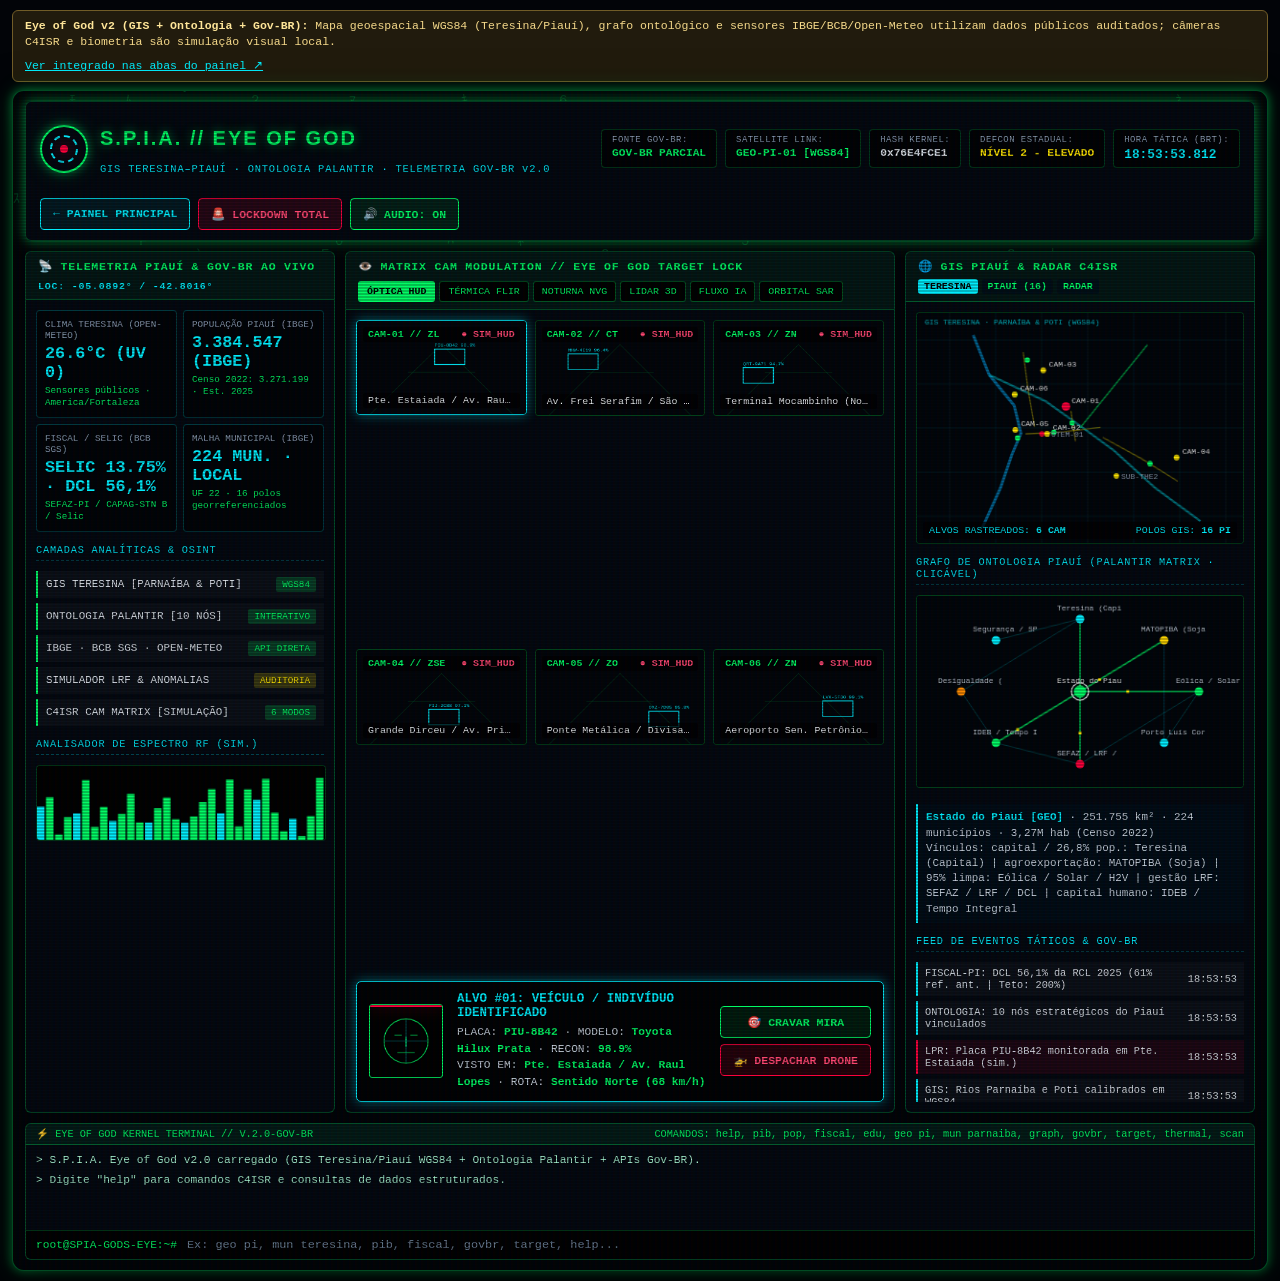
<file: eyeofgod/index.html>
<!DOCTYPE html>
<html lang="pt-BR">
<head>
  <meta charset="UTF-8">
  <meta name="viewport" content="width=device-width, initial-scale=1.0">
  <meta http-equiv="Content-Security-Policy" content="default-src 'self'; script-src 'self'; style-src 'self' 'unsafe-inline' https://fonts.googleapis.com; font-src 'self' https://fonts.gstatic.com; img-src 'self' data:; connect-src 'self' https://servicodados.ibge.gov.br https://api.bcb.gov.br https://apidatalake.tesouro.gov.br https://api.open-meteo.com; object-src 'none'; base-uri 'self'; form-action 'self';">
  <meta name="referrer" content="no-referrer">
  <title>S.P.I.A. · EYE OF GOD // PALANTIR MATRIX &amp; GIS v2 | Piauí Teresina Analytics</title>
  <meta name="description" content="Sala tática S.P.I.A. · Eye of God v2 com GIS real de Teresina/Piauí, ontologia interativa e telemetria pública Gov-BR.">
  <meta name="theme-color" content="#020408">
  <link rel="preconnect" href="https://fonts.googleapis.com">
  <link href="https://fonts.googleapis.com/css2?family=Fira+Code:wght@400;600&family=Orbitron:wght@600;800;900&family=Rajdhani:wght@500;600;700&family=Share+Tech+Mono&display=swap" rel="stylesheet">
  <link rel="stylesheet" href="../assets/eye-of-god.css">
</head>
<body class="eog-standalone-body">
  <main class="tab-content active eog-standalone-page" id="tab-eye-of-god" tabindex="-1">
    <aside class="eog-standalone-notice">
      <span><strong>Eye of God v2 (GIS + Ontologia + Gov-BR):</strong> Mapa geoespacial WGS84 (Teresina/Piauí), grafo ontológico e sensores IBGE/BCB/Open-Meteo utilizam dados públicos auditados; câmeras C4ISR e biometria são simulação visual local.</span>
      <span><a href="../#eye-of-god">Ver integrado nas abas do painel ↗</a></span>
    </aside>
    <div id="eog-mount-root" data-eog-mount="standalone"></div>
  </main>

  <script src="../assets/ontology.js"></script>
  <script src="../assets/realtime-gov.js"></script>
  <script src="../assets/eye-of-god.js"></script>
</body>
</html>
</file>
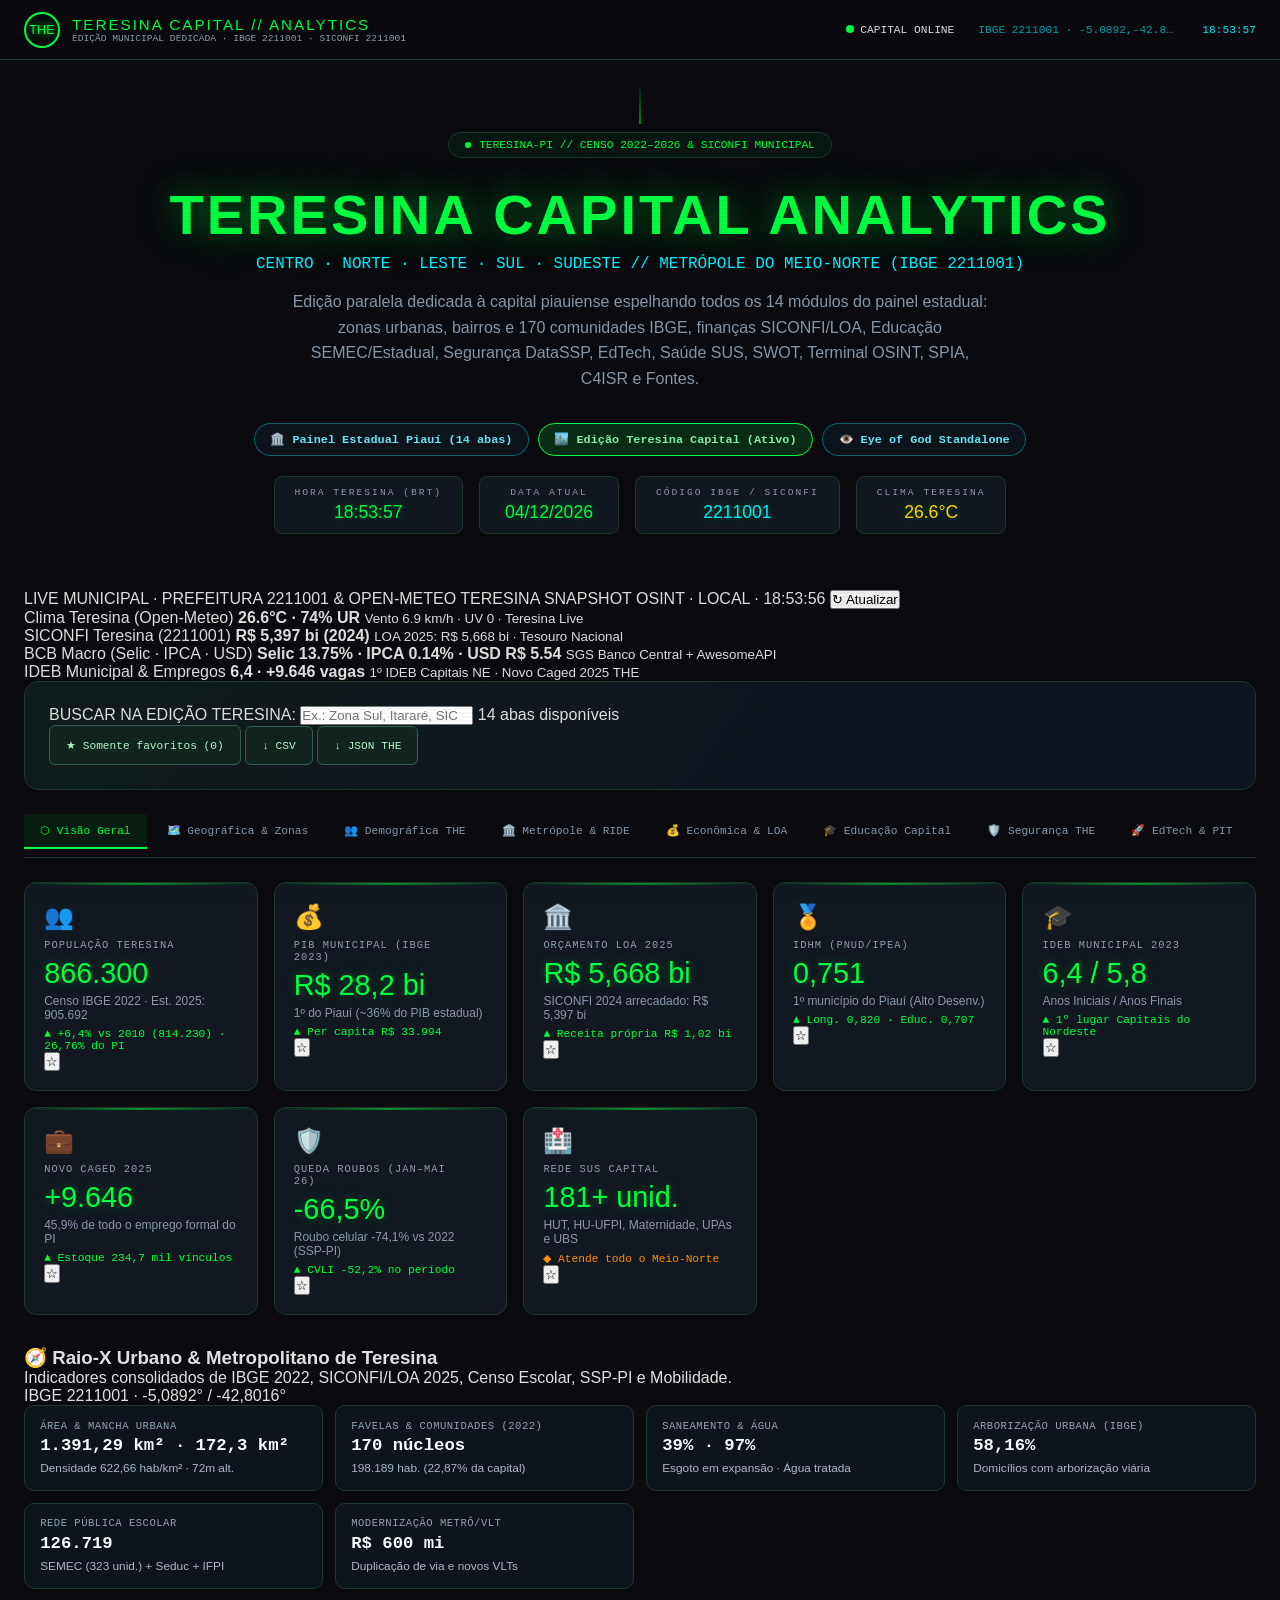
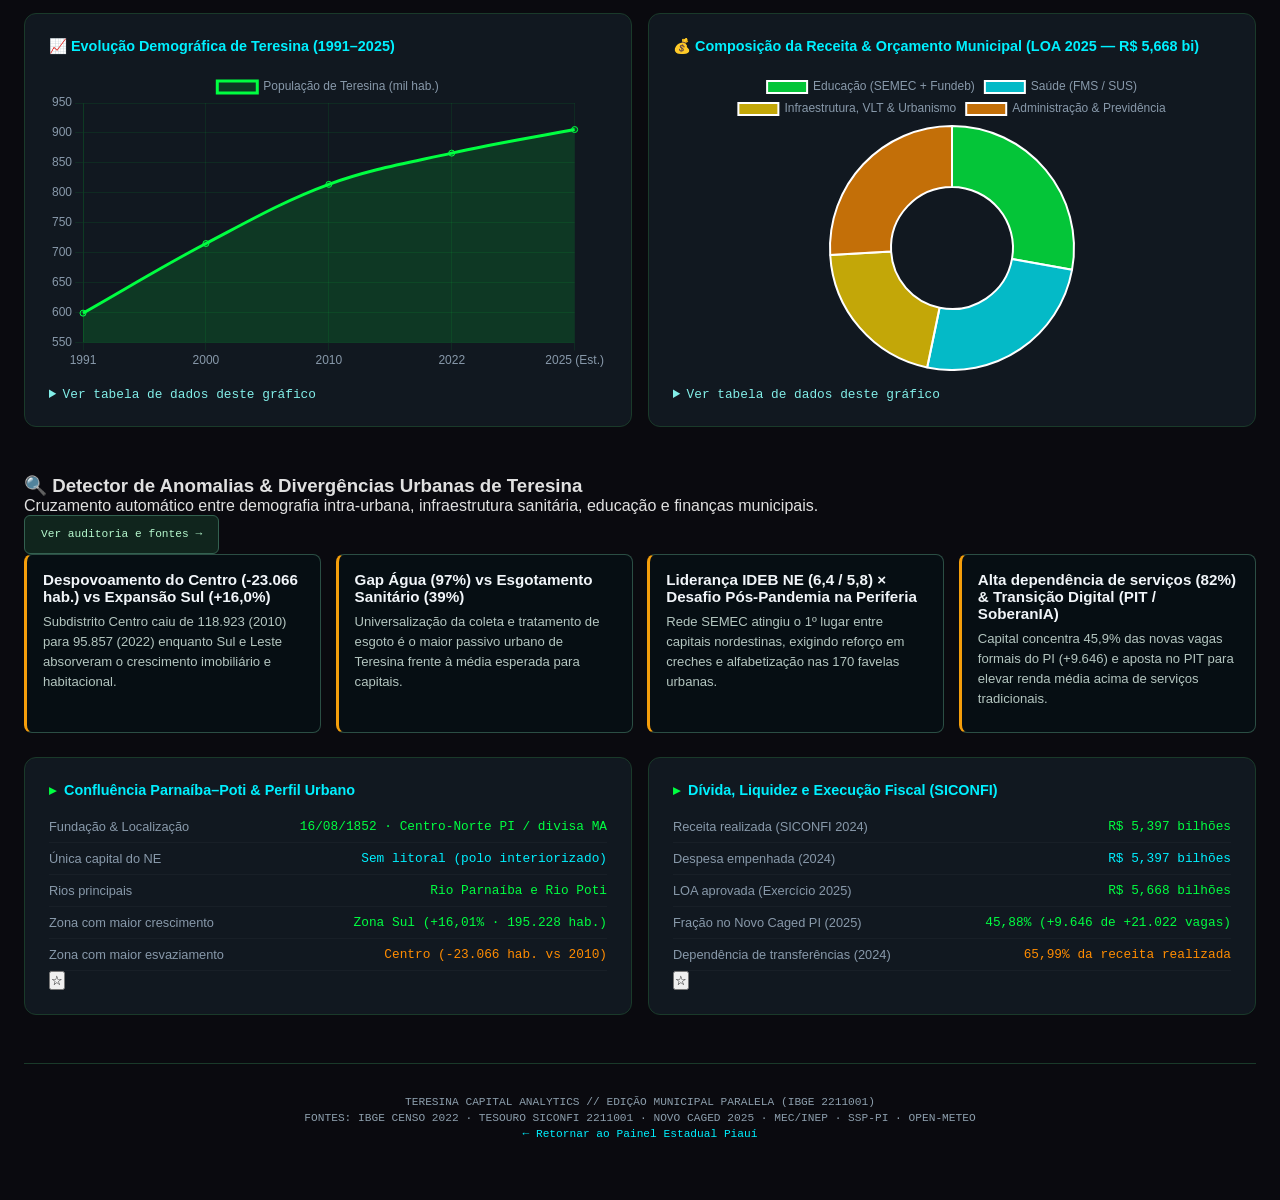
<file: teresina/index.html>
<!DOCTYPE html>
<html lang="pt-BR">
<head>
<meta charset="UTF-8">
<meta name="viewport" content="width=device-width, initial-scale=1.0">
<meta http-equiv="Content-Security-Policy" content="default-src 'self'; script-src 'self'; style-src 'self' 'unsafe-inline' https://fonts.googleapis.com; font-src 'self' https://fonts.gstatic.com; img-src 'self' https://i.ytimg.com data:; connect-src 'self' https://servicodados.ibge.gov.br https://api.bcb.gov.br https://apidatalake.tesouro.gov.br https://api.open-meteo.com https://api.rss2json.com https://economia.awesomeapi.com.br; frame-src https://www.youtube-nocookie.com https://www.youtube.com; object-src 'none'; base-uri 'self'; form-action 'self';">
<meta name="referrer" content="no-referrer">
<title>Teresina Capital Analytics | Sala de Situação Municipal (IBGE 2211001)</title>
<meta name="description" content="Edição paralela dedicada a Teresina Capital (IBGE 2211001): 5 zonas urbanas, 170 comunidades, LOA/SICONFI, IDEB capital NE, Segurança DataSSP, EdTech, SPIA, Eye of God e Fontes.">
<meta name="theme-color" content="#0a0a0f">
<script defer src="../assets/vendor/chart.umd.js"></script>
<link rel="preconnect" href="https://fonts.googleapis.com">
<link href="https://fonts.googleapis.com/css2?family=Fira+Code:wght@300;400;500;600;700&family=Orbitron:wght@400;500;600;700;800;900&family=Rajdhani:wght@300;400;500;600;700&family=Share+Tech+Mono&display=swap" rel="stylesheet">
<link rel="stylesheet" href="../assets/teresina-base.css">
<link rel="stylesheet" href="../assets/enhancements.css">
<link rel="stylesheet" href="../assets/eye-of-god.css">
<noscript><style>.tab-content{display:block!important;margin-bottom:2rem}.dashboard-tools,.tab-navigation,.data-notice button{display:none!important}</style></noscript>
</head>
<body>
<a class="skip-link" href="#mainContent">Pular para o conteúdo</a>
<noscript><div class="noscript-alert">O conteúdo está disponível abaixo. Ative o JavaScript para usar as abas, a busca e os gráficos interativos de Teresina Capital.</div></noscript>
<div class="scanlines"></div>

<div id="mainApp" class="visible">
  <nav class="navbar">
    <div class="nav-brand">
      <div class="nav-logo">THE</div>
      <div>
        <div class="nav-title">TERESINA CAPITAL // ANALYTICS</div>
        <div style="font-family:var(--font-mono);font-size:0.6rem;color:var(--text-dim);">EDIÇÃO MUNICIPAL DEDICADA · IBGE 2211001 · SICONFI 2211001</div>
      </div>
    </div>
    <div class="nav-status">
      <div class="nav-online"><span class="status-dot"></span>CAPITAL ONLINE</div>
      <div class="nav-hash" id="navHash">IBGE 2211001 · -5.0892,-42.8016</div>
      <div id="navTime" style="color:var(--cyan);">--:--:--</div>
    </div>
  </nav>

  <main class="main-content" id="mainContent">
    <section class="hero-section">
      <div class="hero-badge"><span class="dot"></span>TERESINA-PI // CENSO 2022–2026 &amp; SICONFI MUNICIPAL</div>
      <h1 class="hero-title">TERESINA CAPITAL ANALYTICS</h1>
      <p class="hero-subtitle">CENTRO · NORTE · LESTE · SUL · SUDESTE // METRÓPOLE DO MEIO-NORTE (IBGE 2211001)</p>
      <p class="hero-desc">Edição paralela dedicada à capital piauiense espelhando todos os 14 módulos do painel estadual: zonas urbanas, bairros e 170 comunidades IBGE, finanças SICONFI/LOA, Educação SEMEC/Estadual, Segurança DataSSP, EdTech, Saúde SUS, SWOT, Terminal OSINT, SPIA, C4ISR e Fontes.</p>
      <div class="edition-switcher" role="navigation" aria-label="Alternar entre edição estadual e Teresina Capital">
        <a class="edition-pill link" href="../">🏛️ Painel Estadual Piauí (14 abas)</a>
        <span class="edition-pill active" aria-current="page">🏙️ Edição Teresina Capital (Ativo)</span>
        <a class="edition-pill link" href="../eyeofgod/">👁️ Eye of God Standalone</a>
      </div>

      <div class="live-clock-bar">
        <div class="clock-item">
          <div class="label">HORA TERESINA (BRT)</div>
          <div class="value" id="clockTime">--:--:--</div>
        </div>
        <div class="clock-item">
          <div class="label">DATA ATUAL</div>
          <div class="value" id="clockDate">--/--/----</div>
        </div>
        <div class="clock-item">
          <div class="label">CÓDIGO IBGE / SICONFI</div>
          <div class="value" style="color:var(--cyan);">2211001</div>
        </div>
        <div class="clock-item">
          <div class="label">CLIMA TERESINA</div>
          <div class="value" style="color:var(--yellow);" id="theClockTemp">Sync…</div>
        </div>
      </div>
    </section>

    <section class="realtime-strip" id="realtimeStrip" aria-label="Telemetria ao vivo de Teresina Capital">
      <div class="rt-head">
        <span class="rt-pill"><span class="rt-dot"></span> LIVE MUNICIPAL · PREFEITURA 2211001 &amp; OPEN-METEO TERESINA</span>
        <span class="rt-updated" id="rtLastSync">Sincronizando APIs públicas…</span>
        <button type="button" class="rt-refresh" id="rtRefreshBtn">↻ Atualizar</button>
      </div>
      <div class="rt-cards">
        <article class="rt-card">
          <span class="rt-label">Clima Teresina (Open-Meteo)</span>
          <strong class="rt-val" id="rtWeatherVal">Carregando…</strong>
          <small class="rt-sub" id="rtWeatherSub">Lat -5.0892 · Lon -42.8016</small>
        </article>
        <article class="rt-card">
          <span class="rt-label">SICONFI Teresina (2211001)</span>
          <strong class="rt-val" id="theSiconfiVal">R$ 5,397 bi (2024)</strong>
          <small class="rt-sub" id="theSiconfiSub">LOA 2025: R$ 5,668 bi · Tesouro Nacional</small>
        </article>
        <article class="rt-card">
          <span class="rt-label">BCB Macro (Selic · IPCA · USD)</span>
          <strong class="rt-val" id="rtMacroVal">Carregando…</strong>
          <small class="rt-sub" id="rtMacroSub">SGS Banco Central + AwesomeAPI</small>
        </article>
        <article class="rt-card">
          <span class="rt-label">IDEB Municipal &amp; Empregos</span>
          <strong class="rt-val" id="theIdebQuickVal">6,4 · +9.646 vagas</strong>
          <small class="rt-sub">1º IDEB Capitais NE · Novo Caged 2025 THE</small>
        </article>
      </div>
    </section>

    <div class="dashboard-tools">
      <div class="search-box">
        <label for="dashboardSearch">BUSCAR NA EDIÇÃO TERESINA:</label>
        <input id="dashboardSearch" type="search" placeholder="Ex.: Zona Sul, Itararé, SICONFI, IDEB, CellGuard, VLT, B-R-O BRÓ..." autocomplete="off">
        <span class="search-count" id="searchCount">14 abas disponíveis</span>
      </div>
      <div class="tool-actions">
        <button type="button" class="tool-button" id="resetSearchBtn" hidden>Limpar filtro</button>
        <button type="button" class="tool-button" id="toggleFavoritesBtn">★ Somente favoritos (<span id="favCount">0</span>)</button>
        <button type="button" class="tool-button" id="exportCsvBtn">↓ CSV</button>
        <button type="button" class="tool-button" id="exportDataBtn">↓ JSON THE</button>
      </div>
    </div>

    <div class="tab-navigation" id="tabNav" role="tablist" aria-label="Seções de Teresina Capital">
      <button type="button" class="tab-btn active" role="tab" aria-selected="true" aria-controls="tab-overview" tabindex="0" id="btn-overview" data-tab="overview">⬡ Visão Geral</button>
      <button type="button" class="tab-btn" role="tab" aria-selected="false" aria-controls="tab-geo" tabindex="-1" id="btn-geo" data-tab="geo">🗺️ Geográfica &amp; Zonas</button>
      <button type="button" class="tab-btn" role="tab" aria-selected="false" aria-controls="tab-demo" tabindex="-1" id="btn-demo" data-tab="demo">👥 Demográfica THE</button>
      <button type="button" class="tab-btn" role="tab" aria-selected="false" aria-controls="tab-geo-pol" tabindex="-1" id="btn-geo-pol" data-tab="geo-pol">🏛️ Metrópole &amp; RIDE</button>
      <button type="button" class="tab-btn" role="tab" aria-selected="false" aria-controls="tab-eco" tabindex="-1" id="btn-eco" data-tab="eco">💰 Econômica &amp; LOA</button>
      <button type="button" class="tab-btn" role="tab" aria-selected="false" aria-controls="tab-edu" tabindex="-1" id="btn-edu" data-tab="edu">🎓 Educação Capital</button>
      <button type="button" class="tab-btn" role="tab" aria-selected="false" aria-controls="tab-seguranca" tabindex="-1" id="btn-seguranca" data-tab="seguranca">🛡️ Segurança THE</button>
      <button type="button" class="tab-btn" role="tab" aria-selected="false" aria-controls="tab-edtech" tabindex="-1" id="btn-edtech" data-tab="edtech">🚀 EdTech &amp; PIT</button>
      <button type="button" class="tab-btn" role="tab" aria-selected="false" aria-controls="tab-idh" tabindex="-1" id="btn-idh" data-tab="idh">🏥 Saúde &amp; IDH</button>
      <button type="button" class="tab-btn" role="tab" aria-selected="false" aria-controls="tab-swot" tabindex="-1" id="btn-swot" data-tab="swot">⚔️ SWOT Teresina</button>
      <button type="button" class="tab-btn" role="tab" aria-selected="false" aria-controls="tab-spia" tabindex="-1" id="btn-spia" data-tab="spia">◉ SPIA Teresina</button>
      <button type="button" class="tab-btn" role="tab" aria-selected="false" aria-controls="tab-eye-of-god" tabindex="-1" id="btn-eye-of-god" data-tab="eye-of-god">👁️ Eye of God</button>
      <button type="button" class="tab-btn" role="tab" aria-selected="false" aria-controls="tab-terminal" tabindex="-1" id="btn-terminal" data-tab="terminal">💻 Terminal OSINT</button>
      <button type="button" class="tab-btn" role="tab" aria-selected="false" aria-controls="tab-fontes" tabindex="-1" id="btn-fontes" data-tab="fontes">◈ Fontes &amp; método</button>
    </div>

    <div class="search-empty" id="searchEmpty" hidden>
      Nenhum indicador encontrado em Teresina Capital para "<span id="searchEmptyTerm"></span>". Limpe o filtro para ver todos os painéis.
    </div>

    <!-- 1. OVERVIEW -->
    <div id="tab-overview" class="tab-content active" role="tabpanel" aria-labelledby="btn-overview" tabindex="0">
      <div class="kpi-grid">
        <div class="kpi-card">
          <div class="kpi-icon">👥</div>
          <div class="kpi-label">População Teresina</div>
          <div class="kpi-value">866.300</div>
          <div class="kpi-sub">Censo IBGE 2022 · Est. 2025: 905.692</div>
          <div class="kpi-change up">▲ +6,4% vs 2010 (814.230) · 26,76% do PI</div>
        </div>
        <div class="kpi-card">
          <div class="kpi-icon">💰</div>
          <div class="kpi-label">PIB Municipal (IBGE 2023)</div>
          <div class="kpi-value">R$ 28,2 bi</div>
          <div class="kpi-sub">1º do Piauí (~36% do PIB estadual)</div>
          <div class="kpi-change up">▲ Per capita R$ 33.994</div>
        </div>
        <div class="kpi-card">
          <div class="kpi-icon">🏛️</div>
          <div class="kpi-label">Orçamento LOA 2025</div>
          <div class="kpi-value">R$ 5,668 bi</div>
          <div class="kpi-sub">SICONFI 2024 arrecadado: R$ 5,397 bi</div>
          <div class="kpi-change up">▲ Receita própria R$ 1,02 bi</div>
        </div>
        <div class="kpi-card">
          <div class="kpi-icon">🏅</div>
          <div class="kpi-label">IDHM (PNUD/IPEA)</div>
          <div class="kpi-value">0,751</div>
          <div class="kpi-sub">1º município do Piauí (Alto Desenv.)</div>
          <div class="kpi-change up">▲ Long. 0,820 · Educ. 0,707</div>
        </div>
        <div class="kpi-card">
          <div class="kpi-icon">🎓</div>
          <div class="kpi-label">IDEB Municipal 2023</div>
          <div class="kpi-value">6,4 / 5,8</div>
          <div class="kpi-sub">Anos Iniciais / Anos Finais</div>
          <div class="kpi-change up">▲ 1º lugar Capitais do Nordeste</div>
        </div>
        <div class="kpi-card">
          <div class="kpi-icon">💼</div>
          <div class="kpi-label">Novo Caged 2025</div>
          <div class="kpi-value">+9.646</div>
          <div class="kpi-sub">45,9% de todo o emprego formal do PI</div>
          <div class="kpi-change up">▲ Estoque 234,7 mil vínculos</div>
        </div>
        <div class="kpi-card">
          <div class="kpi-icon">🛡️</div>
          <div class="kpi-label">Queda Roubos (Jan–Mai 26)</div>
          <div class="kpi-value">-66,5%</div>
          <div class="kpi-sub">Roubo celular -74,1% vs 2022 (SSP-PI)</div>
          <div class="kpi-change up">▲ CVLI -52,2% no período</div>
        </div>
        <div class="kpi-card">
          <div class="kpi-icon">🏥</div>
          <div class="kpi-label">Rede SUS Capital</div>
          <div class="kpi-value">181+ unid.</div>
          <div class="kpi-sub">HUT, HU-UFPI, Maternidade, UPAs e UBS</div>
          <div class="kpi-change neutral">◆ Atende todo o Meio-Norte</div>
        </div>
      </div>

      <section class="v2-module" style="margin-bottom:1.5rem;" aria-label="Raio-X estrutural de Teresina Capital">
        <div class="v2-head">
          <div>
            <h3>🧭 Raio-X Urbano &amp; Metropolitano de Teresina</h3>
            <p class="v2-sub">Indicadores consolidados de IBGE 2022, SICONFI/LOA 2025, Censo Escolar, SSP-PI e Mobilidade.</p>
          </div>
          <span class="rt-pill">IBGE 2211001 · -5,0892° / -42,8016°</span>
        </div>
        <div class="edu-stat-strip">
          <div class="edu-stat-box"><span>Área &amp; Mancha Urbana</span><strong>1.391,29 km² · 172,3 km²</strong><small>Densidade 622,66 hab/km² · 72m alt.</small></div>
          <div class="edu-stat-box"><span>Favelas &amp; Comunidades (2022)</span><strong>170 núcleos</strong><small>198.189 hab. (22,87% da capital)</small></div>
          <div class="edu-stat-box"><span>Saneamento &amp; Água</span><strong>39% · 97%</strong><small>Esgoto em expansão · Água tratada</small></div>
          <div class="edu-stat-box"><span>Arborização Urbana (IBGE)</span><strong>58,16%</strong><small>Domicílios com arborização viária</small></div>
          <div class="edu-stat-box"><span>Rede Pública Escolar</span><strong>126.719</strong><small>SEMEC (323 unid.) + Seduc + IFPI</small></div>
          <div class="edu-stat-box"><span>Modernização Metrô/VLT</span><strong>R$ 600 mi</strong><small>Duplicação de via e novos VLTs</small></div>
        </div>
      </section>

      <div class="charts-grid">
        <div class="chart-container">
          <h3>📈 Evolução Demográfica de Teresina (1991–2025)</h3>
          <div class="chart-wrapper"><canvas id="chartTheOverviewPop"></canvas></div>
        </div>
        <div class="chart-container">
          <h3>💰 Composição da Receita &amp; Orçamento Municipal (LOA 2025 — R$ 5,668 bi)</h3>
          <div class="chart-wrapper"><canvas id="chartTheOverviewBudget"></canvas></div>
        </div>
      </div>

      <section class="v2-module" style="margin-bottom:1.5rem;" aria-label="Detector de Anomalias Urbanas de Teresina">
        <div class="v2-head">
          <div>
            <h3>🔍 Detector de Anomalias &amp; Divergências Urbanas de Teresina</h3>
            <p class="v2-sub">Cruzamento automático entre demografia intra-urbana, infraestrutura sanitária, educação e finanças municipais.</p>
          </div>
          <button type="button" class="tool-button" data-open-tab="fontes">Ver auditoria e fontes →</button>
        </div>
        <div class="anomaly-grid" id="theAnomaliesGrid"></div>
      </section>

      <div class="detail-grid">
        <div class="detail-card">
          <h3>Confluência Parnaíba–Poti &amp; Perfil Urbano</h3>
          <div class="data-row"><span class="data-label">Fundação &amp; Localização</span><span class="data-value">16/08/1852 · Centro-Norte PI / divisa MA</span></div>
          <div class="data-row"><span class="data-label">Única capital do NE</span><span class="data-value info">Sem litoral (polo interiorizado)</span></div>
          <div class="data-row"><span class="data-label">Rios principais</span><span class="data-value">Rio Parnaíba e Rio Poti</span></div>
          <div class="data-row"><span class="data-label">Zona com maior crescimento</span><span class="data-value">Zona Sul (+16,01% · 195.228 hab.)</span></div>
          <div class="data-row"><span class="data-label">Zona com maior esvaziamento</span><span class="data-value warn">Centro (-23.066 hab. vs 2010)</span></div>
        </div>
        <div class="detail-card">
          <h3>Dívida, Liquidez e Execução Fiscal (SICONFI)</h3>
          <div class="data-row"><span class="data-label">Receita realizada (SICONFI 2024)</span><span class="data-value">R$ 5,397 bilhões</span></div>
          <div class="data-row"><span class="data-label">Despesa empenhada (2024)</span><span class="data-value info">R$ 5,397 bilhões</span></div>
          <div class="data-row"><span class="data-label">LOA aprovada (Exercício 2025)</span><span class="data-value">R$ 5,668 bilhões</span></div>
          <div class="data-row"><span class="data-label">Fração no Novo Caged PI (2025)</span><span class="data-value">45,88% (+9.646 de +21.022 vagas)</span></div>
          <div class="data-row"><span class="data-label">Dependência de transferências (2024)</span><span class="data-value warn">65,99% da receita realizada</span></div>
        </div>
      </div>
    </div>

    <!-- 2. GEOGRÁFICA & ZONAS -->
    <div id="tab-geo" class="tab-content" role="tabpanel" aria-labelledby="btn-geo" tabindex="0">
      <div class="section-header">
        <div class="section-icon">🗺️</div>
        <div>
          <div class="section-title">SUBDISTRITOS, ZONAS URBANAS &amp; INFRAESTRUTURA DE TERESINA</div>
          <div class="section-subtitle">Censo IBGE 2022 por zona administrativa, favelas/comunidades urbanas e obras estruturantes</div>
        </div>
      </div>

      <section class="v2-module" style="margin-bottom:1.5rem;">
        <div class="v2-head">
          <div>
            <h3>🧭 As 5 Zonas Administrativas de Teresina (IBGE Censo 2022)</h3>
            <p class="v2-sub">Distribuição oficial por subdistrito urbano, variação 2010–2022, bairros-âncora e residentes em comunidades urbanas.</p>
          </div>
          <span class="rt-pill">170 favelas · 198.189 hab. (22,87%)</span>
        </div>
        <div class="mun-grid" id="theZonesGrid"></div>
      </section>

      <div class="chart-container">
        <h3>📊 População Total vs População em Comunidades Urbanas por Zona (IBGE 2022)</h3>
        <div class="chart-wrapper"><canvas id="chartTheZonasPop"></canvas></div>
      </div>

      <section class="v2-module" style="margin-bottom:1.5rem;">
        <div class="v2-head">
          <div>
            <h3>🚆 Infraestrutura Urbana, Metrô/VLT &amp; Saneamento em Teresina</h3>
            <p class="v2-sub">Obras estruturantes, sistema Inthegra, cobertura sanitária e arborização ("Cidade Verde").</p>
          </div>
        </div>
        <div class="awards-grid" id="theMobilityGrid"></div>
      </section>

      <div class="detail-grid">
        <div class="detail-card">
          <h3>Mobilidade Urbana &amp; Infraestrutura Viária</h3>
          <div class="data-row"><span class="data-label">Metrô / VLT Teresina (Canteiro 2025–2026)</span><span class="data-value">R$ 600 mi (duplicação + novas estações)</span></div>
          <div class="data-row"><span class="data-label">Pontes sobre Rio Poti &amp; Parnaíba</span><span class="data-value info">5 pontes urbanas + Ponte da Tabuleta</span></div>
          <div class="data-row"><span class="data-label">Integração Rodoviária</span><span class="data-value">BR-316 (Sul/MA) · BR-343 (Leste/CE)</span></div>
          <div class="data-row"><span class="data-label">Aeroporto Sen. Petrônio Portella</span><span class="data-value">&gt;1,1 milhão pax/ano (Norte)</span></div>
        </div>
        <div class="detail-card">
          <h3>Áreas Verdes, Clima &amp; Saneamento</h3>
          <div class="data-row"><span class="data-label">Parques ambientais de referência</span><span class="data-value">Zoobotânico, Encontro dos Rios, Potycabana</span></div>
          <div class="data-row"><span class="data-label">Arborização em via pública (IBGE)</span><span class="data-value">58,16% dos domicílios</span></div>
          <div class="data-row"><span class="data-label">Amplitude térmica anual</span><span class="data-value warn">22°C–40°C (pico B-R-O BRÓ Set–Nov)</span></div>
          <div class="data-row"><span class="data-label">Esgotamento sanitário</span><span class="data-value danger">39% com rede coletora (meta universalização)</span></div>
        </div>
      </div>
    </div>

    <!-- 3. DEMOGRÁFICA THE -->
    <div id="tab-demo" class="tab-content" role="tabpanel" aria-labelledby="btn-demo" tabindex="0">
      <div class="section-header">
        <div class="section-icon">👥</div>
        <div>
          <div class="section-title">DEMOGRAFIA &amp; DINÂMICA DE BAIRROS (CENSO IBGE 2022)</div>
          <div class="section-subtitle">Crescimento periférico, despovoamento histórico do Centro e mapa das 170 comunidades</div>
        </div>
      </div>

      <div class="kpi-grid">
        <div class="kpi-card"><div class="kpi-icon">📉</div><div class="kpi-label">Centro (2010 → 2022)</div><div class="kpi-value">95.857</div><div class="kpi-sub">-23.066 moradores (de 118.923)</div><div class="kpi-change down">▼ -19,4% residencial</div></div>
        <div class="kpi-card"><div class="kpi-icon">📈</div><div class="kpi-label">Maior Zona: Sul</div><div class="kpi-value">195.228</div><div class="kpi-sub">32 bairros · +16,01% em 12 anos</div><div class="kpi-change up">▲ Maior expansão urbana</div></div>
        <div class="kpi-card"><div class="kpi-icon">🏘️</div><div class="kpi-label">Maior Bairro: Itararé</div><div class="kpi-value">37.443</div><div class="kpi-sub">Zona Sudeste (Dirceu Arcoverde)</div><div class="kpi-change neutral">◆ 2º maior: Angelim (Sul)</div></div>
        <div class="kpi-card"><div class="kpi-icon">🏡</div><div class="kpi-label">Maior Comunidade</div><div class="kpi-value">13.596</div><div class="kpi-sub">Vila Irmã Dulce (Zona Sul)</div><div class="kpi-change warn">◆ 170 favelas no município</div></div>
      </div>

      <div class="chart-container">
        <h3>📊 Comparativo Demográfico 2010 vs 2022 por Zona Urbana de Teresina</h3>
        <div class="chart-wrapper"><canvas id="chartTheDemoZonas"></canvas></div>
      </div>

      <section class="v2-module" style="margin-bottom:1.5rem;">
        <div class="v2-head">
          <div>
            <h3>🏙️ Tabela Auditada por Subdistrito, Bairros-Chave &amp; Comunidades (IBGE 2022)</h3>
            <p class="v2-sub">Dados do Censo Demográfico IBGE 2022 com total populacional, variação frente a 2010 e residentes em favelas.</p>
          </div>
        </div>
        <div class="table-wrap">
          <table class="v2-table">
            <thead>
              <tr><th>Subdistrito / Zona</th><th>Pop. 2022</th><th>Variação 2010–22</th><th>Bairros</th><th>Pop. em Favelas</th><th>Principais Bairros &amp; Comunidades</th></tr>
            </thead>
            <tbody id="theNeighborhoodsBody"></tbody>
          </table>
        </div>
      </section>

      <div class="detail-grid">
        <div class="detail-card">
          <h3>Mortalidade, Urbanização &amp; Domicílios</h3>
          <div class="data-row"><span class="data-label">População estimada 2025 (IBGE)</span><span class="data-value">905.692 habitantes (26,76% do PI)</span></div>
          <div class="data-row"><span class="data-label">Taxa de mortalidade infantil (2023)</span><span class="data-value warn">14,71 óbitos / mil nasc. vivos</span></div>
          <div class="data-row"><span class="data-label">Trabalhadores ocupados totais (IBGE 2023)</span><span class="data-value info">367.319 pessoas ocupadas</span></div>
        </div>
        <div class="detail-card">
          <h3>Comunidades &amp; Vulnerabilidade Habitacional</h3>
          <div class="data-row"><span class="data-label">Residentes em 170 favelas (IBGE 2022)</span><span class="data-value warn">198.189 hab. (22,87% da capital)</span></div>
          <div class="data-row"><span class="data-label">Concentração por zonas</span><span class="data-value">Leste 56,6 mil · Norte 55,8 mil · Sul 47,5 mil</span></div>
          <div class="data-row"><span class="data-label">Maior núcleo urbano informal</span><span class="data-value">Vila Irmã Dulce (13.596 hab. · Zona Sul)</span></div>
        </div>
      </div>
    </div>

    <!-- 4. METRÓPOLE & RIDE -->
    <div id="tab-geo-pol" class="tab-content" role="tabpanel" aria-labelledby="btn-geo-pol" tabindex="0">
      <div class="section-header">
        <div class="section-icon">🏛️</div>
        <div>
          <div class="section-title">RIDE GRANDE TERESINA &amp; EIXOS METROPOLITANOS</div>
          <div class="section-subtitle">Centralidade regional sobre Piauí, Maranhão oriental e corredores logísticos</div>
        </div>
      </div>

      <div class="plain-summary-banner">
        <span class="plain-badge">LEITURA ESTRATÉGICA</span>
        <div>
          <strong>Por que Teresina comanda a economia do Meio-Norte?</strong> Embora o agro de exportação esteja no Sudoeste (MATOPIBA) e a ZPE no Litoral, Teresina centraliza <strong>36% do PIB estadual</strong>, o polo hospitalar para 4,5 milhões de pessoas, as sedes estaduais, o hub universitário (UFPI/UESPI/IFPI) e a infraestrutura digital (PIT/SoberanIA), formando com <strong>Timon-MA</strong> e o <strong>TD4 Entre Rios</strong> uma mancha metropolitana de <strong>~1,22 milhão de habitantes</strong>.
        </div>
      </div>

      <div class="kpi-grid">
        <div class="kpi-card"><div class="kpi-icon">🏙️</div><div class="kpi-label">RIDE Grande Teresina</div><div class="kpi-value">~1,22 mi</div><div class="kpi-sub">14 municípios PI + Timon-MA</div></div>
        <div class="kpi-card"><div class="kpi-icon">🏥</div><div class="kpi-label">Área de Influência Médica</div><div class="kpi-value">&gt;4,5 mi</div><div class="kpi-sub">Pacientes de PI, MA, TO e PA</div></div>
        <div class="kpi-card"><div class="kpi-icon">🛣️</div><div class="kpi-label">Corredor Ferroviário</div><div class="kpi-value">FTL + TNL</div><div class="kpi-sub">Ligação Itaqui (MA) · Pecém (CE)</div></div>
        <div class="kpi-card"><div class="kpi-icon">🔬</div><div class="kpi-label">Polo Universitário</div><div class="kpi-value">UFPI · UESPI · IFPI</div><div class="kpi-sub">Mais de 70 mil universitários</div></div>
      </div>

      <div class="chart-container">
        <h3>🧭 Vetores de Centralidade Metropolitana de Teresina (0–100)</h3>
        <div class="chart-wrapper"><canvas id="chartTheCentralidade"></canvas></div>
      </div>

      <div class="detail-grid">
        <div class="detail-card">
          <h3>Integração Teresina–Timon &amp; Entorno (TD4 Entre Rios)</h3>
          <div class="data-row"><span class="data-label">Fluxo pendular diário THE–Timon</span><span class="data-value info">&gt;65 mil deslocamentos/dia (3 pontes)</span></div>
          <div class="data-row"><span class="data-label">Municípios-satélite integrados no PI</span><span class="data-value">Altos, Demerval Lobão, José de Freitas, União, Nazária</span></div>
          <div class="data-row"><span class="data-label">Conexão Sul Agro (MATOPIBA)</span><span class="data-value">PI-130 / BR-316 · Hub financeiro, técnico e jurídico</span></div>
        </div>
        <div class="detail-card">
          <h3>Hub de Inovação, Saúde &amp; Serviços Avançados</h3>
          <div class="data-row"><span class="data-label">Polo de Saúde Frei Serafim / Ilhotas</span><span class="data-value">Concentra hospitais de alta complexidade públicos e privados</span></div>
          <div class="data-row"><span class="data-label">Sede SoberanIA &amp; PIT</span><span class="data-value">Infraestrutura de nuvem estadual e formação em IA</span></div>
          <div class="data-row"><span class="data-label">Energia solar distribuída</span><span class="data-value" style="color:var(--green);">4ª cidade do Brasil em energia solar residencial</span></div>
        </div>
      </div>
    </div>

    <!-- 5. ECONOMIA & LOA -->
    <div id="tab-eco" class="tab-content" role="tabpanel" aria-labelledby="btn-eco" tabindex="0">
      <div class="section-header">
        <div class="section-icon">💰</div>
        <div>
          <div class="section-title">ECONOMIA MUNICIPAL, EMPREGO FORMAL &amp; FINANÇAS SICONFI</div>
          <div class="section-subtitle">PIB R$ 28,2 bi · Novo Caged +9.646 vagas (2025) · SICONFI Prefeitura 2211001 · Simulador LRF</div>
        </div>
      </div>

      <div class="kpi-grid">
        <div class="kpi-card"><div class="kpi-icon">🏢</div><div class="kpi-label">Serviços no VAB</div><div class="kpi-value">~82%</div><div class="kpi-sub">Comércio, saúde, educação, Adm. pública</div></div>
        <div class="kpi-card"><div class="kpi-icon">🏭</div><div class="kpi-label">Indústria &amp; Construção</div><div class="kpi-value">~17%</div><div class="kpi-sub">Distrito Industrial Sul, têxtil, bebidas</div></div>
        <div class="kpi-card"><div class="kpi-icon">🧾</div><div class="kpi-label">Arrecadação SICONFI 2024</div><div class="kpi-value" id="theEcoSiconfiCard">R$ 5,397 bi</div><div class="kpi-sub">Impostos próprios 2025: R$ 1,020 bi</div></div>
        <div class="kpi-card"><div class="kpi-icon">📈</div><div class="kpi-label">Vagas Novo Caged 2025</div><div class="kpi-value">+9.646</div><div class="kpi-sub">Estoque 234,7 mil vínculos (45,9% vagas PI)</div></div>
      </div>

      <div class="charts-grid">
        <div class="chart-container">
          <h3>🏭 Estrutura Econômica &amp; Valor Adicionado de Teresina (%)</h3>
          <div class="chart-wrapper"><canvas id="chartTheEcoPib"></canvas></div>
        </div>
        <div class="chart-container">
          <h3>📊 Orçamento Municipal LOA 2025 por Grande Área (R$ bilhões)</h3>
          <div class="chart-wrapper"><canvas id="chartTheEcoLoa"></canvas></div>
        </div>
      </div>

      <section class="v2-module" style="margin-bottom:1.5rem;" aria-label="Série de Receitas Correntes de Teresina">
        <div class="v2-head">
          <div>
            <h3>📈 Trajetória Orçamentária &amp; Receitas Correntes (2021–2025 · SICONFI / LOA)</h3>
            <p class="v2-sub">Evolução nominal das receitas correntes de Teresina (R$ 3,51 bi em 2021 → R$ 5,25 bi estimados em 2025) e pisos constitucionais.</p>
          </div>
          <span class="rt-pill">25% Educação · 15% Saúde (Mínimos CF)</span>
        </div>
        <div class="edu-stat-strip" id="theBudgetStrip"></div>
      </section>

      <section class="v2-module" aria-label="Simulador Fiscal Municipal de Teresina">
        <div class="v2-head">
          <div>
            <h3>🎛️ Simulador Fiscal Municipal LRF — Teresina (LOA Base R$ 5,668 bi)</h3>
            <p class="v2-sub">Projete o impacto de expansão de receita própria (ISS/IPTU) e despesa de pessoal sobre o teto LRF municipal (54%).</p>
          </div>
          <span class="sim-badge" id="theSimBadge" data-risk="ok">EQUILÍBRIO LRF</span>
        </div>
        <div class="sim-grid">
          <div class="sim-controls">
            <label for="theSimRec">Crescimento anual Receita (ISS + FPM + ICMS): <strong id="theSimRecVal">+6,0%</strong>
              <input id="theSimRec" type="range" min="-2" max="14" step="0.5" value="6">
            </label>
            <label for="theSimFolha">Crescimento da Folha Municipal (Pessoal): <strong id="theSimFolhaVal">+5,0%</strong>
              <input id="theSimFolha" type="range" min="1" max="14" step="0.5" value="5">
            </label>
          </div>
          <div class="sim-output">
            <div><span>Receita Estimada (2027)</span><strong id="theSimRecOut">R$ 6,37 bi</strong></div>
            <div><span>Comprometimento Folha/RCL</span><strong id="theSimFolhaOut">48,2%</strong></div>
            <div><span>Margem CAPEX / Obras</span><strong id="theSimCapexOut">R$ 490 mi/ano</strong></div>
            <p class="sim-text" id="theSimSummary">Cenário com folga abaixo do limite de alerta LRF (48,6%) permitindo contrapartidas para VLT, drenagem e UBS.</p>
          </div>
        </div>
      </section>
    </div>

    <!-- 6. EDUCAÇÃO CAPITAL -->
    <div id="tab-edu" class="tab-content" role="tabpanel" aria-labelledby="btn-edu" tabindex="0">
      <div class="section-header">
        <div class="section-icon">🎓</div>
        <div>
          <div class="section-title">EDUCAÇÃO PÚBLICA EM TERESINA CAPITAL</div>
          <div class="section-subtitle">126.719 matrículas públicas · SEMEC 323 unid. · IDEB 6,4 / 5,8 · Catálogo de 24 escolas verificadas da capital</div>
        </div>
      </div>

      <div class="kpi-grid">
        <div class="kpi-card"><div class="kpi-icon">🏫</div><div class="kpi-label">Matrículas Públicas (2026)</div><div class="kpi-value">126.719</div><div class="kpi-sub">89.576 SEMEC + 37.143 Seduc/IFPI</div></div>
        <div class="kpi-card"><div class="kpi-icon">🏆</div><div class="kpi-label">IDEB Municipal Iniciais</div><div class="kpi-value">6,4</div><div class="kpi-sub">1º lugar entre todas as capitais do NE</div></div>
        <div class="kpi-card"><div class="kpi-icon">📊</div><div class="kpi-label">IDEB Municipal Finais</div><div class="kpi-value">5,8</div><div class="kpi-sub">Maior nota de rede municipal do Nordeste</div></div>
        <div class="kpi-card"><div class="kpi-icon">✍️</div><div class="kpi-label">Alfabetização (ICA)</div><div class="kpi-value">80,58%</div><div class="kpi-sub">Selo Ouro MEC na Capital (meta 2024: 75%)</div></div>
      </div>

      <div class="chart-container">
        <h3>📊 Matrículas Públicas em Teresina por Etapa (Censo Escolar 2026 Preliminar)</h3>
        <div class="chart-wrapper"><canvas id="chartTheEduEtapas"></canvas></div>
      </div>

      <section class="v2-module" style="margin-bottom:1.5rem;">
        <div class="v2-head">
          <div>
            <h3>🔎 Explorador de Escolas de Teresina (INEP Auditado)</h3>
            <p class="v2-sub">Busque entre as 24 escolas reais da capital catalogadas por zona (Centro, Norte, Leste, Sul, Sudeste), rede e INEP.</p>
          </div>
          <span class="rt-pill" id="theSchoolsCountPill">24 unidades na capital</span>
        </div>
        <div class="edu-filter-bar">
          <input id="theSchoolsSearch" type="search" placeholder="Buscar escola, bairro ou código INEP em Teresina...">
          <select id="theSchoolsZone" aria-label="Filtrar por zona de Teresina">
            <option value="">Todas as Zonas de Teresina</option>
            <option value="Centro">Centro</option>
            <option value="Norte">Norte</option>
            <option value="Leste">Leste</option>
            <option value="Sul">Sul</option>
            <option value="Sudeste">Sudeste</option>
          </select>
          <select id="theSchoolsNet" aria-label="Filtrar por rede">
            <option value="">Todas as Redes</option>
            <option value="Estadual">Estadual (SEDUC)</option>
            <option value="Municipal">Municipal (SEMEC)</option>
            <option value="Federal">Federal (IFPI)</option>
          </select>
        </div>
        <div class="edu-school-grid" id="theSchoolsGrid"></div>
      </section>

      <section class="v2-module" aria-label="Premiações educacionais com destaque na capital">
        <div class="v2-head">
          <div>
            <h3>🏅 Premiações, Olimpíadas &amp; Reconhecimentos na Capital</h3>
            <p class="v2-sub">Destaques nacionais conquistados pelas redes SEMEC, SEDUC e IFPI em Teresina.</p>
          </div>
        </div>
        <div class="edu-awards-grid" id="theEduAwardsGrid"></div>
      </section>
    </div>

    <!-- 7. SEGURANÇA TERESINA -->
    <div id="tab-seguranca" class="tab-content" role="tabpanel" aria-labelledby="btn-seguranca" tabindex="0">
      <div class="section-header">
        <div class="section-icon">🛡️</div>
        <div>
          <div class="section-title">SEGURANÇA PÚBLICA EM TERESINA (SSP-PI / DATASSP 2022–2026)</div>
          <div class="section-subtitle">Série comparativa oficial Jan–Mai em Teresina, Pacto pela Ordem, CellGuard e monitoramento SPIA</div>
        </div>
      </div>

      <div class="kpi-grid">
        <div class="kpi-card"><div class="kpi-icon">📉</div><div class="kpi-label">CVLI (Jan–Mai)</div><div class="kpi-value">55</div><div class="kpi-sub">115 (2022) → 89 (2025) → 55 (2026)</div><div class="kpi-change up">▼ -52,17% em 4 anos</div></div>
        <div class="kpi-card"><div class="kpi-icon">⚖️</div><div class="kpi-label">Homicídio Doloso</div><div class="kpi-value">54</div><div class="kpi-sub">108 (2022) → 84 (2025) → 54 (2026)</div><div class="kpi-change up">▼ -50,00% vs 2022</div></div>
        <div class="kpi-card"><div class="kpi-icon">🚨</div><div class="kpi-label">Roubo Geral</div><div class="kpi-value">2.240</div><div class="kpi-sub">6.690 (2022) → 3.800 (2025) → 2.240 (2026)</div><div class="kpi-change up">▼ -66,52% vs 2022</div></div>
        <div class="kpi-card"><div class="kpi-icon">📱</div><div class="kpi-label">Roubo de Celulares</div><div class="kpi-value">1.200</div><div class="kpi-sub">4.643 (2022) → 2.530 (2025) → 1.200 (2026)</div><div class="kpi-change up">▼ -74,15% (efeito CellGuard)</div></div>
      </div>

      <div class="chart-container">
        <h3>📉 Redução Criminal em Teresina — Jan–Mai (2022 vs 2025 vs 2026)</h3>
        <div class="chart-wrapper"><canvas id="chartTheSecQueda"></canvas></div>
      </div>

      <section class="v2-module" style="margin-bottom:1.5rem;">
        <div class="v2-head">
          <div>
            <h3>📊 Tabela Comparativa DataSSP — Teresina Capital (Jan–Mai)</h3>
            <p class="v2-sub">Números oficiais da Secretaria de Segurança Pública do Piauí (SSP-PI) para Teresina.</p>
          </div>
        </div>
        <div class="table-wrap">
          <table class="v2-table">
            <thead>
              <tr><th>Indicador Criminal</th><th>Jan–Mai 2022</th><th>Jan–Mai 2025</th><th>Jan–Mai 2026</th><th>Variação vs 2022</th><th>Variação vs 2025</th></tr>
            </thead>
            <tbody id="theSecTableBody"></tbody>
          </table>
        </div>
      </section>

      <section class="v2-module" aria-label="Pilares operacionais em Teresina">
        <div class="v2-head">
          <div>
            <h3>🏛️ Pilares Tecnológicos &amp; Policiamento Inteligente na Capital</h3>
            <p class="v2-sub">Programas integrados entre SSP-PI, Guarda Civil Municipal (GCM/ROMU) e Etipi em Teresina.</p>
          </div>
        </div>
        <div class="cross-grid" id="theSecPillarsGrid"></div>
      </section>
    </div>

    <!-- 8. EDTECH & PIT -->
    <div id="tab-edtech" class="tab-content" role="tabpanel" aria-labelledby="btn-edtech" tabindex="0">
      <div class="section-header">
        <div class="section-icon">🚀</div>
        <div>
          <div class="section-title">ECOSSISTEMA EDTECH, IA &amp; INOVAÇÃO EM TERESINA</div>
          <div class="section-subtitle">PIT (Piauí Instituto de Tecnologia), SoberanIA, Piauí IA nas escolas da capital e Seduckathon</div>
        </div>
      </div>

      <div class="kpi-grid">
        <div class="kpi-card"><div class="kpi-icon">🎓</div><div class="kpi-label">PIT Teresina (IA)</div><div class="kpi-value">78 aprovados</div><div class="kpi-sub">Egressos da rede pública em Graduação IA (2026)</div></div>
        <div class="kpi-card"><div class="kpi-icon">🏆</div><div class="kpi-label">Piauí IA (UNESCO)</div><div class="kpi-value">120 mil+</div><div class="kpi-sub">Prêmio Global UNESCO · Rede capital inclusa</div></div>
        <div class="kpi-card"><div class="kpi-icon">🚀</div><div class="kpi-label">SoberanIA (Capital)</div><div class="kpi-value">1ª Nuvem PI</div><div class="kpi-sub">Modelo LLM &amp; data cloud estadual em Teresina</div></div>
        <div class="kpi-card"><div class="kpi-icon">💻</div><div class="kpi-label">Seduckathon</div><div class="kpi-value">9.000+ alunos</div><div class="kpi-sub">Intercâmbios internacionais &amp; startups</div></div>
      </div>

      <div class="chart-container">
        <h3>📊 Maturidade dos Projetos EdTech &amp; IA Sediados em Teresina (0–100)</h3>
        <div class="chart-wrapper"><canvas id="chartTheEdtechHub"></canvas></div>
      </div>

      <section class="v2-module" style="margin-bottom:1.5rem;">
        <div class="v2-head">
          <div>
            <h3>🚀 Iniciativas Tech na Capital</h3>
            <p class="v2-sub">Como as escolas estaduais e municipais de Teresina alimentam o PIT, Escola Tech e startups locais.</p>
          </div>
          <span class="rt-pill">HUB TERESINA · PIT + SEDUC + SEMEC</span>
        </div>
        <div class="awards-grid" id="theEdtechGrid"></div>
      </section>

      <section class="v2-module" aria-label="Simulador de Formação Digital em Teresina">
        <div class="v2-head">
          <div>
            <h3>🧮 Simulador de Talentos Tech em Teresina Capital</h3>
            <p class="v2-sub">Projeta quantos estudantes da capital ingressam no ecossistema de software, dados e IA (PIT / UFPI / UESPI / IFPI).</p>
          </div>
          <span class="sim-badge" id="theEdSimBadge" data-risk="ok">HUB ATIVO</span>
        </div>
        <div class="sim-grid">
          <div class="sim-controls">
            <label for="theEdSimBase">Estudantes em trilhas IA/EPT em Teresina: <strong id="theEdSimBaseVal">32.000</strong>
              <input id="theEdSimBase" type="range" min="10000" max="50000" step="2000" value="32000">
            </label>
            <label for="theEdSimRate">Taxa de conversão para TI/IA superior (%): <strong id="theEdSimRateVal">14%</strong>
              <input id="theEdSimRate" type="range" min="4" max="30" step="1" value="14">
            </label>
          </div>
          <div class="sim-output">
            <div><span>Talentos Tech Formados / Ano (THE)</span><strong id="theEdSimTalents">4.480 jovens</strong></div>
            <div><span>Capacidade de Absorção</span><strong id="theEdSimImpact">PIT + GovTech + Empresas</strong></div>
            <p class="sim-text" id="theEdSimText">Fluxo consistente sustentando empresas digitais, SoberanIA e serviços de tecnologia sediados na capital.</p>
          </div>
        </div>
      </section>
    </div>

    <!-- 9. SAÚDE & IDH -->
    <div id="tab-idh" class="tab-content" role="tabpanel" aria-labelledby="btn-idh" tabindex="0">
      <div class="section-header">
        <div class="section-icon">🏥</div>
        <div>
          <div class="section-title">IDHM, SAÚDE SUS &amp; QUALIDADE URBANA EM TERESINA</div>
          <div class="section-subtitle">IDHM 0,751 (1º do Piauí) · Rede hospitalar de alta complexidade · Indicadores de Saneamento</div>
        </div>
      </div>

      <div class="kpi-grid">
        <div class="kpi-card"><div class="kpi-icon">📊</div><div class="kpi-label">IDHM Geral (PNUD)</div><div class="kpi-value">0,751</div><div class="kpi-sub">Faixa Alto Desenvolvimento (1º do PI)</div></div>
        <div class="kpi-card"><div class="kpi-icon">❤️</div><div class="kpi-label">IDHM Longevidade</div><div class="kpi-value">0,820</div><div class="kpi-sub">Maior subíndice da capital</div></div>
        <div class="kpi-card"><div class="kpi-icon">💵</div><div class="kpi-label">IDHM Renda</div><div class="kpi-value">0,731</div><div class="kpi-sub">Acima da média estadual (0,547)</div></div>
        <div class="kpi-card"><div class="kpi-icon">📘</div><div class="kpi-label">IDHM Educação</div><div class="kpi-value">0,707</div><div class="kpi-sub">Puxado pelo salto IDEB recente</div></div>
      </div>

      <div class="chart-container">
        <h3>📊 IDHM por Dimensão: Teresina vs Média Piauí vs Média Brasil</h3>
        <div class="chart-wrapper"><canvas id="chartTheIdhmComp"></canvas></div>
      </div>

      <div class="detail-grid">
        <div class="detail-card">
          <h3>Complexo Hospitalar &amp; Atenção Primária (FMS / SESAPI)</h3>
          <div class="data-row"><span class="data-label">Hospital de Urgência de Teresina (HUT)</span><span class="data-value">Maior pronto-socorro de trauma do Meio-Norte</span></div>
          <div class="data-row"><span class="data-label">Hospital Universitário (HU-UFPI)</span><span class="data-value info">Alta complexidade Ebserh / Zona Leste</span></div>
          <div class="data-row"><span class="data-label">Nova Maternidade Dona Evangelina Rosa</span><span class="data-value">Referência obstétrica estadual</span></div>
          <div class="data-row"><span class="data-label">Rede Básica e UPAs</span><span class="data-value">90+ UBS e 4 UPAs 24h (181+ unid. SUS)</span></div>
        </div>
        <div class="detail-card">
          <h3>Saneamento, Resíduos &amp; Meio Ambiente</h3>
          <div class="data-row"><span class="data-label">Abastecimento de água tratada</span><span class="data-value">97% da área urbana (Águas de Teresina)</span></div>
          <div class="data-row"><span class="data-label">Coleta e tratamento de esgoto</span><span class="data-value danger">39% (déficit prioritário 2025–2033)</span></div>
          <div class="data-row"><span class="data-label">Coleta domiciliar de resíduos</span><span class="data-value">95,4% (IBGE 2022)</span></div>
          <div class="data-row"><span class="data-label">Ilhas de calor / Arborização</span><span class="data-value warn">58,16% arborizada (ampliar Centro/Sul)</span></div>
        </div>
      </div>
    </div>

    <!-- 10. SWOT TERESINA -->
    <div id="tab-swot" class="tab-content" role="tabpanel" aria-labelledby="btn-swot" tabindex="0">
      <div class="section-header">
        <div class="section-icon">⚔️</div>
        <div>
          <div class="section-title">MATRIZ SWOT ESTRATÉGICA DE TERESINA CAPITAL</div>
          <div class="section-subtitle">Forças, Fraquezas, Oportunidades, Ameaças e Matriz Cruzada (IBGE 2211001)</div>
        </div>
      </div>
      <div class="swot-grid" id="theSwotGrid"></div>
      <section class="v2-module" style="margin-top:1.25rem;" aria-label="Matriz estratégica cruzada de Teresina">
        <div class="v2-head">
          <div>
            <h3>🎯 Matriz Estratégica Cruzada — Teresina 2025–2030 (SO · WO · ST · WT)</h3>
            <p class="v2-sub">Plano de conversão dos ativos urbanos em desenvolvimento sustentável na capital.</p>
          </div>
          <a class="tool-button" href="../#swot">🏛️ Comparar com SWOT Estadual →</a>
        </div>
        <div class="cross-grid" id="theSwotCrossGrid"></div>
      </section>
    </div>

    <!-- 11. SPIA TERESINA -->
    <div id="tab-spia" class="tab-content" role="tabpanel" aria-labelledby="btn-spia" tabindex="0">
      <div class="section-header">
        <div class="section-icon">◉</div>
        <div>
          <div class="section-title">REDE DE CÂMERAS SPIA — TERESINA CAPITAL (30 PONTOS)</div>
          <div class="section-subtitle">Corredores viários da capital e catálogo demonstrativo de 30 câmeras públicas com reprodução sob clique</div>
        </div>
      </div>
      <div class="plain-summary-banner">
        <span class="plain-badge">AVISO DE TRANSPARÊNCIA</span>
        <div>
          <strong>Mural demonstrativo sem acesso a câmeras privadas da polícia:</strong> os corredores abaixo resumem os principais pontos de tráfego da capital; os 30 players exibem transmissões públicas de terceiros (YouTube) carregadas apenas após o clique.
        </div>
      </div>
      <div class="detail-grid" style="margin-bottom:1.25rem;">
        <div class="detail-card">
          <h3>Eixos Viários Monitorados em Teresina</h3>
          <div class="data-row"><span class="data-label">Av. Frei Serafim / Ponte JK</span><span class="data-value">Fluxo Centro ↔ Leste</span></div>
          <div class="data-row"><span class="data-label">Av. Raul Lopes / Ponte Estaiada</span><span class="data-value info">Orla do Rio Poti · Leste</span></div>
          <div class="data-row"><span class="data-label">BR-316 / Av. Barão de Gurguéia</span><span class="data-value">Corredor Zona Sul</span></div>
        </div>
        <div class="detail-card">
          <h3>Integração Metropolitana &amp; Pontes</h3>
          <div class="data-row"><span class="data-label">Ponte da Amizade / José Sarney</span><span class="data-value info">Ligação pendular Teresina ↔ Timon (MA)</span></div>
          <div class="data-row"><span class="data-label">Av. Joaquim Nelson (Itararé)</span><span class="data-value">Corredor Grande Dirceu / Sudeste</span></div>
          <div class="data-row"><span class="data-label">Av. Duque de Caxias / Aeroporto</span><span class="data-value">Acesso Norte / Buenos Aires</span></div>
        </div>
      </div>
      <div class="spia-controls">
        <input type="search" id="theCamSearch" placeholder="Filtrar câmera por local, tipo ou código...">
        <span class="rt-pill" id="theCamCount">30 câmeras listadas</span>
      </div>
      <div class="spia-grid" id="theCamerasGrid"></div>
    </div>

    <!-- 12. EYE OF GOD THE -->
    <div id="tab-eye-of-god" class="tab-content" role="tabpanel" aria-labelledby="btn-eye-of-god" tabindex="0">
      <div class="section-header">
        <div class="section-icon">👁️</div>
        <div>
          <div class="section-title">OLHO DE DEUS — MODO TERESINA CAPITAL (C4ISR / GIS)</div>
          <div class="section-subtitle">Console tático integrado sobre Teresina (-5.0892, -42.8016) com filtros ópticos, CLI e câmeras</div>
        </div>
      </div>
      <div id="eyeOfGodRoot" data-eog-mount="tab"></div>
    </div>

    <!-- 13. TERMINAL OSINT THE -->
    <div id="tab-terminal" class="tab-content" role="tabpanel" aria-labelledby="btn-terminal" tabindex="0">
      <div class="section-header">
        <div class="section-icon">💻</div>
        <div>
          <div class="section-title">TERMINAL &amp; CENTRAL OSINT — TERESINA &amp; PIAUÍ</div>
          <div class="section-subtitle">Curadoria verificada (50 notícias) + feeds ao vivo de SEDUC-PI, SSP-PI, Governo do Piauí e IBGE</div>
        </div>
      </div>
      <div class="edu-filter-bar">
        <input type="search" id="theNewsSearch" placeholder="Filtrar notícias por tema ou fonte...">
        <select id="theNewsCategory" aria-label="Categoria de notícia">
          <option value="">Todas as Categorias</option>
          <option value="Educação">Educação</option>
          <option value="Segurança">Segurança</option>
          <option value="EdTech">EdTech</option>
          <option value="Economia">Economia</option>
          <option value="Infraestrutura">Infraestrutura</option>
          <option value="Cultura">Cultura</option>
        </select>
        <span class="rt-pill" id="theNewsCountPill">Carregando…</span>
      </div>
      <div class="news-list" id="theNewsList"></div>
    </div>

    <!-- 14. FONTES & MÉTODO -->
    <div id="tab-fontes" class="tab-content" role="tabpanel" aria-labelledby="btn-fontes" tabindex="0">
      <div class="section-header">
        <div class="section-icon">◈</div>
        <div>
          <div class="section-title">FONTES OFICIAIS, AUDITORIA &amp; METODOLOGIA (IBGE 2211001)</div>
          <div class="section-subtitle">Rastreabilidade primária dos dados municipais de Teresina e portais públicos consultados</div>
        </div>
      </div>

      <div class="detail-grid" style="margin-bottom:1.5rem;">
        <div class="detail-card">
          <h3>Fontes Primárias de Teresina Capital</h3>
          <div class="data-row"><span class="data-label">IBGE Cidades / Censo 2022 (Subdistritos &amp; Favelas)</span><span class="data-value info">cidades.ibge.gov.br/brasil/pi/teresina</span></div>
          <div class="data-row"><span class="data-label">Tesouro Nacional SICONFI (`id_ente=2211001`)</span><span class="data-value">RREO/RGF Prefeitura de Teresina + LOA 2025</span></div>
          <div class="data-row"><span class="data-label">INEP / QEdu Teresina (`2211001`)</span><span class="data-value">IDEB 2023 (6,4/5,8) · 24 escolas verificadas</span></div>
          <div class="data-row"><span class="data-label">SSP-PI / DataSSP &amp; Novo Caged (MTE)</span><span class="data-value">Série Jan–Mai 2022–2026 · +9.646 vagas</span></div>
        </div>
        <div class="detail-card">
          <h3>Governança, Privacidade &amp; Exportação</h3>
          <div class="data-row"><span class="data-label">Política de Segurança (CSP)</span><span class="data-value">Sem scripts externos; Chart.js local embutido</span></div>
          <div class="data-row"><span class="data-label">Fallback Offline &amp; Cache</span><span class="data-value">Snapshot `data/piaui-live.json` + `ontology.js`</span></div>
          <div class="data-row"><span class="data-label">Exportação Estruturada</span><span class="data-value">CSV dos KPIs e JSON completo de Teresina</span></div>
          <div class="action-row" style="margin-top:0.8rem;">
            <button type="button" class="tool-button" data-open-tab="overview">← Voltar para Visão Geral</button>
            <button type="button" class="tool-button" data-open-tab="eco">Simular LOA / LRF Municipal →</button>
          </div>
        </div>
      </div>

      <section class="v2-module" aria-label="Inventário auditado de indicadores de Teresina">
        <div class="v2-head">
          <div>
            <h3>📚 Matriz Auditada de Indicadores Municipais — Teresina</h3>
            <p class="v2-sub">Resumo metodológico das principais séries quantitativas da edição Teresina Capital.</p>
          </div>
        </div>
        <div class="table-wrap">
          <table class="v2-table">
            <thead>
              <tr><th>Indicador</th><th>Valor Auditado</th><th>Período</th><th>Fonte Primária</th></tr>
            </thead>
            <tbody id="theSourcesInventory"></tbody>
          </table>
        </div>
      </section>
    </div>

    <footer class="app-footer">
      <p>TERESINA CAPITAL ANALYTICS // EDIÇÃO MUNICIPAL PARALELA (IBGE 2211001)</p>
      <p>FONTES: IBGE CENSO 2022 · TESOURO SICONFI 2211001 · NOVO CAGED 2025 · MEC/INEP · SSP-PI · OPEN-METEO</p>
      <p><a href="../" style="color:var(--cyan);text-decoration:none;">← Retornar ao Painel Estadual Piauí</a></p>
    </footer>
  </main>
</div>

<script src="../assets/ontology.js"></script>
<script src="../assets/realtime-gov.js"></script>
<script src="../assets/cameras.js"></script>
<script src="../assets/news.js"></script>
<script src="../assets/eye-of-god.js"></script>
<script src="../assets/teresina-app.js"></script>
</body>
</html>
</file>
<file: assets/enhancements.css>
/* Camada de experiência: preserva a identidade visual do painel original. */
:root { --text-dim: #8c9eac; }
.skip-link { position: fixed; z-index: 100001; top: 8px; left: 8px; padding: 10px; background: #00ff41; color: #001b09; transform: translateY(-160%); }
.skip-link:focus { transform: translateY(0); }
:focus-visible { outline: 2px solid #00f0ff; outline-offset: 3px; }
.noscript-alert { padding: 1rem; background: #4b3300; color: #fff; }
.dashboard-tools { padding: 1.5rem; border: 1px solid #1a3a2a; border-radius: 14px; background: linear-gradient(125deg, #101c1b, #10161f 60%); margin-bottom: 1rem; }
.tools-heading { display:flex; justify-content:space-between; gap:1rem; align-items:start; margin-bottom:1.3rem; }
.eyebrow, .tool-label, .tool-index, .search-area label { font-family: var(--font-mono); font-size: .65rem; letter-spacing: .12em; color: #00e3a2; }
.tools-heading h2, .sources-intro h2 { font: 600 clamp(1.15rem,2vw,1.65rem)/1.3 var(--font-display); color: #edf7f3; margin: .5rem 0; }
.heading-dot { color:var(--green); }
.tools-heading p, .search-area p, .quick-actions p, .favorites-panel p { color:#a1b3bb; font-size:.85rem; line-height:1.5; }
.tool-index { white-space:nowrap; color:#78928c; }
.tools-grid { display:grid; grid-template-columns: 1.3fr 1fr; gap:1rem; }
.search-area, .quick-actions { border:1px solid #234039; background: rgba(3,12,13,.5); border-radius:9px; padding:1rem; min-width:0; }
.search-input-wrap { display:flex; gap:.7rem; align-items:center; border:1px solid #31564a; background:#0a1215; border-radius:6px; margin:.6rem 0 .4rem; padding:0 .75rem; color:var(--green); }
.search-input-wrap > span { font-size:1.6rem; }
.search-input-wrap input { min-width:0; width:100%; color:#f0faf5; border:0; outline:0; background:transparent; padding:.85rem 0; font: 0.8rem var(--font-mono); }
.search-input-wrap input::placeholder { color:#809398; }
.search-input-wrap:focus-within { outline:2px solid #00f0ff; outline-offset:2px; }
kbd { border:1px solid #49615c; color:#a2bcb2; border-radius:3px; padding:2px 6px; font: .7rem var(--font-mono); }
.action-row { display:flex; gap:.6rem; flex-wrap:wrap; margin:.65rem 0 .5rem; }
.tool-button { cursor:pointer; border:1px solid #336150; border-radius:6px; padding:.8rem 1rem; background:#10251d; color:#b6f9ce; font: .7rem var(--font-mono); }
.tool-button:hover { border-color:var(--green); color:var(--green); }
.search-results { border-top:1px solid #25463d; margin-top:.8rem; padding-top:.5rem; max-height:300px; overflow:auto; }
.search-results button, .favorite-link { display:block; width:100%; text-align:left; border:0; border-bottom:1px solid #1b3830; background:transparent; color:#d9ece5; padding:.65rem .3rem; cursor:pointer; font: .8rem var(--font-body); }
.search-results button:hover, .favorite-link:hover { color:var(--green); }
.search-results small { display:block; color:#87b0a3; margin-top:.2rem; }
.favorites-panel { display:flex; gap:1.5rem; align-items:flex-start; border-top:1px solid #25463d; margin-top:1rem; padding-top:1rem; }
.favorites-panel > div:first-child { flex:0 0 200px; }
.favorites-list { display:flex; gap:.5rem; flex-wrap:wrap; flex:1; }
.empty-favorites { color:#9aada9; font-size:.85rem; }
.favorite-link { width:auto; border:1px solid #315447; padding:.45rem .65rem; border-radius:5px; font-family:var(--font-mono); font-size:.65rem; }
.favorite-toggle { position:absolute; top:.8rem; right:.8rem; color:#9cafaa; border:1px solid #294b3e; background:#0b1914; border-radius:5px; cursor:pointer; width:32px; height:32px; font-size:1rem; }
.favorite-toggle[aria-pressed="true"] { color:#ffd700; border-color:#87762a; }
.kpi-card .kpi-label { padding-right:28px; }
.data-notice { display:flex; gap:.9rem; padding:1rem 1.2rem; border:1px solid #715c27; background:#211b0d; border-radius:9px; margin: 0 0 1.4rem; color:#f5d98a; }
.data-notice > span { font-size:1.1rem; }.data-notice strong { font:600 .8rem var(--font-mono); }.data-notice p { color:#d3c6a2; line-height:1.5; margin-top:.3rem; font-size:.85rem; }
.text-link { border:0; background:none; padding:0; color:#00e5ee; cursor:pointer; font:inherit; text-decoration:underline; }
.sources-intro { margin:1.5rem 0; max-width:780px; }.sources-intro p, .method-grid p { color:#a9bbc3; font-size:.95rem; line-height:1.6; }
.source-grid, .method-grid { display:grid; grid-template-columns:repeat(auto-fit,minmax(min(100%,240px),1fr)); gap:1rem; margin-bottom:1.5rem; }
.source-card { display:block; min-height:160px; text-decoration:none; background:#111c20; border:1px solid #24463c; border-radius:10px; padding:1.3rem; transition:border-color .2s, transform .2s; }
.source-card:hover { border-color:var(--green); transform:translateY(-2px); }.source-card span { font: .6rem var(--font-mono); letter-spacing:.08em; color:#7ca598; }.source-card h3 { font:600 1rem var(--font-display); color:var(--cyan); margin:.8rem 0; }.source-card p { color:#a8bac0; font-size:.85rem; line-height:1.5; }
.chart-data { margin-top:1rem; color:#b8cbc5; font-size:.8rem; }.chart-data summary { cursor:pointer; color:#82eee8; font-family:var(--font-mono); }.chart-table-wrap { overflow-x:auto; }.chart-data table { width:100%; margin-top:.7rem; border-collapse:collapse; }.chart-data th,.chart-data td { text-align:left; padding:.5rem; border-bottom:1px solid #254238; }.chart-fallback { color:#f5d98a; padding:1rem 0; }
.app-footer a { color:var(--cyan); }
@media (max-width:768px) { .tools-grid {grid-template-columns:1fr}.tool-index {display:none}.favorites-panel {flex-direction:column; gap:.7rem}.favorites-panel > div:first-child {flex:auto}.dashboard-tools {padding:1rem}.data-notice {padding:.9rem}.detail-grid,.charts-grid {grid-template-columns:minmax(0,1fr)} }
@media (prefers-reduced-motion:reduce) { *, *::before, *::after { animation-duration:.01ms !important; animation-iteration-count:1 !important; transition-duration:.01ms !important; scroll-behavior:auto !important; } }
@media print { .navbar,.tab-navigation,.dashboard-tools,.data-notice,.scanlines,.favorite-toggle,.app-footer {display:none !important} .main-content {margin:0;padding:0} body {background:white;color:black} .tab-content:not(.active){display:none} .tab-content.active{display:block} .hero-section{padding:0} .chart-data {display:block} .kpi-card,.detail-card,.chart-container {break-inside:avoid} }

/* SPIA e terminal de notícias */
.spia-hero { display:flex; align-items:center; justify-content:space-between; gap:2rem; padding:2.5rem; border:1px solid #245846; border-radius:14px; background:radial-gradient(circle at 85% 20%,#123d31 0,transparent 38%),linear-gradient(120deg,#101c1d,#0e151b); margin-bottom:1rem; overflow:hidden; }
.spia-hero h2 { font:700 clamp(2rem,5vw,3.5rem) var(--font-display); color:#e5fff0; margin:.6rem 0; letter-spacing:.03em; }.spia-hero h2 span { color:var(--green); }.spia-hero p { max-width:660px; color:#a8c1bb; font-size:1rem; line-height:1.6; }.spia-actions { display:flex; gap:.7rem; flex-wrap:wrap; margin-top:1.5rem; }.spia-link { display:inline-block; padding:.8rem 1rem; border-radius:6px; background:var(--green); color:#05140b; text-decoration:none; font:600 .72rem var(--font-mono); }.spia-link:hover { background:#8cffab; }
.spia-seal { width:150px; height:150px; flex:0 0 150px; border:1px solid #236a4a; border-radius:50%; display:flex; flex-direction:column; align-items:center; justify-content:center; color:var(--green); box-shadow:0 0 0 12px #00ff4109,0 0 0 26px #00ff4105; }.spia-seal span { font-size:4rem; line-height:1; }.spia-seal small { font:.65rem var(--font-mono); letter-spacing:.2em; }
.spia-status-grid { display:grid; grid-template-columns:repeat(3,minmax(0,1fr)); gap:1rem; margin:1rem 0 2rem; }.spia-status-grid > div { padding:1.1rem; background:#111b1d; border:1px solid #254339; border-radius:9px; }.spia-status-grid span,.spia-status-grid small { display:block; font:.62rem var(--font-mono); color:#9aafaa; }.spia-status-grid strong { display:block; color:var(--green); font:600 1.35rem var(--font-display); margin:.6rem 0; }
.spia-section-head { display:flex; justify-content:space-between; align-items:end; gap:1rem; margin:2rem 0 1rem; }.spia-section-head h3 { color:#effcf5; font:600 1.2rem var(--font-display); margin:.5rem 0; }.spia-section-head p,.spia-section-head small { color:#a0b7b2; }.spia-filters { display:flex; gap:.4rem; flex-wrap:wrap; }.spia-filters button { cursor:pointer; border:1px solid #2b5145; background:#101a1b; border-radius:5px; color:#bed1cb; padding:.55rem .7rem; font:.65rem var(--font-mono); }.spia-filters button[aria-pressed="true"] { background:#00ff411c; border-color:var(--green); color:var(--green); }
.spia-grid { display:grid; grid-template-columns:repeat(4,minmax(0,1fr)); gap:1rem; margin-bottom:1.5rem; }.spia-camera { background:#101b1c; border:1px solid #22443b; border-radius:10px; overflow:hidden; }.spia-camera[hidden] { display:none; }.camera-caption { display:flex; justify-content:space-between; gap:.5rem; padding:1rem; }.camera-caption h4 { color:#e0eee6; font:600 .8rem var(--font-display); }.camera-caption p { color:#9aafaa; font-size:.75rem; margin-top:.35rem; }.camera-caption > span { color:#d5bc72; font:.6rem var(--font-mono); border:1px solid #705d30; padding:.3rem .4rem; height:fit-content; }.method-grid a {color:var(--cyan)}
.news-console { border:1px solid #275a44; background:#060e0c; border-radius:12px; padding:1.3rem; margin-bottom:1.5rem; }.news-console-top { display:flex; align-items:center; justify-content:space-between; gap:1rem; padding-bottom:1rem; border-bottom:1px solid #1d3d30; color:#a0c7b4; font:.65rem var(--font-mono); }.news-console-top i {display:inline-block; width:7px; height:7px; border-radius:50%; background:#00ff41; margin-right:.4rem}.news-terminal { min-height:120px; padding:1.25rem 0; font:.85rem/1.8 var(--font-mono); color:#d4eae0; overflow-wrap:anywhere }.news-prompt {color:var(--green)}.news-terminal a { color:var(--cyan); text-decoration:none; }.news-terminal a:hover { text-decoration:underline; }.news-meta { display:block; color:#95ab9f; font:.7rem/1.6 var(--font-mono); margin-top:.5rem; }.news-controls { display:flex; gap:.5rem; flex-wrap:wrap; }.news-controls button { padding:.6rem .8rem; background:#11251c; border:1px solid #28513e; color:#bfe6ca; border-radius:5px; cursor:pointer; font:.65rem var(--font-mono); }.news-controls button:hover {border-color:var(--green)}.news-note {color:#96aaa2; font-size:.8rem; line-height:1.5; margin-top:1rem}
.news-archive {background:#101a1d; border:1px solid #25463b; border-radius:12px; padding:1.5rem; margin-bottom:1.5rem}.archive-header {display:flex; justify-content:space-between; align-items:center; gap:1rem}.archive-header h3 {color:#e7fbef; font:600 1.2rem var(--font-display); margin:.5rem 0}.archive-header p {color:#a1b5b1}.archive-count {white-space:nowrap; color:var(--green); font:.7rem var(--font-mono)}.archive-filters {display:grid; grid-template-columns:2fr 1fr; gap:.8rem; margin:1.2rem 0}.archive-filters label {color:#a0b5ad; font:.65rem var(--font-mono)}.archive-filters input,.archive-filters select {display:block; width:100%; margin-top:.5rem; padding:.75rem; background:#081210; border:1px solid #315447; border-radius:5px; color:#effff5; font:.75rem var(--font-mono)}.news-list {max-height:530px; overflow:auto; border-top:1px solid #25463b}.news-item {display:flex; align-items:center; justify-content:space-between; gap:1rem; padding:.85rem .25rem; border-bottom:1px solid #203a31}.news-item a {color:#deeee6; text-decoration:none; font-size:.9rem; line-height:1.4}.news-item a:hover {color:var(--green)}.news-item small {display:block; color:#9bb3a9; font:.62rem var(--font-mono); margin-top:.3rem}.news-item .news-arrow {color:#00e9df; font-size:1rem}.chart-context { color:#afc2bd; font-size:.82rem; line-height:1.5; padding:.7rem 0 0; }.chart-context strong {color:#d6e9e2}.chart-context a {color:var(--cyan)}
@media (max-width:900px) {.spia-grid {grid-template-columns:repeat(2,minmax(0,1fr))}.spia-section-head {align-items:start;flex-direction:column}}
@media (max-width:600px) {.spia-hero {padding:1.3rem}.spia-seal {display:none}.spia-status-grid {grid-template-columns:1fr}.spia-grid {grid-template-columns:1fr}.archive-filters {grid-template-columns:1fr}.archive-header {align-items:start;flex-direction:column}.news-console-top {align-items:start;flex-direction:column}.news-archive {padding:1rem}}

/* Terminal contínuo e mural SPIA */
.cmd-window { padding:0; overflow:hidden; border-color:#285442; box-shadow:0 18px 50px #0005; }
.cmd-titlebar { display:flex; justify-content:space-between; align-items:center; gap:1rem; padding:.8rem 1rem; background:#192426; color:#a9bdb5; font:.65rem var(--font-mono); letter-spacing:.06em; }
.cmd-dots { display:flex; gap:5px; }.cmd-dots i { width:9px; height:9px; border-radius:50%; background:#d45f5c; }.cmd-dots i:nth-child(2) {background:#d7b456}.cmd-dots i:nth-child(3) {background:#52bc79}
.cmd-window .news-console-top {margin:0 1.1rem; padding:1rem 0}.cmd-output {height:350px; min-height:0; max-height:55vh; overflow:auto; margin:0 1.1rem; padding:1rem .3rem; background:#050d0a; scrollbar-color:#397555 #07110c; scrollbar-width:thin; font-size:.78rem; line-height:1.65; }
.cmd-line {padding:.5rem 0; border-bottom:1px solid #10251a;}.cmd-line .news-meta {margin-top:.12rem; white-space:pre-wrap}.cmd-status {border-top:1px solid #1d3d30; color:#9db9a7; padding:.75rem 1.2rem; font:.65rem/1.5 var(--font-mono)}.cmd-window .news-controls {padding:0 1.2rem}.cmd-window .news-note {padding:0 1.2rem 1rem}
.spia-lab {padding:1.5rem; margin:1.5rem 0 2.25rem; border-radius:10px; border:1px solid #205a46; background:linear-gradient(110deg,#10231d,#10191e);}.lab-heading {display:flex; justify-content:space-between; align-items:start; gap:1rem}.lab-heading h3 {font:600 1.25rem var(--font-display); color:#e7f8ef; margin:.5rem 0}.lab-heading p,.lab-disclaimer {color:#a7bbb3; font-size:.85rem; line-height:1.6}.demo-badge {border:1px solid #b99648; color:#f3d07c; border-radius:4px; padding:.35rem .55rem; font:.62rem var(--font-mono); white-space:nowrap}.lab-controls {display:flex; align-items:center; gap:.7rem; flex-wrap:wrap; margin:1.2rem 0}.lab-controls label,.wall-tools label {font:.65rem var(--font-mono); color:#b1c7bd}.lab-controls select,.wall-tools input {background:#081410; color:#e2f4e9; border:1px solid #315c49; padding:.65rem; border-radius:5px; font:.7rem var(--font-mono)}.lab-controls button {background:#143d2b; color:#afffd0; border:1px solid #3b9e65; padding:.65rem .8rem; border-radius:5px; cursor:pointer; font:.7rem var(--font-mono)}.lab-output {border-left:3px solid var(--green); background:#07120e; color:#ccebd7; padding:1rem; font:.75rem/1.7 var(--font-mono); min-height:70px}.lab-disclaimer {margin-top:.8rem; font-size:.77rem}
.wall-tools {display:flex; gap:.75rem; align-items:center; flex-wrap:wrap; margin:0 0 1rem}.wall-tools input {flex:1; min-width:150px; max-width:420px}.wall-tools span {margin-left:auto; font:.65rem var(--font-mono); color:var(--green)}.camera-screen {position:relative; aspect-ratio:16/9; background:#050d0a; overflow:hidden}.camera-trigger {position:absolute; inset:0; border:0; padding:0; width:100%; height:100%; background:#07100d; color:#fff; cursor:pointer; overflow:hidden}.camera-trigger img {width:100%; height:100%; object-fit:cover; opacity:.65; transition:opacity .2s}.camera-trigger:hover img,.camera-trigger:focus-visible img {opacity:.9}.camera-play {position:absolute; left:50%; top:50%; transform:translate(-50%,-50%); width:42px; height:42px; display:grid; place-items:center; border:1px solid #68e69b; border-radius:50%; background:#07130de0; color:#a5ffc5; font-size:.9rem}.camera-screen-label {position:absolute; left:.6rem; bottom:.6rem; background:#08130eea; border:1px solid #2b6044; border-radius:3px; padding:.3rem .4rem; font:.55rem var(--font-mono); color:#d3f4df}.camera-screen iframe {width:100%; height:100%; border:0}.camera-close {position:absolute; top:.4rem; right:.4rem; z-index:2; background:#0c1716ef; border:1px solid #7c9b8f; color:white; padding:.35rem .5rem; border-radius:4px; font:.62rem var(--font-mono); cursor:pointer}.camera-caption {min-height:95px}.camera-caption a {display:inline-block; color:var(--cyan); font:.6rem var(--font-mono); margin-top:.55rem}.camera-caption h4 {line-height:1.4}
@media (max-width:600px) {.cmd-output {height:300px; font-size:.72rem}.cmd-titlebar {font-size:.55rem}.lab-heading {flex-direction:column}.spia-lab {padding:1rem}.wall-tools span {margin-left:0}}

/* v2: Sala de Situação Gov-BR em Tempo Real, Auditoria de Anomalias, Simulador LRF e 224 Municípios */
.gov-live-bar {
  border: 1px solid #1e4b8f;
  border-top: 3px solid #1351b4;
  border-radius: 12px;
  padding: 1.15rem 1.25rem;
  margin-bottom: 1.25rem;
  background: linear-gradient(135deg, #091526 0%, #0d1b2a 55%, #0a1f1c 100%);
  box-shadow: 0 12px 32px rgba(0, 0, 0, 0.35);
}
.gov-live-head {
  display: flex;
  flex-wrap: wrap;
  justify-content: space-between;
  align-items: center;
  gap: .8rem;
  margin-bottom: .9rem;
}
.gov-live-title { display: flex; flex-wrap: wrap; align-items: center; gap: .6rem; }
.gov-br-pill {
  background: #1351b4;
  color: #fff;
  font: 700 .66rem var(--font-mono);
  letter-spacing: .08em;
  padding: .28rem .55rem;
  border-radius: 4px;
}
.gov-live-badge {
  font: 700 .65rem var(--font-mono);
  padding: .25rem .6rem;
  border-radius: 999px;
  border: 1px solid #335c96;
  background: #0e2444;
  color: #93c5fd;
}
.gov-live-badge[data-state="online"] { border-color: #168821; background: #0b2e16; color: #6ee7b7; }
.gov-live-badge[data-state="syncing"] { border-color: #d97706; background: #2c1b06; color: #fcd34d; }
.gov-live-badge[data-state="partial"] { border-color: #0284c7; background: #0c2638; color: #7dd3fc; }
.gov-live-controls { display: flex; flex-wrap: wrap; align-items: center; gap: .7rem; }
.gov-live-timestamp { font: .68rem var(--font-mono); color: #9cb4cc; }
.gov-live-grid { display: grid; grid-template-columns: repeat(4, minmax(0, 1fr)); gap: .8rem; }
.gov-live-card {
  background: rgba(6, 17, 30, 0.78);
  border: 1px solid #1d3c63;
  border-radius: 8px;
  padding: .85rem .95rem;
}
.gov-live-card span { display: block; font: .62rem var(--font-mono); color: #8fb4db; letter-spacing: .06em; }
.gov-live-card strong { display: block; font: 700 1.2rem var(--font-display); color: #f0f9ff; margin: .35rem 0 .25rem; }
.gov-live-card small { display: block; font-size: .74rem; color: #9ab3c7; line-height: 1.35; }

.anomaly-panel, .lrf-sim-panel, .mun-explorer {
  border: 1px solid #22443b;
  border-radius: 12px;
  padding: 1.35rem;
  margin-bottom: 1.5rem;
  background: linear-gradient(125deg, #0d191b, #0e1520);
}
.anomaly-head, .lrf-sim-head, .mun-head {
  display: flex;
  flex-wrap: wrap;
  justify-content: space-between;
  align-items: flex-end;
  gap: 1rem;
  margin-bottom: 1rem;
}
.anomaly-head h3, .lrf-sim-head h3, .mun-head h3 {
  font: 600 1.15rem var(--font-display);
  color: #edf7f3;
  margin: .35rem 0 0;
}
.anomaly-grid { display: grid; grid-template-columns: repeat(auto-fit, minmax(min(100%, 260px), 1fr)); gap: .9rem; }
.anomaly-card {
  background: rgba(7, 16, 20, 0.85);
  border: 1px solid #2b4e44;
  border-left: 3px solid #f59e0b;
  border-radius: 8px;
  padding: 1rem;
}
.anomaly-card[data-severity="high"] { border-left-color: #ef4444; }
.anomaly-card[data-severity="info"] { border-left-color: #06b6d4; }
.anomaly-tag {
  display: inline-block;
  font: 700 .62rem var(--font-mono);
  letter-spacing: .08em;
  padding: .2rem .45rem;
  border-radius: 4px;
  background: rgba(245, 158, 11, 0.16);
  color: #fcd34d;
  margin-bottom: .5rem;
}
.anomaly-card[data-severity="high"] .anomaly-tag { background: rgba(239, 68, 68, 0.16); color: #fca5a5; }
.anomaly-card[data-severity="info"] .anomaly-tag { background: rgba(6, 182, 212, 0.16); color: #67e8f9; }
.anomaly-card h4 { font: 600 .95rem var(--font-display); color: #f1f5f9; margin-bottom: .45rem; }
.anomaly-card p { font-size: .82rem; color: #b4c6c0; line-height: 1.5; margin-bottom: .5rem; }
.anomaly-card small { display: block; font: .7rem var(--font-mono); color: #7ca89d; }

.lrf-sim-controls {
  display: grid;
  grid-template-columns: repeat(3, minmax(0, 1fr));
  gap: 1rem;
  margin-bottom: 1rem;
}
.lrf-slider-box {
  background: rgba(6, 14, 18, 0.8);
  border: 1px solid #25463b;
  border-radius: 8px;
  padding: .85rem;
}
.lrf-slider-box label {
  display: flex;
  justify-content: space-between;
  font: .7rem var(--font-mono);
  color: #b7d2c8;
  margin-bottom: .5rem;
}
.lrf-slider-box input[type="range"] { width: 100%; accent-color: #00ff41; }
.lrf-sim-status {
  display: flex;
  flex-wrap: wrap;
  align-items: center;
  justify-content: space-between;
  gap: .8rem;
  padding: .8rem 1rem;
  border-radius: 8px;
  border: 1px solid #275845;
  background: #091713;
  margin-bottom: .9rem;
  font-size: .85rem;
  color: #d7efe6;
}
.lrf-risk-badge {
  font: 700 .7rem var(--font-mono);
  padding: .3rem .65rem;
  border-radius: 4px;
  background: #0d3a24;
  color: #6ee7b7;
  border: 1px solid #16a34a;
}
.lrf-risk-badge[data-risk="alert"] { background: #3b2607; color: #fcd34d; border-color: #d97706; }
.lrf-risk-badge[data-risk="critical"] { background: #3e0b16; color: #fda4af; border-color: #e11d48; }
.lrf-sim-table-wrap { overflow-x: auto; }
.lrf-sim-table { width: 100%; border-collapse: collapse; font-size: .8rem; }
.lrf-sim-table th, .lrf-sim-table td { text-align: left; padding: .55rem .65rem; border-bottom: 1px solid #1f3c33; }
.lrf-sim-table th { font-family: var(--font-mono); font-size: .68rem; color: #8be9d7; }

.mun-search-wrap { display: flex; flex-wrap: wrap; gap: .6rem; align-items: center; margin-bottom: 1rem; }
.mun-search-wrap input {
  flex: 1; min-width: 200px;
  background: #081210; border: 1px solid #315447; border-radius: 6px;
  color: #effff5; padding: .65rem .8rem; font: .76rem var(--font-mono);
}
.mun-count { font: .68rem var(--font-mono); color: #00e3a2; }
.mun-grid { display: grid; grid-template-columns: repeat(auto-fill, minmax(min(100%, 230px), 1fr)); gap: .75rem; max-height: 440px; overflow-y: auto; padding-right: 4px; }
.mun-card {
  background: rgba(7, 16, 20, 0.85);
  border: 1px solid #24453b;
  border-radius: 8px;
  padding: .85rem;
}
.mun-card strong { display: block; color: #edf7f3; font: 600 .9rem var(--font-display); }
.mun-card span { display: block; font: .65rem var(--font-mono); color: #00e3a2; margin: .25rem 0; }
.mun-card small { display: block; font-size: .76rem; color: #9db4ae; line-height: 1.4; }

@media (max-width: 900px) {
  .gov-live-grid { grid-template-columns: repeat(2, minmax(0, 1fr)); }
  .lrf-sim-controls { grid-template-columns: 1fr; }
}
@media (max-width: 560px) {
  .gov-live-grid { grid-template-columns: 1fr; }
}

/* ====== EXPANSÃO GEOPOLÍTICA, ECONOMIA, COMMODITIES & CRUZAMENTOS ====== */
.plain-summary-banner {
  background: linear-gradient(135deg, rgba(0, 240, 255, 0.08), rgba(0, 255, 65, 0.06));
  border: 1px solid #245749;
  border-left: 4px solid #00f0ff;
  border-radius: 10px;
  padding: 1rem 1.2rem;
  margin-bottom: 1.3rem;
}
.plain-summary-banner h3 {
  font: 700 .95rem var(--font-display);
  color: #e6fff5;
  margin-bottom: .35rem;
}
.plain-summary-banner p {
  font-size: .88rem;
  color: #cbd5e1;
  line-height: 1.55;
  margin: 0;
}

.commodity-panel, .cross-panel, .corridor-panel {
  margin: 1.4rem 0;
  padding: 1.2rem;
  border-radius: 10px;
  border: 1px solid #24483d;
  background: rgba(11, 19, 25, 0.92);
}
.commodity-badge {
  font: 700 .66rem var(--font-mono);
  padding: .28rem .65rem;
  border-radius: 999px;
  border: 1px solid #2d5a4b;
  background: rgba(15, 36, 30, 0.9);
  color: #8be9d7;
}
.commodity-badge[data-state="online"] {
  border-color: #16a34a;
  background: rgba(6, 55, 29, 0.9);
  color: #6ee7b7;
}
.commodity-icbr-strip {
  display: grid;
  grid-template-columns: repeat(4, minmax(0, 1fr));
  gap: .75rem;
  margin: .9rem 0 1rem;
}
.icbr-pill {
  background: rgba(6, 14, 19, 0.88);
  border: 1px solid #1f3c33;
  border-radius: 8px;
  padding: .7rem .8rem;
}
.icbr-pill span {
  display: block;
  font: .62rem var(--font-mono);
  color: #88a49c;
  letter-spacing: .05em;
}
.icbr-pill strong {
  display: block;
  font: 700 1rem var(--font-mono);
  color: #00f0ff;
  margin: .2rem 0 .1rem;
}
.icbr-pill small { font-size: .72rem; color: #9db4ae; }

.commodity-grid {
  display: grid;
  grid-template-columns: repeat(auto-fit, minmax(min(100%, 245px), 1fr));
  gap: .85rem;
}
.commodity-card {
  background: rgba(7, 15, 20, 0.92);
  border: 1px solid #23443a;
  border-radius: 8px;
  padding: .95rem;
  display: flex;
  flex-direction: column;
  gap: .32rem;
}
.commodity-card-top {
  display: flex;
  justify-content: space-between;
  align-items: center;
  gap: .5rem;
}
.commodity-cat {
  font: 700 .6rem var(--font-mono);
  color: #00e3a2;
  letter-spacing: .06em;
  text-transform: uppercase;
}
.commodity-delta {
  font: 700 .68rem var(--font-mono);
  padding: .12rem .4rem;
  border-radius: 4px;
  background: rgba(148, 163, 184, 0.14);
  color: #cbd5e1;
}
.commodity-delta.up { background: rgba(16, 185, 129, 0.18); color: #6ee7b7; }
.commodity-delta.down { background: rgba(239, 68, 68, 0.18); color: #fca5a5; }
.commodity-card h4 { font: 700 .95rem var(--font-display); color: #f8fafc; margin: 0; }
.commodity-price { font: 700 1.15rem var(--font-mono); color: #ffd700; }
.commodity-brl { font: .76rem var(--font-mono); color: #67e8f9; }
.commodity-impact { font-size: .78rem; color: #b4c6c0; line-height: 1.45; margin-top: .2rem; }

.impact-calc-grid {
  display: grid;
  grid-template-columns: repeat(3, minmax(0, 1fr));
  gap: .85rem;
  margin-top: .95rem;
}
.impact-result-box {
  background: #081512;
  border: 1px solid #285948;
  border-radius: 8px;
  padding: .85rem 1rem;
}
.impact-result-box span { display: block; font: .64rem var(--font-mono); color: #8be9d7; }
.impact-result-box strong { display: block; font: 700 1.08rem var(--font-mono); color: #00ff41; margin: .25rem 0; }
.impact-result-box small { display: block; font-size: .76rem; color: #cbd5e1; line-height: 1.4; }

.cross-grid, .corridor-grid {
  display: grid;
  grid-template-columns: repeat(auto-fit, minmax(min(100%, 270px), 1fr));
  gap: .9rem;
}
.cross-card, .corridor-card {
  background: rgba(7, 16, 20, 0.88);
  border: 1px solid #25483d;
  border-radius: 8px;
  padding: 1rem;
}
.cross-tag {
  display: inline-block;
  font: 700 .62rem var(--font-mono);
  padding: .18rem .48rem;
  border-radius: 4px;
  background: rgba(0, 240, 255, 0.14);
  color: #67e8f9;
  margin-bottom: .45rem;
}
.cross-card h4, .corridor-card h4 {
  font: 600 .94rem var(--font-display);
  color: #f1f5f9;
  margin-bottom: .4rem;
}
.cross-card p, .corridor-card p {
  font-size: .82rem;
  color: #bfd0cb;
  line-height: 1.5;
  margin: 0;
}
.corridor-meta {
  font: .68rem var(--font-mono);
  color: #00e3a2;
  margin-bottom: .45rem;
  display: block;
}
.corridor-meters {
  margin-top: .7rem;
  display: grid;
  gap: .4rem;
}
.corridor-meter-row {
  display: flex;
  justify-content: space-between;
  font: .66rem var(--font-mono);
  color: #cbd5e1;
}
.corridor-meter-track {
  height: 6px;
  border-radius: 999px;
  background: rgba(255, 255, 255, 0.08);
  overflow: hidden;
}
.corridor-meter-fill {
  height: 100%;
  background: linear-gradient(90deg, #00f0ff, #00ff41);
}
.corridor-meter-fill.infra {
  background: linear-gradient(90deg, #f59e0b, #ffd700);
}

@media (max-width: 900px) {
  .commodity-icbr-strip, .impact-calc-grid { grid-template-columns: repeat(2, minmax(0, 1fr)); }
}
@media (max-width: 560px) {
  .commodity-icbr-strip, .impact-calc-grid { grid-template-columns: 1fr; }
}

/* MÓDULO EDUCACIONAL — ZONAS, ESCOLAS INEP, PREMIAÇÕES & TEMPO REAL */
.edu-stat-strip, .edu-live-strip {
  display: grid;
  grid-template-columns: repeat(4, minmax(0, 1fr));
  gap: .75rem;
  margin-bottom: 1.25rem;
}
.edu-stat-box, .edu-live-card {
  background: rgba(15, 22, 31, 0.9);
  border: 1px solid var(--border);
  border-radius: 10px;
  padding: .85rem .95rem;
}
.edu-stat-box span, .edu-live-card span {
  display: block;
  font: .66rem var(--font-mono);
  letter-spacing: .5px;
  text-transform: uppercase;
  color: #8fa3b0;
  margin-bottom: .3rem;
}
.edu-stat-box strong, .edu-live-card strong {
  display: block;
  font: 700 1.08rem var(--font-mono);
  color: #f8fafc;
}
.edu-stat-box small, .edu-live-card small {
  display: block;
  margin-top: .28rem;
  font-size: .74rem;
  color: #a8b9c5;
  line-height: 1.38;
}
.edu-live-card[data-alert="high"] {
  border-color: rgba(251, 191, 36, 0.55);
  background: rgba(34, 24, 12, 0.72);
}
.edu-zone-tabs {
  display: flex;
  flex-wrap: wrap;
  gap: .45rem;
  margin-bottom: .85rem;
}
.edu-zone-btn {
  padding: .42rem .8rem;
  border-radius: 999px;
  border: 1px solid rgba(255, 255, 255, 0.14);
  background: rgba(17, 25, 34, 0.92);
  color: #cbd5e1;
  font: 600 .74rem var(--font-mono);
  cursor: pointer;
  transition: all .18s ease;
}
.edu-zone-btn:hover {
  border-color: var(--cyan);
  color: #fff;
}
.edu-zone-btn[aria-pressed="true"] {
  background: rgba(0, 240, 255, 0.16);
  border-color: var(--cyan);
  color: #67e8f9;
}
.edu-zone-summary {
  display: grid;
  grid-template-columns: repeat(4, minmax(0, 1fr));
  gap: .65rem;
  padding: .85rem 1rem;
  border-radius: 10px;
  background: rgba(11, 20, 30, 0.92);
  border: 1px solid rgba(0, 240, 255, 0.25);
  margin-bottom: .9rem;
}
.edu-zone-summary div span {
  display: block;
  font: .64rem var(--font-mono);
  text-transform: uppercase;
  color: #8fa3b0;
}
.edu-zone-summary div strong {
  font: 700 1rem var(--font-mono);
  color: var(--green);
}
.edu-explorer-controls {
  display: grid;
  grid-template-columns: 2fr 1fr 1fr;
  gap: .65rem;
  margin-bottom: .95rem;
}
.edu-explorer-controls input,
.edu-explorer-controls select {
  width: 100%;
  padding: .55rem .75rem;
  border-radius: 8px;
  border: 1px solid rgba(255, 255, 255, 0.16);
  background: rgba(13, 19, 27, 0.95);
  color: #f1f5f9;
  font-size: .82rem;
}
.edu-workspace {
  display: grid;
  grid-template-columns: 1.55fr 1fr;
  gap: 1rem;
  align-items: start;
}
.edu-schools-grid {
  display: grid;
  grid-template-columns: repeat(2, minmax(0, 1fr));
  gap: .7rem;
  max-height: 600px;
  overflow-y: auto;
  padding-right: .25rem;
}
.school-card {
  text-align: left;
  width: 100%;
  padding: .85rem .9rem;
  border-radius: 10px;
  border: 1px solid var(--border);
  background: rgba(16, 23, 33, 0.92);
  color: inherit;
  cursor: pointer;
  transition: border-color .18s ease, transform .15s ease;
}
.school-card:hover {
  border-color: var(--cyan);
  transform: translateY(-1px);
}
.school-card[aria-pressed="true"] {
  border-color: var(--green);
  background: rgba(12, 34, 24, 0.88);
  box-shadow: 0 0 0 1px rgba(0, 255, 65, 0.25);
}
.school-card-top {
  display: flex;
  justify-content: space-between;
  align-items: center;
  gap: .4rem;
  margin-bottom: .35rem;
}
.school-badge {
  font: 700 .6rem var(--font-mono);
  padding: .15rem .45rem;
  border-radius: 4px;
  background: rgba(0, 240, 255, 0.14);
  color: #67e8f9;
}
.school-badge[data-net="Municipal"] {
  background: rgba(0, 255, 65, 0.14);
  color: #6ee7b7;
}
.school-badge[data-net="Federal"] {
  background: rgba(255, 215, 0, 0.16);
  color: #fde047;
}
.school-inep {
  font: .64rem var(--font-mono);
  color: #8fa3b0;
}
.school-card h4 {
  font: 600 .88rem var(--font-display);
  color: #f8fafc;
  margin-bottom: .25rem;
  line-height: 1.3;
}
.school-loc {
  font-size: .75rem;
  color: #9fb2bf;
  margin-bottom: .45rem;
}
.school-metrics {
  display: flex;
  flex-wrap: wrap;
  gap: .5rem;
  font: .68rem var(--font-mono);
  color: #d1e3dc;
}
.edu-school-detail {
  background: rgba(14, 21, 31, 0.96);
  border: 1px solid rgba(0, 255, 65, 0.28);
  border-radius: 12px;
  padding: 1.1rem;
  position: sticky;
  top: 76px;
}
.edu-school-detail h4 {
  font: 700 1.02rem var(--font-display);
  color: #fff;
  margin: .35rem 0;
}
.edu-detail-grid {
  display: grid;
  grid-template-columns: repeat(2, minmax(0, 1fr));
  gap: .55rem;
  margin: .85rem 0;
}
.edu-detail-cell {
  background: rgba(255, 255, 255, 0.03);
  border: 1px solid rgba(255, 255, 255, 0.08);
  border-radius: 8px;
  padding: .55rem .65rem;
}
.edu-detail-cell span {
  display: block;
  font: .62rem var(--font-mono);
  color: #8fa3b0;
  text-transform: uppercase;
}
.edu-detail-cell strong {
  font: 700 .88rem var(--font-mono);
  color: #f8fafc;
}
.edu-detail-link {
  display: inline-block;
  margin-top: .7rem;
  padding: .45rem .8rem;
  border-radius: 8px;
  background: rgba(0, 240, 255, 0.14);
  border: 1px solid rgba(0, 240, 255, 0.35);
  color: #67e8f9;
  font: 600 .74rem var(--font-mono);
  text-decoration: none;
}
.edu-detail-link:hover {
  background: rgba(0, 240, 255, 0.24);
}
.edu-awards-grid {
  display: grid;
  grid-template-columns: repeat(3, minmax(0, 1fr));
  gap: .85rem;
  margin-top: .75rem;
}
.award-card {
  background: rgba(16, 23, 33, 0.92);
  border: 1px solid rgba(255, 215, 0, 0.28);
  border-radius: 10px;
  padding: .95rem;
}
.award-badge {
  display: inline-block;
  font: 700 .62rem var(--font-mono);
  padding: .16rem .48rem;
  border-radius: 4px;
  background: rgba(255, 215, 0, 0.16);
  color: #fde047;
  margin-bottom: .45rem;
}
.award-card h4 {
  font: 600 .92rem var(--font-display);
  color: #f8fafc;
  margin-bottom: .3rem;
}
.award-scope {
  display: block;
  font: .68rem var(--font-mono);
  color: var(--green);
  margin-bottom: .4rem;
}
.award-card p {
  font-size: .8rem;
  color: #bfd0cb;
  line-height: 1.48;
  margin: 0;
}
.edu-news-list {
  display: grid;
  gap: .55rem;
  margin-top: .75rem;
}
.edu-news-row {
  display: flex;
  justify-content: space-between;
  align-items: center;
  gap: .75rem;
  padding: .75rem .9rem;
  border-radius: 8px;
  border: 1px solid var(--border);
  background: rgba(15, 22, 31, 0.88);
}
.edu-news-row a {
  color: #e2e8f0;
  text-decoration: none;
  font-weight: 600;
  font-size: .86rem;
}
.edu-news-row a:hover {
  color: var(--cyan);
}
.edu-news-row small {
  display: block;
  margin-top: .2rem;
  font: .68rem var(--font-mono);
  color: #8fa3b0;
}

/* SWITCHER DE VERSÕES (PIAUÍ ESTADUAL ⇄ TERESINA CAPITAL ⇄ EYE OF GOD) */
.edition-switcher {
  display: flex;
  flex-wrap: wrap;
  justify-content: center;
  gap: .6rem;
  margin: 1rem auto 1.25rem;
}
.edition-pill {
  display: inline-flex;
  align-items: center;
  gap: .4rem;
  padding: .48rem .95rem;
  border-radius: 999px;
  border: 1px solid rgba(255, 255, 255, 0.16);
  background: rgba(15, 22, 31, 0.9);
  color: #cbd5e1;
  font: 600 .74rem var(--font-mono);
  text-decoration: none;
  transition: all .18s ease;
}
.edition-pill.active {
  border-color: var(--green);
  background: rgba(0, 255, 65, 0.14);
  color: #86efac;
}
.edition-pill.link {
  border-color: rgba(0, 240, 255, 0.35);
  color: #67e8f9;
}
.edition-pill.link:hover {
  background: rgba(0, 240, 255, 0.16);
  border-color: var(--cyan);
  color: #ffffff;
  transform: translateY(-1px);
}

@media (max-width: 1020px) {
  .edu-stat-strip, .edu-live-strip, .edu-zone-summary { grid-template-columns: repeat(2, minmax(0, 1fr)); }
  .edu-workspace { grid-template-columns: 1fr; }
  .edu-school-detail { position: static; }
  .edu-awards-grid { grid-template-columns: repeat(2, minmax(0, 1fr)); }
}
@media (max-width: 640px) {
  .edu-stat-strip, .edu-live-strip, .edu-zone-summary, .edu-explorer-controls, .edu-schools-grid, .edu-awards-grid {
    grid-template-columns: 1fr;
  }
}
</file>
<file: assets/eye-of-god.css>
/* S.P.I.A. · EYE OF GOD // PALANTIR MATRIX EDITION (escopado exclusivamente na aba #tab-eye-of-god) */
#tab-eye-of-god {
  --eog-bg-void: #020408;
  --eog-bg-panel: rgba(4, 9, 18, 0.9);
  --eog-panel-border: rgba(0, 255, 102, 0.28);
  --eog-green: #00ff66;
  --eog-green-glow: 0 0 10px rgba(0, 255, 102, 0.45), 0 0 22px rgba(0, 255, 102, 0.18);
  --eog-cyan: #00f0ff;
  --eog-cyan-glow: 0 0 12px rgba(0, 240, 255, 0.45);
  --eog-crimson: #ff003c;
  --eog-crimson-glow: 0 0 15px rgba(255, 0, 60, 0.6);
  --eog-amber: #ffe600;
  --eog-font-matrix: 'Share Tech Mono', 'Fira Code', monospace;
  --eog-font-title: 'Orbitron', sans-serif;
}

#tab-eye-of-god .eog-hud-shell {
  position: relative;
  background: var(--eog-bg-void);
  color: #e2e8f0;
  font-family: var(--eog-font-matrix);
  border: 1px solid var(--eog-panel-border);
  border-radius: 12px;
  overflow: hidden;
  padding: 10px 12px;
  display: flex;
  flex-direction: column;
  gap: 10px;
  box-shadow: 0 18px 50px rgba(0, 0, 0, 0.65), var(--eog-green-glow);
  min-height: 760px;
}

#tab-eye-of-god .eog-hud-shell.lockdown-active {
  border-color: var(--eog-crimson);
  box-shadow: 0 18px 50px rgba(0, 0, 0, 0.75), var(--eog-crimson-glow);
}

#tab-eye-of-god .eog-hud-shell.lockdown-active .eog-header,
#tab-eye-of-god .eog-hud-shell.lockdown-active .eog-panel-box,
#tab-eye-of-god .eog-hud-shell.lockdown-active .eog-footer-terminal {
  border-color: rgba(255, 0, 60, 0.45);
}

/* Matrix Rain & CRT Scanlines contidos apenas no HUD Eye of God */
#eog-matrix-rain-canvas {
  position: absolute;
  inset: 0;
  width: 100%;
  height: 100%;
  z-index: 0;
  opacity: 0.2;
  pointer-events: none;
}

#tab-eye-of-god .eog-crt-overlay {
  position: absolute;
  inset: 0;
  background:
    linear-gradient(rgba(18, 16, 16, 0) 50%, rgba(0, 0, 0, 0.24) 50%),
    linear-gradient(90deg, rgba(255, 0, 0, 0.03), rgba(0, 255, 0, 0.01), rgba(0, 0, 255, 0.03));
  background-size: 100% 3px, 6px 100%;
  z-index: 20;
  pointer-events: none;
}

#tab-eye-of-god .eog-header,
#tab-eye-of-god .eog-main-grid,
#tab-eye-of-god .eog-footer-terminal {
  position: relative;
  z-index: 2;
}

/* Header */
#tab-eye-of-god .eog-header {
  background: var(--eog-bg-panel);
  border: 1px solid var(--eog-panel-border);
  border-radius: 6px;
  padding: 10px 14px;
  display: flex;
  flex-wrap: wrap;
  justify-content: space-between;
  align-items: center;
  gap: 12px;
  box-shadow: var(--eog-green-glow);
  backdrop-filter: blur(8px);
}

#tab-eye-of-god .eog-brand-zone {
  display: flex;
  align-items: center;
  gap: 12px;
  min-width: 0;
}

#tab-eye-of-god .eog-god-eye-logo {
  width: 44px;
  height: 44px;
  flex-shrink: 0;
  border: 2px solid var(--eog-green);
  border-radius: 50%;
  position: relative;
  display: grid;
  place-items: center;
  box-shadow: var(--eog-green-glow);
}

#tab-eye-of-god .eog-iris-ring {
  width: 24px;
  height: 24px;
  border: 2px dashed var(--eog-cyan);
  border-radius: 50%;
  animation: eogRotateIris 8s linear infinite;
}

#tab-eye-of-god .eog-pupil-core {
  width: 8px;
  height: 8px;
  background: var(--eog-crimson);
  border-radius: 50%;
  position: absolute;
  box-shadow: var(--eog-crimson-glow);
  animation: eogPulsePupil 1.2s infinite alternate;
}

@keyframes eogRotateIris {
  to { transform: rotate(360deg); }
}

@keyframes eogPulsePupil {
  from { transform: scale(0.8); }
  to { transform: scale(1.3); }
}

#tab-eye-of-god .eog-glitch-text {
  font-family: var(--eog-font-title);
  font-size: clamp(1rem, 1.8vw, 1.25rem);
  color: var(--eog-green);
  letter-spacing: 2px;
  text-shadow: var(--eog-green-glow);
  line-height: 1.2;
}

#tab-eye-of-god .eog-brand-sub {
  font-size: 0.65rem;
  color: var(--eog-cyan);
  letter-spacing: 0.8px;
  margin-top: 2px;
}

#tab-eye-of-god .eog-header-status-grid {
  display: flex;
  flex-wrap: wrap;
  gap: 8px;
}

#tab-eye-of-god .eog-stat-pill {
  background: rgba(0, 0, 0, 0.65);
  border: 1px solid rgba(0, 255, 102, 0.22);
  padding: 5px 10px;
  border-radius: 4px;
  font-size: 0.7rem;
  display: flex;
  flex-direction: column;
  gap: 2px;
}

#tab-eye-of-god .eog-pill-label {
  font-size: 0.56rem;
  color: #8ea1b8;
  letter-spacing: 0.05em;
}

#tab-eye-of-god .eog-pill-value {
  color: #e2e8f0;
  font-weight: 700;
}

#tab-eye-of-god .eog-pill-value.ok {
  color: var(--eog-green);
}

#tab-eye-of-god .eog-pill-value.warn {
  color: var(--eog-amber);
}

#tab-eye-of-god .eog-pill-value.crit {
  color: var(--eog-crimson);
  text-shadow: var(--eog-crimson-glow);
  animation: eogBlink 0.9s infinite;
}

#tab-eye-of-god .eog-pill-value.clock {
  color: var(--eog-cyan);
  font-size: 0.8rem;
}

#tab-eye-of-god .eog-header-actions {
  display: flex;
  flex-wrap: wrap;
  gap: 8px;
}

/* Botões táticos */
#tab-eye-of-god .eog-btn {
  background: rgba(0, 255, 102, 0.1);
  border: 1px solid var(--eog-green);
  color: var(--eog-green);
  font-family: var(--eog-font-matrix);
  font-size: 0.72rem;
  font-weight: 700;
  padding: 8px 12px;
  border-radius: 4px;
  cursor: pointer;
  transition: all 0.2s ease;
  text-transform: uppercase;
  white-space: nowrap;
}

#tab-eye-of-god .eog-btn:hover {
  background: var(--eog-green);
  color: #000;
  box-shadow: var(--eog-green-glow);
}

#tab-eye-of-god .eog-btn.alert-btn {
  background: rgba(255, 0, 60, 0.14);
  border-color: var(--eog-crimson);
  color: #ff4772;
}

#tab-eye-of-god .eog-btn.alert-btn:hover,
#tab-eye-of-god .eog-btn.alert-btn[aria-pressed="true"] {
  background: var(--eog-crimson);
  color: #fff;
  box-shadow: var(--eog-crimson-glow);
}

/* Grid Principal 3 Colunas */
#tab-eye-of-god .eog-main-grid {
  flex: 1;
  display: grid;
  grid-template-columns: 310px minmax(0, 1fr) 350px;
  gap: 10px;
  min-height: 0;
  align-items: stretch;
}

#tab-eye-of-god .eog-panel-box {
  background: var(--eog-bg-panel);
  border: 1px solid var(--eog-panel-border);
  border-radius: 6px;
  display: flex;
  flex-direction: column;
  overflow: hidden;
  backdrop-filter: blur(8px);
  min-width: 0;
}

#tab-eye-of-god .eog-panel-title {
  background: rgba(0, 255, 102, 0.06);
  border-bottom: 1px solid var(--eog-panel-border);
  padding: 7px 12px;
  font-size: 0.72rem;
  color: var(--eog-green);
  font-weight: 700;
  display: flex;
  flex-wrap: wrap;
  justify-content: space-between;
  align-items: center;
  gap: 8px;
  letter-spacing: 0.8px;
}

#tab-eye-of-god .eog-corner-code {
  font-size: 0.62rem;
  color: var(--eog-cyan);
}

#tab-eye-of-god .eog-panel-content {
  padding: 10px;
  flex: 1;
  overflow-y: auto;
  display: flex;
  flex-direction: column;
  gap: 10px;
}

/* Coluna 1: Sensores e Módulos */
#tab-eye-of-god .eog-telemetry-grid {
  display: grid;
  grid-template-columns: repeat(2, minmax(0, 1fr));
  gap: 6px;
}

#tab-eye-of-god .eog-sensor-card {
  background: rgba(0, 0, 0, 0.55);
  border: 1px solid rgba(0, 240, 255, 0.22);
  padding: 8px;
  border-radius: 4px;
}

#tab-eye-of-god .eog-s-label {
  font-size: 0.58rem;
  color: #8ea1b8;
}

#tab-eye-of-god .eog-s-val {
  font-size: 1.05rem;
  color: var(--eog-cyan);
  font-weight: 700;
  margin: 3px 0;
}

#tab-eye-of-god .eog-s-sub {
  font-size: 0.58rem;
  color: var(--eog-green);
  line-height: 1.3;
}

#tab-eye-of-god .eog-sub-section-title {
  font-size: 0.64rem;
  color: var(--eog-cyan);
  border-bottom: 1px dashed rgba(0, 240, 255, 0.25);
  padding-bottom: 4px;
  margin-top: 2px;
  letter-spacing: 0.8px;
}

#tab-eye-of-god .eog-modules-status-list {
  display: flex;
  flex-direction: column;
  gap: 5px;
}

#tab-eye-of-god .eog-mod-item {
  background: rgba(255, 255, 255, 0.03);
  border-left: 2px solid var(--eog-green);
  padding: 6px 8px;
  font-size: 0.68rem;
  display: flex;
  justify-content: space-between;
  align-items: center;
  gap: 6px;
}

#tab-eye-of-god .eog-mod-badge {
  font-size: 0.58rem;
  padding: 2px 6px;
  border-radius: 2px;
  white-space: nowrap;
}

#tab-eye-of-god .eog-mod-badge.active {
  background: rgba(0, 255, 102, 0.2);
  color: var(--eog-green);
}

#tab-eye-of-god .eog-mod-badge.compute {
  background: rgba(255, 230, 0, 0.2);
  color: var(--eog-amber);
  animation: eogBlink 1s infinite;
}

@keyframes eogBlink {
  50% { opacity: 0.35; }
}

#tab-eye-of-god .eog-spectrum-box {
  width: 100%;
  height: 74px;
  background: #000;
  border: 1px solid rgba(0, 255, 102, 0.24);
  border-radius: 4px;
  display: block;
}

/* Coluna 2: Câmeras e Modulação */
#tab-eye-of-god .eog-cam-modes-bar {
  display: flex;
  flex-wrap: wrap;
  gap: 4px;
}

#tab-eye-of-god .eog-cam-mode-btn {
  background: #000;
  border: 1px solid rgba(0, 255, 102, 0.32);
  color: var(--eog-green);
  font-family: var(--eog-font-matrix);
  font-size: 0.62rem;
  padding: 4px 8px;
  cursor: pointer;
  border-radius: 3px;
  transition: all 0.18s ease;
}

#tab-eye-of-god .eog-cam-mode-btn.active,
#tab-eye-of-god .eog-cam-mode-btn:hover {
  background: var(--eog-green);
  color: #000;
  font-weight: 700;
}

#tab-eye-of-god .eog-viewport-content {
  display: flex;
  flex-direction: column;
  gap: 10px;
}

#tab-eye-of-god .eog-cctv-matrix-grid {
  display: grid;
  grid-template-columns: repeat(3, minmax(0, 1fr));
  gap: 8px;
  flex: 1;
}

#tab-eye-of-god .eog-cam-cell {
  background: #000;
  border: 1px solid rgba(0, 255, 102, 0.25);
  border-radius: 4px;
  position: relative;
  overflow: hidden;
  aspect-ratio: 16 / 9;
  padding: 0;
  cursor: pointer;
  text-align: left;
  font-family: inherit;
  color: inherit;
  transition: border-color 0.2s ease, box-shadow 0.2s ease;
}

#tab-eye-of-god .eog-cam-cell:hover {
  border-color: var(--eog-green);
}

#tab-eye-of-god .eog-cam-cell.focus {
  border-color: var(--eog-cyan);
  box-shadow: var(--eog-cyan-glow);
}

#tab-eye-of-god .eog-cam-canvas {
  width: 100%;
  height: 100%;
  display: block;
}

#tab-eye-of-god .eog-cam-overlay-hud {
  position: absolute;
  inset: 0;
  display: flex;
  flex-direction: column;
  justify-content: space-between;
  padding: 6px;
  pointer-events: none;
  font-size: 0.62rem;
}

#tab-eye-of-god .eog-cam-header-tag {
  display: flex;
  justify-content: space-between;
  align-items: center;
  gap: 6px;
  background: rgba(0, 0, 0, 0.7);
  padding: 2px 5px;
  border-radius: 2px;
}

#tab-eye-of-god .eog-cam-id {
  color: var(--eog-green);
  font-weight: 700;
}

#tab-eye-of-god .eog-cam-rec {
  color: #ff4772;
  font-weight: 700;
}

#tab-eye-of-god .eog-cam-loc {
  background: rgba(0, 0, 0, 0.72);
  padding: 2px 5px;
  color: #f1f5f9;
  border-radius: 2px;
  white-space: nowrap;
  overflow: hidden;
  text-overflow: ellipsis;
}

/* Target Inspect Card */
#tab-eye-of-god .eog-target-inspect-card {
  background: rgba(0, 0, 0, 0.75);
  border: 1px solid var(--eog-cyan);
  border-radius: 5px;
  padding: 10px 12px;
  display: flex;
  flex-wrap: wrap;
  align-items: center;
  gap: 14px;
  box-shadow: var(--eog-cyan-glow);
}

#tab-eye-of-god .eog-target-profile-pic {
  width: 72px;
  height: 72px;
  background: #000;
  border: 1px solid var(--eog-green);
  position: relative;
  overflow: hidden;
  flex-shrink: 0;
  border-radius: 3px;
}

#tab-eye-of-god #eog-wireframe-face-canvas {
  width: 100%;
  height: 100%;
  display: block;
}

#tab-eye-of-god .eog-target-scan-line {
  position: absolute;
  top: 0;
  left: 0;
  width: 100%;
  height: 2px;
  background: var(--eog-crimson);
  box-shadow: var(--eog-crimson-glow);
  animation: eogTargetScan 2s linear infinite;
}

@keyframes eogTargetScan {
  0% { top: 0%; }
  100% { top: 100%; }
}

#tab-eye-of-god .eog-target-data {
  flex: 1;
  min-width: 200px;
}

#tab-eye-of-god .eog-target-id {
  font-size: 0.78rem;
  color: var(--eog-cyan);
  font-weight: 700;
}

#tab-eye-of-god .eog-target-details {
  font-size: 0.7rem;
  color: #cbd5e1;
  margin-top: 4px;
  line-height: 1.5;
}

#tab-eye-of-god .eog-highlight {
  color: var(--eog-green);
  font-weight: 700;
}

#tab-eye-of-god .eog-target-actions {
  display: flex;
  flex-direction: column;
  gap: 6px;
}

/* Coluna 3: Radar & Grafo Palantir */
#tab-eye-of-god .eog-radar-wrapper,
#tab-eye-of-god .eog-graph-wrapper {
  background: #000;
  border: 1px solid rgba(0, 255, 102, 0.24);
  border-radius: 4px;
  position: relative;
  display: flex;
  justify-content: center;
  align-items: center;
  overflow: hidden;
}

#tab-eye-of-god .eog-radar-wrapper canvas,
#tab-eye-of-god .eog-graph-wrapper canvas {
  width: 100%;
  max-width: 340px;
  height: auto;
  display: block;
}

#tab-eye-of-god .eog-radar-hud-info {
  position: absolute;
  bottom: 4px;
  left: 6px;
  right: 6px;
  display: flex;
  justify-content: space-between;
  font-size: 0.62rem;
  color: var(--eog-cyan);
  background: rgba(0, 0, 0, 0.72);
  padding: 3px 6px;
  border-radius: 2px;
}

#tab-eye-of-god .eog-event-feed-list {
  display: flex;
  flex-direction: column;
  gap: 5px;
  max-height: 140px;
  overflow-y: auto;
}

#tab-eye-of-god .eog-event-row {
  background: rgba(255, 255, 255, 0.03);
  border-left: 2px solid var(--eog-cyan);
  padding: 5px 7px;
  font-size: 0.64rem;
  display: flex;
  justify-content: space-between;
  align-items: center;
  gap: 8px;
}

#tab-eye-of-god .eog-event-row.crit {
  border-left-color: var(--eog-crimson);
  background: rgba(255, 0, 60, 0.1);
}

/* Terminal CLI Kernel Inferior */
#tab-eye-of-god .eog-footer-terminal {
  background: var(--eog-bg-panel);
  border: 1px solid var(--eog-panel-border);
  border-radius: 6px;
  min-height: 135px;
  max-height: 185px;
  display: flex;
  flex-direction: column;
  overflow: hidden;
}

#tab-eye-of-god .eog-terminal-bar-header {
  background: rgba(0, 255, 102, 0.08);
  padding: 4px 10px;
  font-size: 0.64rem;
  color: var(--eog-green);
  display: flex;
  flex-wrap: wrap;
  justify-content: space-between;
  gap: 8px;
  border-bottom: 1px solid var(--eog-panel-border);
}

#tab-eye-of-god .eog-terminal-body {
  flex: 1;
  padding: 7px 10px;
  overflow-y: auto;
  font-size: 0.7rem;
  line-height: 1.5;
  display: flex;
  flex-direction: column;
  gap: 3px;
}

#tab-eye-of-god .eog-term-line {
  overflow-wrap: anywhere;
}

#tab-eye-of-god .eog-term-line.output {
  color: #a7f3d0;
}

#tab-eye-of-god .eog-term-line.error {
  color: #ff4772;
}

#tab-eye-of-god .eog-term-line.success {
  color: var(--eog-cyan);
}

#tab-eye-of-god .eog-terminal-prompt {
  display: flex;
  align-items: center;
  gap: 8px;
  background: rgba(0, 0, 0, 0.85);
  padding: 6px 10px;
  border-top: 1px solid rgba(0, 255, 102, 0.24);
}

#tab-eye-of-god .eog-prompt-symbol {
  color: var(--eog-green);
  font-size: 0.7rem;
  white-space: nowrap;
}

#tab-eye-of-god .eog-prompt-input {
  background: transparent;
  border: none;
  outline: none;
  color: #fff;
  font-family: var(--eog-font-matrix);
  font-size: 0.74rem;
  flex: 1;
  min-width: 0;
}

#tab-eye-of-god .eog-prompt-input::placeholder {
  color: #6b7f96;
}

#tab-eye-of-god .eog-terminal-prompt:focus-within {
  outline: 2px solid var(--eog-cyan);
  outline-offset: -2px;
}

/* Scrollbars internos do HUD */
#tab-eye-of-god .eog-hud-shell ::-webkit-scrollbar {
  width: 5px;
  height: 5px;
}

#tab-eye-of-god .eog-hud-shell ::-webkit-scrollbar-track {
  background: var(--eog-bg-void);
}

#tab-eye-of-god .eog-hud-shell ::-webkit-scrollbar-thumb {
  background: rgba(0, 255, 102, 0.35);
  border-radius: 3px;
}

#tab-eye-of-god .eog-hud-shell ::-webkit-scrollbar-thumb:hover {
  background: var(--eog-green);
}

/* Responsividade */
@media (max-width: 1220px) {
  #tab-eye-of-god .eog-main-grid {
    grid-template-columns: repeat(2, minmax(0, 1fr));
  }
  #tab-eye-of-god .eog-center-viewport {
    grid-column: 1 / -1;
    order: -1;
  }
}

@media (max-width: 768px) {
  #tab-eye-of-god .eog-hud-shell {
    padding: 8px;
    min-height: auto;
  }
  #tab-eye-of-god .eog-main-grid {
    grid-template-columns: minmax(0, 1fr);
  }
  #tab-eye-of-god .eog-center-viewport {
    grid-column: auto;
    order: 0;
  }
  #tab-eye-of-god .eog-cctv-matrix-grid {
    grid-template-columns: repeat(2, minmax(0, 1fr));
  }
  #tab-eye-of-god .eog-target-actions {
    flex-direction: row;
    flex-wrap: wrap;
    width: 100%;
  }
  #tab-eye-of-god .eog-target-actions .eog-btn {
    flex: 1;
  }
}

@media (max-width: 520px) {
  #tab-eye-of-god .eog-cctv-matrix-grid,
  #tab-eye-of-god .eog-telemetry-grid {
    grid-template-columns: minmax(0, 1fr);
  }
  #tab-eye-of-god .eog-terminal-prompt {
    flex-wrap: wrap;
  }
}

@media print {
  #eog-matrix-rain-canvas,
  #tab-eye-of-god .eog-crt-overlay {
    display: none !important;
  }
}

/* Link e modo página dedicada (/eyeofgod/) */
#tab-eye-of-god .eog-link-btn {
  display: inline-flex;
  align-items: center;
  text-decoration: none;
  border-color: var(--eog-cyan);
  color: var(--eog-cyan);
  background: rgba(0, 240, 255, 0.08);
}

#tab-eye-of-god .eog-link-btn:hover {
  background: var(--eog-cyan);
  color: #000;
  box-shadow: var(--eog-cyan-glow);
}

body.eog-standalone-body {
  margin: 0;
  padding: 0;
  background: #020408;
  color: #e2e8f0;
  font-family: 'Share Tech Mono', 'Fira Code', monospace;
  min-height: 100vh;
}

.eog-standalone-page {
  min-height: 100vh;
  padding: 10px 12px;
  display: flex;
  flex-direction: column;
  gap: 8px;
}

.eog-standalone-page .eog-hud-shell {
  flex: 1;
}

.eog-standalone-notice {
  display: flex;
  flex-wrap: wrap;
  justify-content: space-between;
  align-items: center;
  gap: 8px;
  padding: 7px 12px;
  border: 1px solid #715c27;
  background: #211b0d;
  color: #f5d98a;
  border-radius: 6px;
  font-size: 0.72rem;
  line-height: 1.4;
}

.eog-standalone-notice strong {
  color: #ffe699;
}

.eog-standalone-notice a {
  color: #00f0ff;
  text-decoration: underline;
}

/* v2: Camadas GIS reais & Inspetor de Ontologia Palantir */
#tab-eye-of-god .eog-panel-header-split {
  display: flex;
  justify-content: space-between;
  align-items: center;
  gap: 6px;
  flex-wrap: wrap;
}

#tab-eye-of-god .eog-map-tabs {
  display: flex;
  gap: 4px;
}

#tab-eye-of-god .eog-map-btn {
  padding: 2px 6px;
  font-family: inherit;
  font-size: 0.62rem;
  font-weight: 700;
  color: var(--eog-dim);
  background: rgba(0, 15, 25, 0.85);
  border: 1px solid var(--eog-border);
  border-radius: 3px;
  cursor: pointer;
}

#tab-eye-of-god .eog-map-btn.active {
  color: #000;
  background: var(--eog-cyan);
  border-color: var(--eog-cyan);
}

#tab-eye-of-god .eog-node-inspector {
  margin-top: 6px;
  padding: 6px 8px;
  border: 1px solid var(--eog-border);
  border-left: 2px solid var(--eog-cyan);
  background: rgba(0, 15, 25, 0.72);
  font-size: 0.68rem;
  line-height: 1.4;
  color: #cbd5e1;
}

#tab-eye-of-god .eog-node-inspector strong {
  color: var(--eog-cyan);
}
</file>
<file: assets/teresina-base.css>
*, *::before, *::after { margin: 0; padding: 0; box-sizing: border-box; }

:root {
  --green: #00ff41;
  --green-dim: #00cc33;
  --green-dark: #003b00;
  --cyan: #00f0ff;
  --cyan-dim: #00a0aa;
  --red: #ff0040;
  --orange: #ff8c00;
  --yellow: #ffd700;
  --bg-primary: #0a0a0f;
  --bg-secondary: #0d1117;
  --bg-card: #111820;
  --bg-card-hover: #162030;
  --border: #1a3a2a;
  --border-glow: #00ff4133;
  --text-primary: #e0e0e0;
  --text-secondary: #8899aa;
  --text-dim: #556677;
  --font-mono: 'Fira Code', 'Courier New', monospace;
  --font-display: 'Orbitron', sans-serif;
  --font-body: 'Rajdhani', sans-serif;
}

html { scroll-behavior: smooth; }

body {
  background: var(--bg-primary);
  color: var(--text-primary);
  font-family: var(--font-body);
  overflow-x: hidden;
  min-height: 100vh;
}

/* MAIN APP */
#mainApp {
  display: block;
  opacity: 1;
  transition: opacity 0.8s ease;
}

#mainApp.visible {
  display: block;
  opacity: 1;
}

/* NAVBAR */
.navbar {
  position: fixed;
  top: 0; left: 0; right: 0;
  height: 60px;
  background: rgba(10,10,15,0.95);
  border-bottom: 1px solid var(--border);
  backdrop-filter: blur(20px);
  z-index: 1000;
  display: flex;
  align-items: center;
  justify-content: space-between;
  padding: 0 1.5rem;
}

.nav-brand {
  display: flex;
  align-items: center;
  gap: 12px;
}

.nav-logo {
  width: 36px;
  height: 36px;
  border: 2px solid var(--green);
  border-radius: 50%;
  display: flex;
  align-items: center;
  justify-content: center;
  font-family: var(--font-display);
  font-size: 0.8rem;
  color: var(--green);
  text-shadow: 0 0 8px var(--green);
  animation: pulse-glow 2s infinite;
}

@keyframes pulse-glow {
  0%, 100% { box-shadow: 0 0 5px var(--green-dim); }
  50% { box-shadow: 0 0 15px var(--green), 0 0 30px rgba(0,255,65,0.3); }
}

.nav-title {
  font-family: var(--font-display);
  font-size: clamp(0.7rem, 1.5vw, 0.95rem);
  color: var(--green);
  letter-spacing: 2px;
}

.nav-status {
  display: flex;
  align-items: center;
  gap: 1.5rem;
  font-family: var(--font-mono);
  font-size: 0.7rem;
}

.nav-status .status-dot {
  width: 8px;
  height: 8px;
  background: var(--green);
  border-radius: 50%;
  animation: blink 1s infinite;
  display: inline-block;
  margin-right: 6px;
}

@keyframes blink {
  0%, 50% { opacity: 1; }
  51%, 100% { opacity: 0.3; }
}

.nav-hash {
  color: var(--cyan-dim);
  max-width: 200px;
  overflow: hidden;
  text-overflow: ellipsis;
  white-space: nowrap;
}

/* MAIN CONTENT */
.main-content {
  margin-top: 60px;
  padding: 1.5rem;
  max-width: 1600px;
  margin-left: auto;
  margin-right: auto;
}

/* HERO SECTION */
.hero-section {
  text-align: center;
  padding: 3rem 1rem 2rem;
  position: relative;
}

.hero-section::before {
  content: '';
  position: absolute;
  top: 0; left: 50%;
  transform: translateX(-50%);
  width: 1px;
  height: 40px;
  background: linear-gradient(to bottom, transparent, var(--green));
}

.hero-badge {
  display: inline-flex;
  align-items: center;
  gap: 8px;
  background: rgba(0,255,65,0.05);
  border: 1px solid var(--border);
  border-radius: 20px;
  padding: 6px 16px;
  font-family: var(--font-mono);
  font-size: 0.7rem;
  color: var(--green);
  margin-bottom: 1.5rem;
}

.hero-badge .dot {
  width: 6px; height: 6px;
  background: var(--green);
  border-radius: 50%;
  animation: blink 1s infinite;
}

.hero-title {
  font-family: var(--font-display);
  font-size: clamp(1.8rem, 5vw, 3.5rem);
  color: var(--green);
  text-shadow: 0 0 30px rgba(0,255,65,0.4), 0 0 60px rgba(0,255,65,0.2);
  margin-bottom: 0.5rem;
  letter-spacing: 3px;
}

.hero-subtitle {
  font-family: var(--font-mono);
  font-size: clamp(0.7rem, 1.5vw, 1rem);
  color: var(--cyan);
  margin-bottom: 1rem;
}

.hero-desc {
  font-size: 1rem;
  color: var(--text-secondary);
  max-width: 700px;
  margin: 0 auto 2rem;
  line-height: 1.6;
}

.live-clock-bar {
  display: flex;
  justify-content: center;
  flex-wrap: wrap;
  gap: 1rem;
  margin-bottom: 1.5rem;
}

.clock-item {
  background: var(--bg-card);
  border: 1px solid var(--border);
  border-radius: 8px;
  padding: 10px 20px;
  text-align: center;
  min-width: 140px;
}

.clock-item .label {
  font-family: var(--font-mono);
  font-size: 0.6rem;
  color: var(--text-dim);
  text-transform: uppercase;
  letter-spacing: 2px;
  margin-bottom: 4px;
}

.clock-item .value {
  font-family: var(--font-display);
  font-size: 1.1rem;
  color: var(--green);
  text-shadow: 0 0 8px rgba(0,255,65,0.3);
}

/* TABS */
.tab-navigation {
  display: flex;
  gap: 4px;
  overflow-x: auto;
  padding: 0.5rem 0;
  margin-bottom: 1.5rem;
  border-bottom: 1px solid var(--border);
  scrollbar-width: thin;
  scrollbar-color: var(--green-dark) transparent;
}

.tab-navigation::-webkit-scrollbar { height: 4px; }
.tab-navigation::-webkit-scrollbar-track { background: transparent; }
.tab-navigation::-webkit-scrollbar-thumb { background: var(--green-dark); border-radius: 2px; }

.tab-btn {
  background: transparent;
  border: none;
  border-bottom: 2px solid transparent;
  color: var(--text-secondary);
  font-family: var(--font-mono);
  font-size: 0.7rem;
  padding: 10px 16px;
  cursor: pointer;
  white-space: nowrap;
  transition: all 0.3s ease;
  border-radius: 4px 4px 0 0;
}

.tab-btn:hover {
  color: var(--green);
  background: rgba(0,255,65,0.05);
}

.tab-btn.active {
  color: var(--green);
  border-bottom-color: var(--green);
  background: rgba(0,255,65,0.08);
}

.tab-content {
  display: none;
  animation: fadeIn 0.5s ease;
}

.tab-content.active { display: block; }

@keyframes fadeIn {
  from { opacity: 0; transform: translateY(10px); }
  to { opacity: 1; transform: translateY(0); }
}

/* KPI GRID */
.kpi-grid {
  display: grid;
  grid-template-columns: repeat(auto-fit, minmax(220px, 1fr));
  gap: 1rem;
  margin-bottom: 2rem;
}

.kpi-card {
  background: var(--bg-card);
  border: 1px solid var(--border);
  border-radius: 12px;
  padding: 1.2rem;
  position: relative;
  overflow: hidden;
  transition: all 0.3s ease;
}

.kpi-card:hover {
  border-color: var(--green-dim);
  background: var(--bg-card-hover);
  transform: translateY(-2px);
  box-shadow: 0 8px 25px rgba(0,255,65,0.08);
}

.kpi-card::before {
  content: '';
  position: absolute;
  top: 0; left: 0;
  width: 100%; height: 2px;
  background: linear-gradient(90deg, transparent, var(--green), transparent);
  opacity: 0.5;
}

.kpi-card .kpi-icon {
  font-size: 1.5rem;
  margin-bottom: 0.5rem;
}

.kpi-card .kpi-label {
  font-family: var(--font-mono);
  font-size: 0.65rem;
  color: var(--text-dim);
  text-transform: uppercase;
  letter-spacing: 1px;
  margin-bottom: 6px;
}

.kpi-card .kpi-value {
  font-family: var(--font-display);
  font-size: clamp(1.2rem, 2.5vw, 1.8rem);
  color: var(--green);
  text-shadow: 0 0 10px rgba(0,255,65,0.3);
  margin-bottom: 4px;
}

.kpi-card .kpi-sub {
  font-size: 0.75rem;
  color: var(--text-secondary);
}

.kpi-card .kpi-change {
  font-family: var(--font-mono);
  font-size: 0.7rem;
  margin-top: 6px;
  display: flex;
  align-items: center;
  gap: 4px;
}

.kpi-change.up { color: var(--green); }
.kpi-change.down { color: var(--red); }
.kpi-change.neutral { color: var(--orange); }

/* DATA CARDS */
.data-section {
  margin-bottom: 2rem;
}

.section-header {
  display: flex;
  align-items: center;
  gap: 12px;
  margin-bottom: 1.2rem;
  padding-bottom: 0.8rem;
  border-bottom: 1px solid var(--border);
}

.section-icon {
  width: 40px;
  height: 40px;
  border-radius: 10px;
  display: flex;
  align-items: center;
  justify-content: center;
  font-size: 1.2rem;
  background: rgba(0,255,65,0.08);
  border: 1px solid var(--border);
}

.section-title {
  font-family: var(--font-display);
  font-size: clamp(0.9rem, 2vw, 1.3rem);
  color: var(--green);
  letter-spacing: 1px;
}

.section-subtitle {
  font-family: var(--font-mono);
  font-size: 0.65rem;
  color: var(--text-dim);
}

/* DETAIL CARDS */
.detail-grid {
  display: grid;
  grid-template-columns: repeat(auto-fit, minmax(350px, 1fr));
  gap: 1rem;
  margin-bottom: 1.5rem;
}

.detail-card {
  background: var(--bg-card);
  border: 1px solid var(--border);
  border-radius: 12px;
  padding: 1.5rem;
  transition: all 0.3s ease;
}

.detail-card:hover {
  border-color: var(--green-dim);
  box-shadow: 0 4px 20px rgba(0,255,65,0.05);
}

.detail-card h3 {
  font-family: var(--font-display);
  font-size: 0.9rem;
  color: var(--cyan);
  margin-bottom: 0.8rem;
  display: flex;
  align-items: center;
  gap: 8px;
}

.detail-card h3::before {
  content: '▸';
  color: var(--green);
}

.data-row {
  display: flex;
  justify-content: space-between;
  align-items: center;
  padding: 8px 0;
  border-bottom: 1px solid rgba(255,255,255,0.03);
  font-size: 0.85rem;
}

.data-row:last-child { border-bottom: none; }

.data-row .data-label {
  color: var(--text-secondary);
  font-size: 0.8rem;
}

.data-row .data-value {
  font-family: var(--font-mono);
  color: var(--green);
  font-size: 0.8rem;
  text-align: right;
}

.data-row .data-value.warn { color: var(--orange); }
.data-row .data-value.danger { color: var(--red); }
.data-row .data-value.info { color: var(--cyan); }

/* SWOT */
.swot-grid {
  display: grid;
  grid-template-columns: repeat(auto-fit, minmax(280px, 1fr));
  gap: 1rem;
  margin-bottom: 1.5rem;
}

.swot-card {
  border-radius: 12px;
  padding: 1.5rem;
  border: 1px solid;
}

.swot-card.strengths {
  background: rgba(0,255,65,0.03);
  border-color: rgba(0,255,65,0.2);
}

.swot-card.weaknesses {
  background: rgba(255,0,64,0.03);
  border-color: rgba(255,0,64,0.2);
}

.swot-card.opportunities {
  background: rgba(0,240,255,0.03);
  border-color: rgba(0,240,255,0.2);
}

.swot-card.threats {
  background: rgba(255,140,0,0.03);
  border-color: rgba(255,140,0,0.2);
}

.swot-card h4 {
  font-family: var(--font-display);
  font-size: 0.85rem;
  margin-bottom: 1rem;
  letter-spacing: 1px;
}

.swot-card.strengths h4 { color: var(--green); }
.swot-card.weaknesses h4 { color: var(--red); }
.swot-card.opportunities h4 { color: var(--cyan); }
.swot-card.threats h4 { color: var(--orange); }

.swot-item {
  font-size: 0.8rem;
  color: var(--text-secondary);
  padding: 6px 0;
  padding-left: 16px;
  position: relative;
  line-height: 1.4;
}

.swot-item::before {
  content: '•';
  position: absolute;
  left: 0;
  font-weight: bold;
}

.swot-card.strengths .swot-item::before { color: var(--green); }
.swot-card.weaknesses .swot-item::before { color: var(--red); }
.swot-card.opportunities .swot-item::before { color: var(--cyan); }
.swot-card.threats .swot-item::before { color: var(--orange); }

/* CHARTS */
.chart-container {
  background: var(--bg-card);
  border: 1px solid var(--border);
  border-radius: 12px;
  padding: 1.5rem;
  margin-bottom: 1.5rem;
}

.chart-container h3 {
  font-family: var(--font-display);
  font-size: 0.9rem;
  color: var(--cyan);
  margin-bottom: 1rem;
  display: flex;
  align-items: center;
  gap: 8px;
}

.chart-wrapper {
  position: relative;
  height: 300px;
  width: 100%;
}

.charts-grid {
  display: grid;
  grid-template-columns: repeat(auto-fit, minmax(400px, 1fr));
  gap: 1rem;
  margin-bottom: 1.5rem;
}

/* TERMINAL */
.terminal-box {
  background: #000;
  border: 1px solid var(--border);
  border-radius: 8px;
  padding: 1rem;
  font-family: var(--font-mono);
  font-size: 0.75rem;
  color: var(--green-dim);
  max-height: 300px;
  overflow-y: auto;
  margin-bottom: 1.5rem;
  scrollbar-width: thin;
  scrollbar-color: var(--green-dark) transparent;
}

.terminal-box::-webkit-scrollbar { width: 4px; }
.terminal-box::-webkit-scrollbar-track { background: transparent; }
.terminal-box::-webkit-scrollbar-thumb { background: var(--green-dark); border-radius: 2px; }

.terminal-line {
  margin-bottom: 2px;
  line-height: 1.6;
}

.terminal-line .prompt {
  color: var(--green);
}

.terminal-line .info {
  color: var(--cyan);
}

.terminal-line .warn {
  color: var(--orange);
}

.terminal-line .val {
  color: var(--yellow);
}

/* FOOTER */
.app-footer {
  text-align: center;
  padding: 2rem 1rem;
  border-top: 1px solid var(--border);
  margin-top: 3rem;
}

.app-footer p {
  font-family: var(--font-mono);
  font-size: 0.7rem;
  color: var(--text-dim);
  margin-bottom: 4px;
}

/* RESPONSIVE */
@media (max-width: 768px) {
  .main-content { padding: 1rem; }
  .kpi-grid { grid-template-columns: repeat(2, 1fr); }
  .detail-grid { grid-template-columns: 1fr; }
  .charts-grid { grid-template-columns: 1fr; }
  .swot-grid { grid-template-columns: 1fr; }
  .nav-status { display: none; }
  .live-clock-bar { gap: 0.5rem; }
  .clock-item { min-width: 100px; padding: 8px 12px; }
}

@media (max-width: 480px) {
  .kpi-grid { grid-template-columns: 1fr; }
  .tab-btn { font-size: 0.6rem; padding: 8px 10px; }
}

/* SCANLINE EFFECT */
.scanlines {
  position: fixed;
  top: 0; left: 0;
  width: 100%; height: 100%;
  pointer-events: none;
  z-index: 9998;
  background: repeating-linear-gradient(
    0deg,
    transparent,
    transparent 2px,
    rgba(0,0,0,0.03) 2px,
    rgba(0,0,0,0.03) 4px
  );
}

/* Glitch animation for titles */
@keyframes glitch {
  0% { transform: translate(0); }
  20% { transform: translate(-2px, 2px); }
  40% { transform: translate(-2px, -2px); }
  60% { transform: translate(2px, 2px); }
  80% { transform: translate(2px, -2px); }
  100% { transform: translate(0); }
}

/* Custom scrollbar */
::-webkit-scrollbar { width: 6px; }
::-webkit-scrollbar-track { background: var(--bg-primary); }
::-webkit-scrollbar-thumb { background: var(--green-dark); border-radius: 3px; }
::-webkit-scrollbar-thumb:hover { background: var(--green-dim); }
</file>
